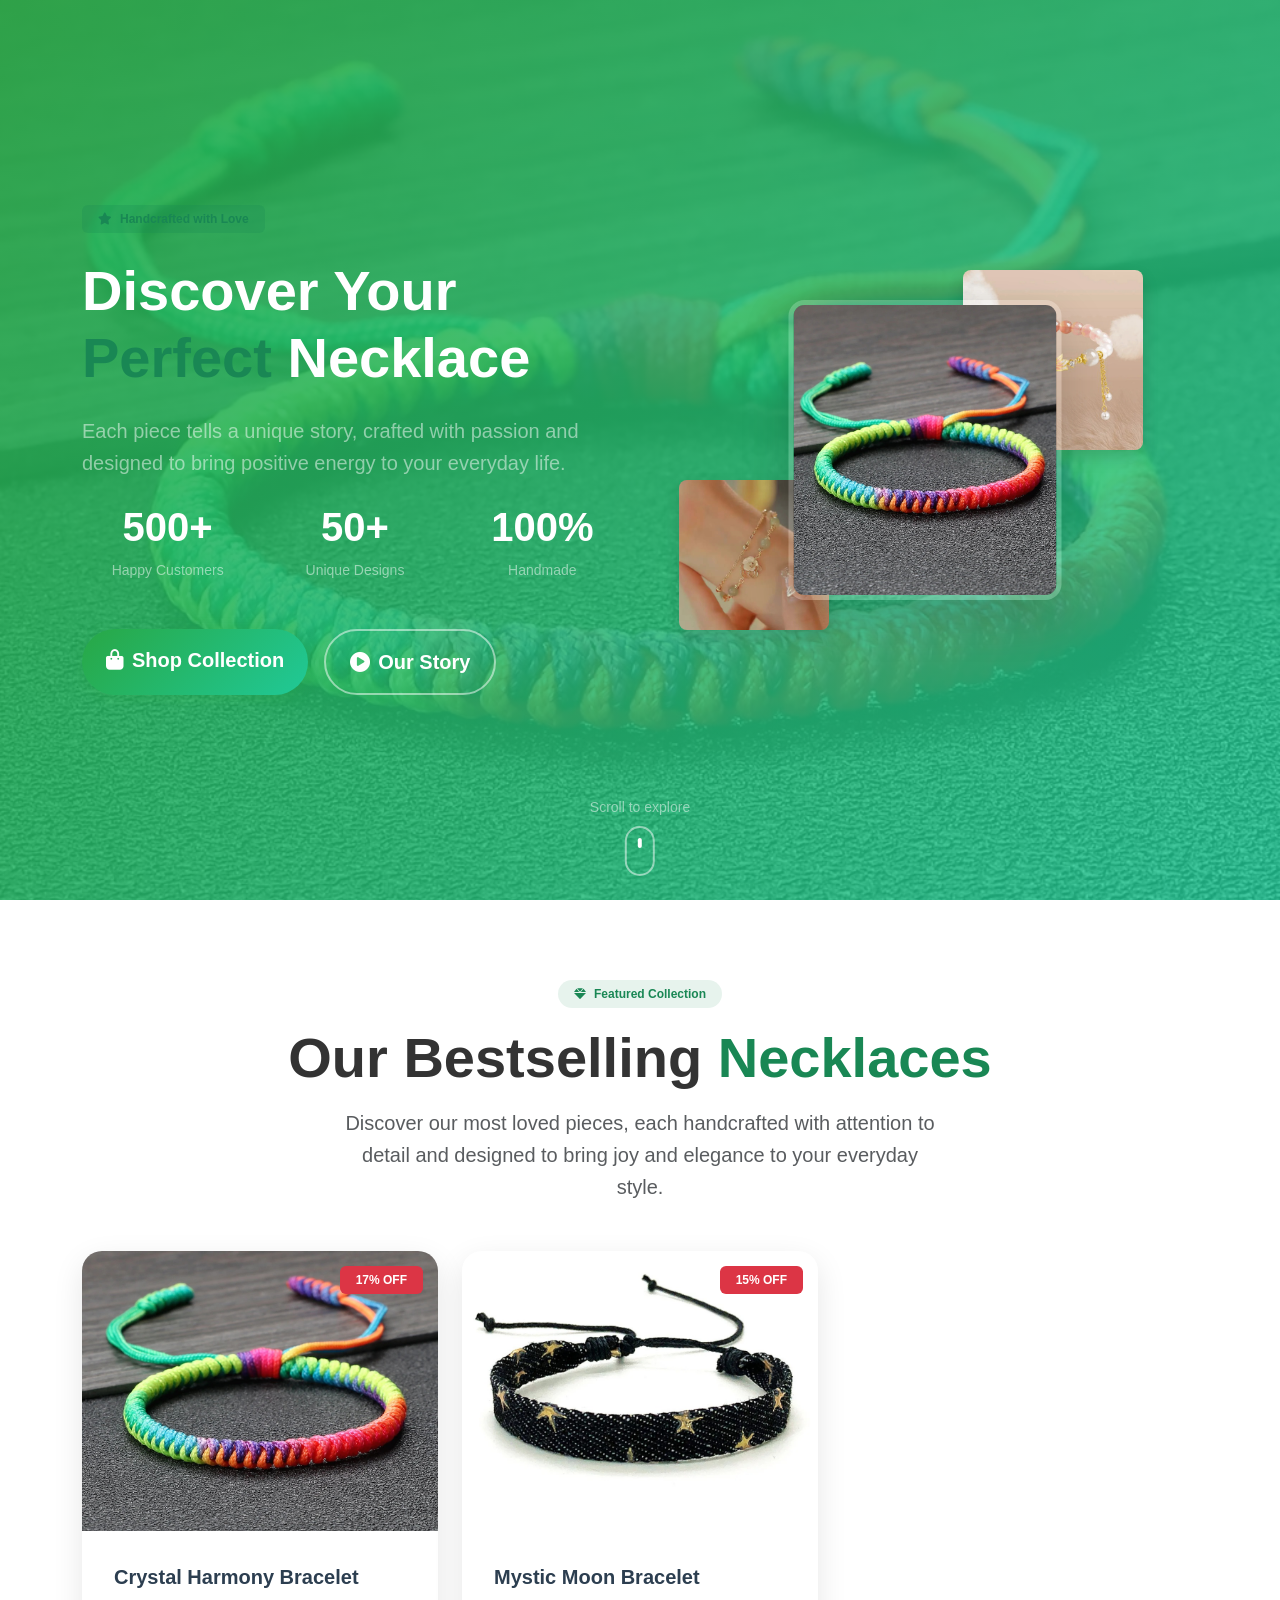
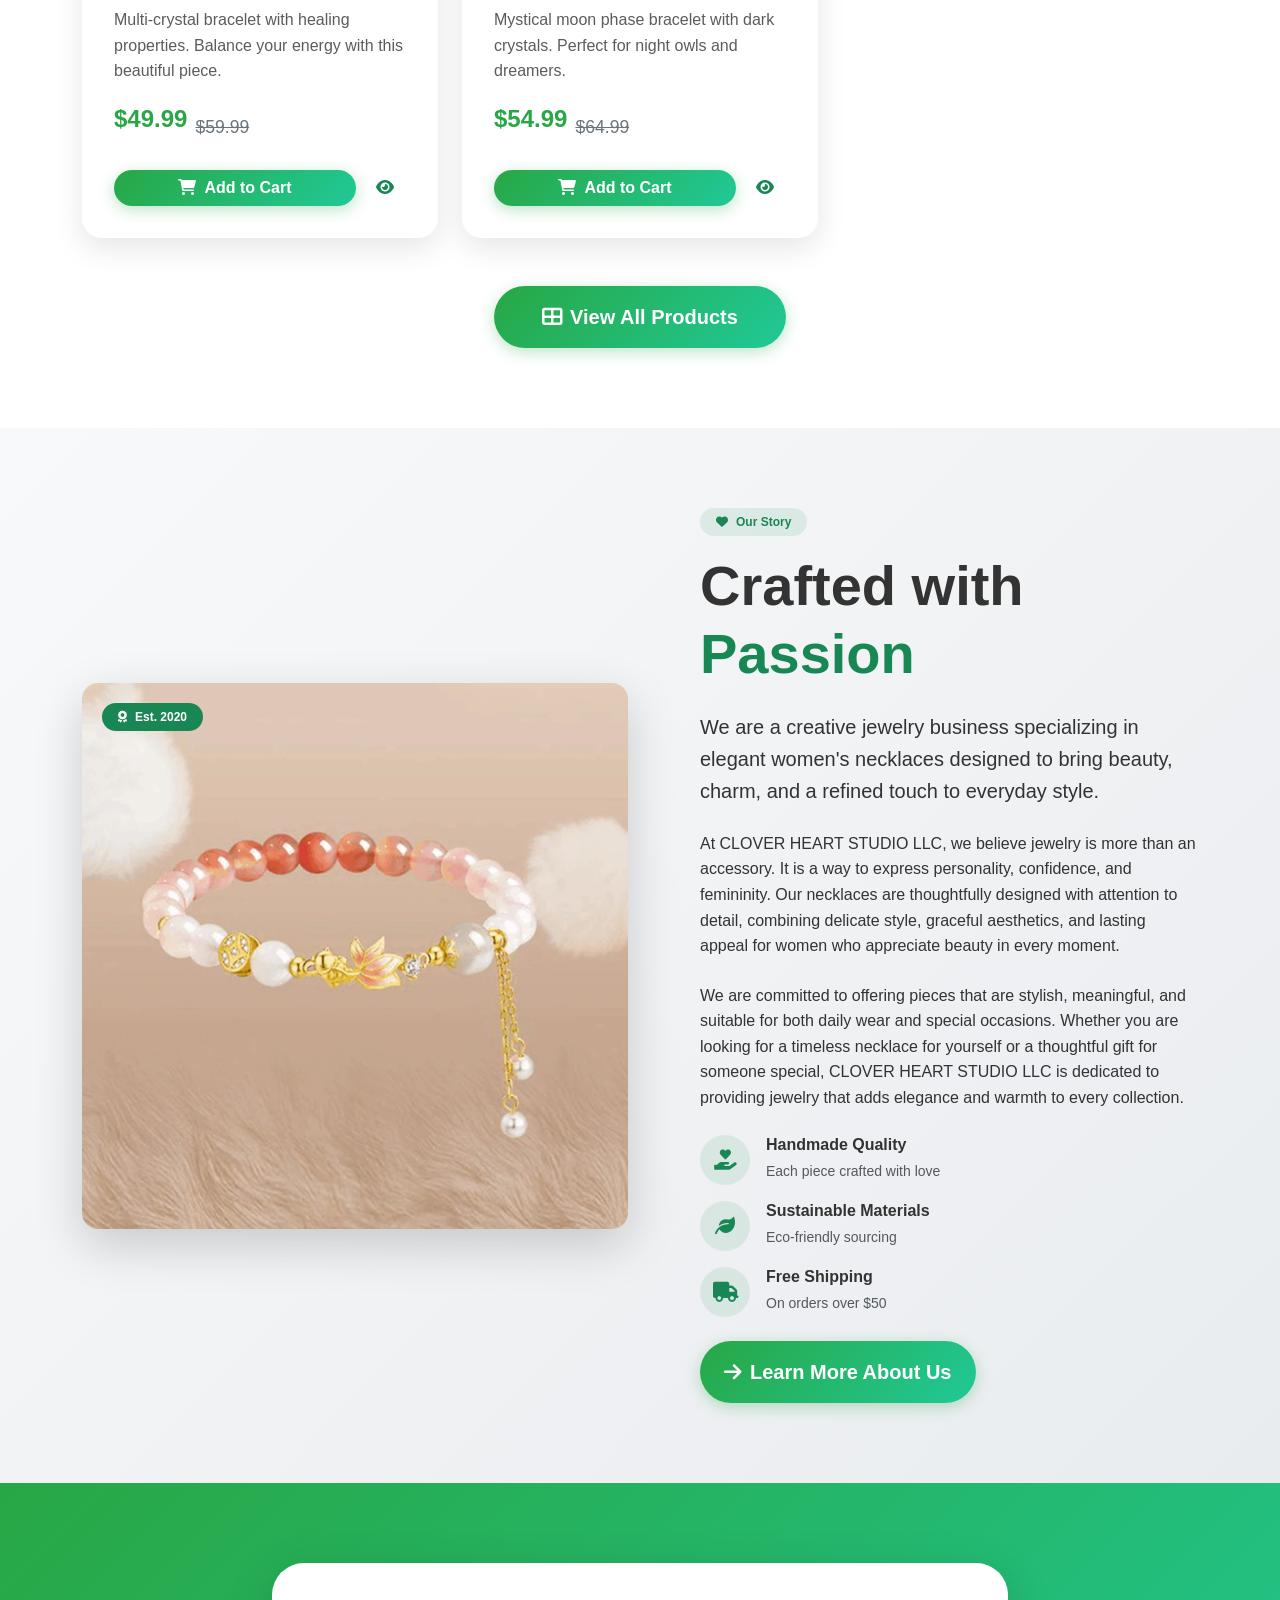
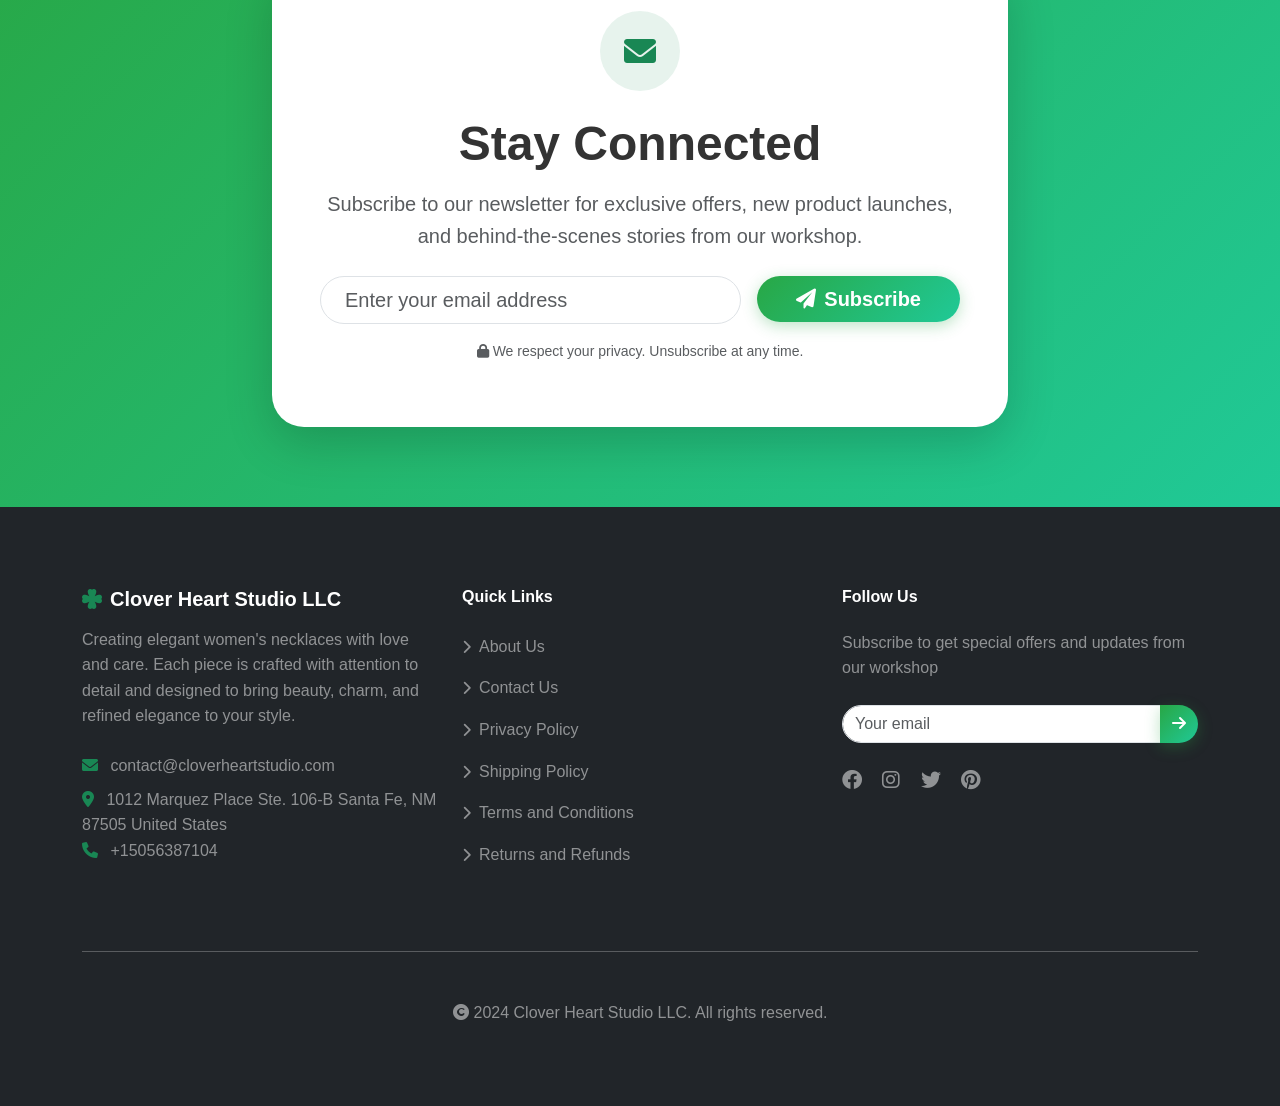
<file: index.html>
<!DOCTYPE html>
<html lang="en">
<head>
    <meta charset="UTF-8">
    <meta name="viewport" content="width=device-width, initial-scale=1.0">
    <title>Clover Heart Studio LLC - Elegant Women's Necklaces</title>
    <link href="https://cdn.jsdelivr.net/npm/bootstrap@5.3.0/dist/css/bootstrap.min.css" rel="stylesheet">
    <link href="https://cdnjs.cloudflare.com/ajax/libs/font-awesome/6.0.0/css/all.min.css" rel="stylesheet">
    <link href="styles.css" rel="stylesheet">
</head>
<body class="bg-light">
    <!-- Modern Navigation -->
    <nav class="navbar navbar-expand-lg navbar-dark bg-transparent position-absolute top-0 start-0 end-0 z-index-1000">
        <div class="container">
            <a class="navbar-brand fw-bold text-white" href="index.html">
                <i class="fas fa-clover me-2"></i>Clover Heart Studio
            </a>
            <button class="navbar-toggler" type="button" data-bs-toggle="collapse" data-bs-target="#navbarNav">
                <span class="navbar-toggler-icon"></span>
            </button>
            <div class="collapse navbar-collapse" id="navbarNav">
                <ul class="navbar-nav ms-auto">
                    <li class="nav-item">
                        <a class="nav-link text-white" href="index.html">Home</a>
                    </li>
                    <li class="nav-item">
                        <a class="nav-link text-white" href="products.html">Products</a>
                    </li>
                    <li class="nav-item">
                        <a class="nav-link text-white" href="about.html">About Us</a>
                    </li>
                    <li class="nav-item">
                        <a class="nav-link text-white" href="contact.html">Contact Us</a>
                    </li>
                </ul>
                <div class="d-flex ms-lg-3">
                    <a href="cart.html" class="btn btn-outline-light position-relative">
                        <i class="fas fa-shopping-cart"></i> Cart
                        <span class="position-absolute top-0 start-100 translate-middle badge rounded-pill bg-danger" id="cart-count">0</span>
                    </a>
                </div>
            </div>
        </div>
    </nav>

    <!-- Modern Hero Section -->
    <section class="hero-modern min-vh-100 d-flex align-items-center position-relative overflow-hidden">
        <div class="hero-background position-absolute top-0 start-0 end-0 bottom-0">
            <div class="hero-overlay"></div>
        </div>
        <div class="container position-relative z-2">
            <div class="row align-items-center min-vh-100">
                <div class="col-lg-6 hero-content">
                    <div class="hero-badge mb-4">
                        <span class="badge bg-success bg-opacity-25 text-success px-3 py-2">
                            <i class="fas fa-star me-2"></i>Handcrafted with Love
                        </span>
                    </div>
                    <h1 class="display-2 fw-bold mb-4 text-white hero-title">
                        Discover Your <span class="text-success">Perfect</span> Necklace
                    </h1>
                    <p class="lead mb-4 text-white-50 hero-subtitle">
                        Each piece tells a unique story, crafted with passion and designed to bring positive energy to your everyday life.
                    </p>
                    <div class="hero-stats mb-5">
                        <div class="row g-3">
                            <div class="col-4">
                                <div class="stat-item text-center">
                                    <h3 class="text-white fw-bold">500+</h3>
                                    <p class="text-white-50 small mb-0">Happy Customers</p>
                                </div>
                            </div>
                            <div class="col-4">
                                <div class="stat-item text-center">
                                    <h3 class="text-white fw-bold">50+</h3>
                                    <p class="text-white-50 small mb-0">Unique Designs</p>
                                </div>
                            </div>
                            <div class="col-4">
                                <div class="stat-item text-center">
                                    <h3 class="text-white fw-bold">100%</h3>
                                    <p class="text-white-50 small mb-0">Handmade</p>
                                </div>
                            </div>
                        </div>
                    </div>
                    <div class="hero-buttons d-flex flex-wrap gap-3">
                        <a href="products.html" class="btn btn-success btn-lg px-4 py-3 rounded-pill">
                            <i class="fas fa-shopping-bag me-2"></i>Shop Collection
                        </a>
                        <a href="about.html" class="btn btn-outline-light btn-lg px-4 py-3 rounded-pill">
                            <i class="fas fa-play-circle me-2"></i>Our Story
                        </a>
                    </div>
                </div>
                <div class="col-lg-6">
                    <div class="hero-showcase">
                        <div class="showcase-grid">
                            <div class="showcase-main">
                                <img src="Products/3/main-image-1.jpeg" alt="Featured Bracelet" class="img-fluid rounded-4 shadow-lg main-image">
                            </div>
                            <div class="showcase-floating">
                                <img src="Products/4/main-image-1.jpeg" alt="Collection" class="img-fluid rounded-3 shadow floating-image-1">
                            </div>
                            <div class="showcase-floating-2">
                                <img src="Products/2/variant-image-1.jpeg" alt="Design" class="img-fluid rounded-3 shadow floating-image-2">
                            </div>
                        </div>
                    </div>
                </div>
            </div>
        </div>
        <div class="scroll-indicator position-absolute bottom-0 start-50 translate-middle-x mb-4">
            <div class="scroll-text text-white-50 small mb-2">Scroll to explore</div>
            <div class="scroll-mouse">
                <div class="scroll-wheel"></div>
            </div>
        </div>
    </section>

    <!-- Modern Featured Products -->
    <section class="py-7 bg-white">
        <div class="container">
            <div class="text-center mb-5">
                <div class="section-badge mb-3">
                    <span class="badge bg-success bg-opacity-10 text-success px-3 py-2 rounded-pill">
                        <i class="fas fa-gem me-2"></i>Featured Collection
                    </span>
                </div>
                <h2 class="display-4 fw-bold mb-3">Our Bestselling <span class="text-success">Necklaces</span></h2>
                <p class="lead text-muted mx-auto" style="max-width: 600px;">
                    Discover our most loved pieces, each handcrafted with attention to detail and designed to bring joy and elegance to your everyday style.
                </p>
            </div>
            <div class="row g-4" id="featured-products">
                <!-- Products will be loaded here -->
            </div>
            <div class="text-center mt-5">
                <a href="products.html" class="btn btn-success btn-lg px-5 py-3 rounded-pill">
                    <i class="fas fa-th-large me-2"></i>View All Products
                </a>
            </div>
        </div>
    </section>

    <!-- Modern About Preview -->
    <section class="py-7 bg-gradient-light">
        <div class="container">
            <div class="row align-items-center">
                <div class="col-lg-6 mb-4 mb-lg-0">
                    <div class="about-image position-relative">
                        <img src="Products/4/main-image-1.jpeg" alt="Our Workshop" class="img-fluid rounded-4 shadow-lg">
                        <div class="about-badge position-absolute top-20 start-20">
                            <div class="badge bg-success text-white px-3 py-2 rounded-pill">
                                <i class="fas fa-award me-2"></i>Est. 2020
                            </div>
                        </div>
                    </div>
                </div>
                <div class="col-lg-6">
                    <div class="about-content ps-lg-5">
                        <div class="section-badge mb-3">
                            <span class="badge bg-success bg-opacity-10 text-success px-3 py-2 rounded-pill">
                                <i class="fas fa-heart me-2"></i>Our Story
                            </span>
                        </div>
                        <h2 class="display-4 fw-bold mb-4">Crafted with <span class="text-success">Passion</span></h2>
                        <p class="lead mb-4">
                            We are a creative jewelry business specializing in elegant women's necklaces designed to bring beauty, charm, and a refined touch to everyday style.
                        </p>
                        <p class="mb-4">
                            At CLOVER HEART STUDIO LLC, we believe jewelry is more than an accessory. It is a way to express personality, confidence, and femininity. Our necklaces are thoughtfully designed with attention to detail, combining delicate style, graceful aesthetics, and lasting appeal for women who appreciate beauty in every moment.
                        </p>
                        <p class="mb-4">
                            We are committed to offering pieces that are stylish, meaningful, and suitable for both daily wear and special occasions. Whether you are looking for a timeless necklace for yourself or a thoughtful gift for someone special, CLOVER HEART STUDIO LLC is dedicated to providing jewelry that adds elegance and warmth to every collection.
                        </p>
                        <div class="features-grid mb-4">
                            <div class="feature-item d-flex align-items-center mb-3">
                                <div class="feature-icon bg-success bg-opacity-10 rounded-circle p-3 me-3">
                                    <i class="fas fa-hand-holding-heart text-success"></i>
                                </div>
                                <div>
                                    <h6 class="mb-1 fw-bold">Handmade Quality</h6>
                                    <small class="text-muted">Each piece crafted with love</small>
                                </div>
                            </div>
                            <div class="feature-item d-flex align-items-center mb-3">
                                <div class="feature-icon bg-success bg-opacity-10 rounded-circle p-3 me-3">
                                    <i class="fas fa-leaf text-success"></i>
                                </div>
                                <div>
                                    <h6 class="mb-1 fw-bold">Sustainable Materials</h6>
                                    <small class="text-muted">Eco-friendly sourcing</small>
                                </div>
                            </div>
                            <div class="feature-item d-flex align-items-center">
                                <div class="feature-icon bg-success bg-opacity-10 rounded-circle p-3 me-3">
                                    <i class="fas fa-truck text-success"></i>
                                </div>
                                <div>
                                    <h6 class="mb-1 fw-bold">Free Shipping</h6>
                                    <small class="text-muted">On orders over $50</small>
                                </div>
                            </div>
                        </div>
                        <a href="about.html" class="btn btn-success btn-lg px-4 py-3 rounded-pill">
                            <i class="fas fa-arrow-right me-2"></i>Learn More About Us
                        </a>
                    </div>
                </div>
            </div>
        </div>
    </section>

    <!-- Modern Newsletter -->
    <section class="py-7 bg-gradient-success">
        <div class="container">
            <div class="row">
                <div class="col-lg-8 mx-auto">
                    <div class="newsletter-card bg-white rounded-5 shadow-lg p-5 text-center">
                        <div class="newsletter-icon mb-4">
                            <div class="icon-circle bg-success bg-opacity-10 rounded-circle p-4 d-inline-block">
                                <i class="fas fa-envelope text-success fa-2x"></i>
                            </div>
                        </div>
                        <h3 class="display-5 fw-bold mb-3">Stay Connected</h3>
                        <p class="lead text-muted mb-4">
                            Subscribe to our newsletter for exclusive offers, new product launches, and behind-the-scenes stories from our workshop.
                        </p>
                        <form class="row g-3 justify-content-center" id="newsletter-form">
                            <div class="col-md-8">
                                <input type="email" class="form-control form-control-lg rounded-pill px-4" placeholder="Enter your email address" required>
                            </div>
                            <div class="col-md-4">
                                <button type="submit" class="btn btn-success btn-lg rounded-pill px-4 w-100">
                                    <i class="fas fa-paper-plane me-2"></i>Subscribe
                                </button>
                            </div>
                        </form>
                        <p class="small text-muted mt-3">
                            <i class="fas fa-lock me-1"></i>We respect your privacy. Unsubscribe at any time.
                        </p>
                    </div>
                </div>
            </div>
        </div>
    </section>

    <!-- Modern Footer -->
    <footer class="bg-dark text-white py-7">
        <div class="container">
            <div class="row">
                <div class="col-lg-4 mb-4">
                    <div class="footer-brand">
                        <h5 class="fw-bold mb-3">
                            <i class="fas fa-clover text-success me-2"></i>Clover Heart Studio LLC
                        </h5>
                        <p class="mb-4 text-white-50">
                            Creating elegant women's necklaces with love and care. Each piece is crafted with attention to detail and designed to bring beauty, charm, and refined elegance to your style.
                        </p>
                        <div class="contact-info">
                            <div class="contact-item mb-2">
                                <i class="fas fa-envelope text-success me-2"></i>
                                <span class="text-white-50">contact@cloverheartstudio.com</span>
                            </div>
                            <div class="contact-item">
                                <i class="fas fa-map-marker-alt text-success me-2"></i>
                                <span class="text-white-50">1012 Marquez Place Ste. 106-B Santa Fe, NM 87505 United States</span>
                            </div>
                            <div class="contact-item">
                                <i class="fas fa-phone text-success me-2"></i>
                                <span class="text-white-50">+15056387104</span>
                            </div>
                        </div>
                    </div>
                </div>
                <div class="col-lg-4 mb-4">
                    <h6 class="fw-bold mb-4">Quick Links</h6>
                    <div class="footer-links">
                        <a href="about.html" class="footer-link d-block mb-2 text-white-50 text-decoration-none">
                            <i class="fas fa-chevron-right me-2 small"></i>About Us
                        </a>
                        <a href="contact.html" class="footer-link d-block mb-2 text-white-50 text-decoration-none">
                            <i class="fas fa-chevron-right me-2 small"></i>Contact Us
                        </a>
                        <a href="privacy-policy.html" class="footer-link d-block mb-2 text-white-50 text-decoration-none">
                            <i class="fas fa-chevron-right me-2 small"></i>Privacy Policy
                        </a>
                        <a href="shipping-policy.html" class="footer-link d-block mb-2 text-white-50 text-decoration-none">
                            <i class="fas fa-chevron-right me-2 small"></i>Shipping Policy
                        </a>
                        <a href="terms-conditions.html" class="footer-link d-block mb-2 text-white-50 text-decoration-none">
                            <i class="fas fa-chevron-right me-2 small"></i>Terms and Conditions
                        </a>
                        <a href="returns-refunds.html" class="footer-link d-block mb-2 text-white-50 text-decoration-none">
                            <i class="fas fa-chevron-right me-2 small"></i>Returns and Refunds
                        </a>
                    </div>
                </div>
                <div class="col-lg-4 mb-4">
                    <h6 class="fw-bold mb-4">Follow Us</h6>
                    <p class="text-white-50 mb-4">
                        Subscribe to get special offers and updates from our workshop
                    </p>
                    <form class="newsletter-form mb-4" id="footer-newsletter-form">
                        <div class="input-group">
                            <input type="email" class="form-control rounded-start-pill" placeholder="Your email" required>
                            <button class="btn btn-success rounded-end-pill" type="submit">
                                <i class="fas fa-arrow-right"></i>
                            </button>
                        </div>
                    </form>
                    <div class="social-links">
                        <a href="#" class="social-link text-white-50 me-3">
                            <i class="fab fa-facebook fa-lg"></i>
                        </a>
                        <a href="#" class="social-link text-white-50 me-3">
                            <i class="fab fa-instagram fa-lg"></i>
                        </a>
                        <a href="#" class="social-link text-white-50 me-3">
                            <i class="fab fa-twitter fa-lg"></i>
                        </a>
                        <a href="#" class="social-link text-white-50">
                            <i class="fab fa-pinterest fa-lg"></i>
                        </a>
                    </div>
                </div>
            </div>
            <hr class="bg-white-10 my-5">
            <div class="text-center">
                <p class="mb-0 text-white-50">
                    <i class="fas fa-copyright me-1"></i>2024 Clover Heart Studio LLC. All rights reserved.
                </p>
            </div>
        </div>
    </footer>

    <script src="https://cdn.jsdelivr.net/npm/bootstrap@5.3.0/dist/js/bootstrap.bundle.min.js"></script>
    <script src="script.js"></script>
</body>
</html>
</file>
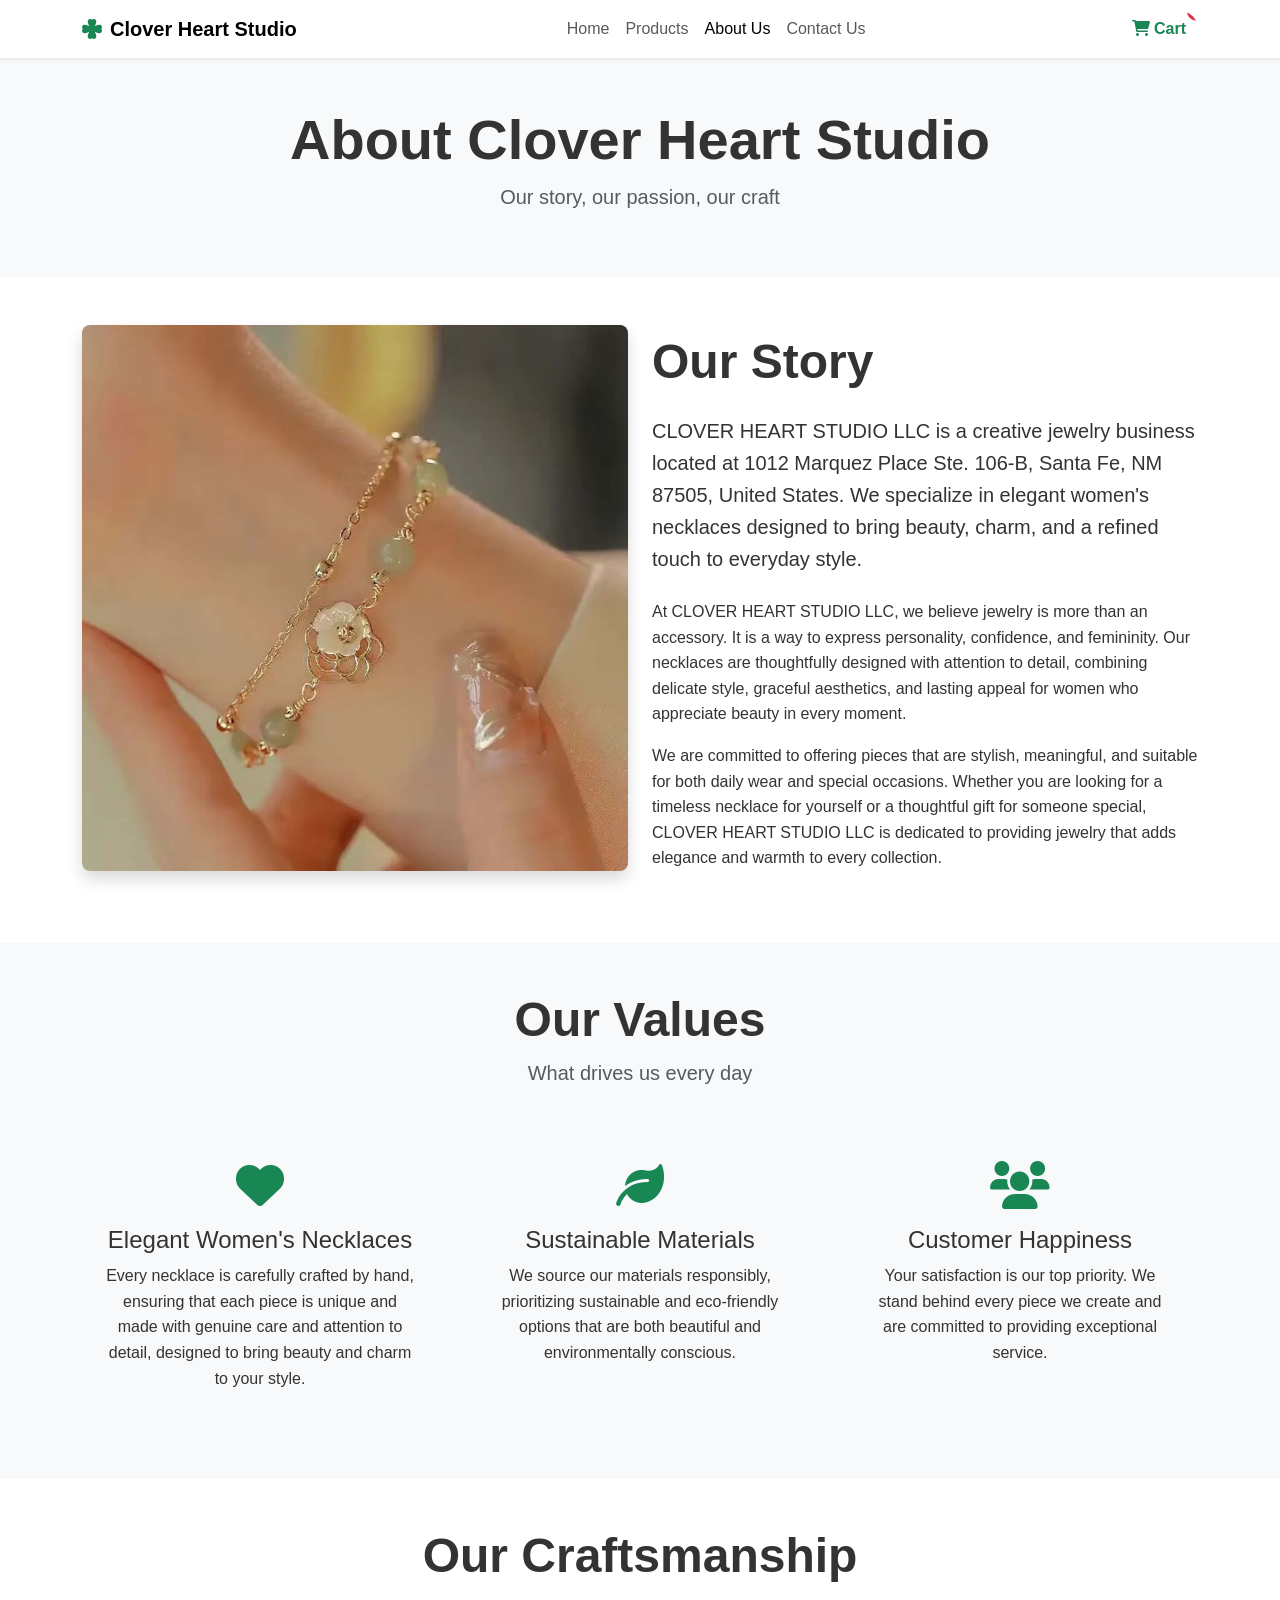
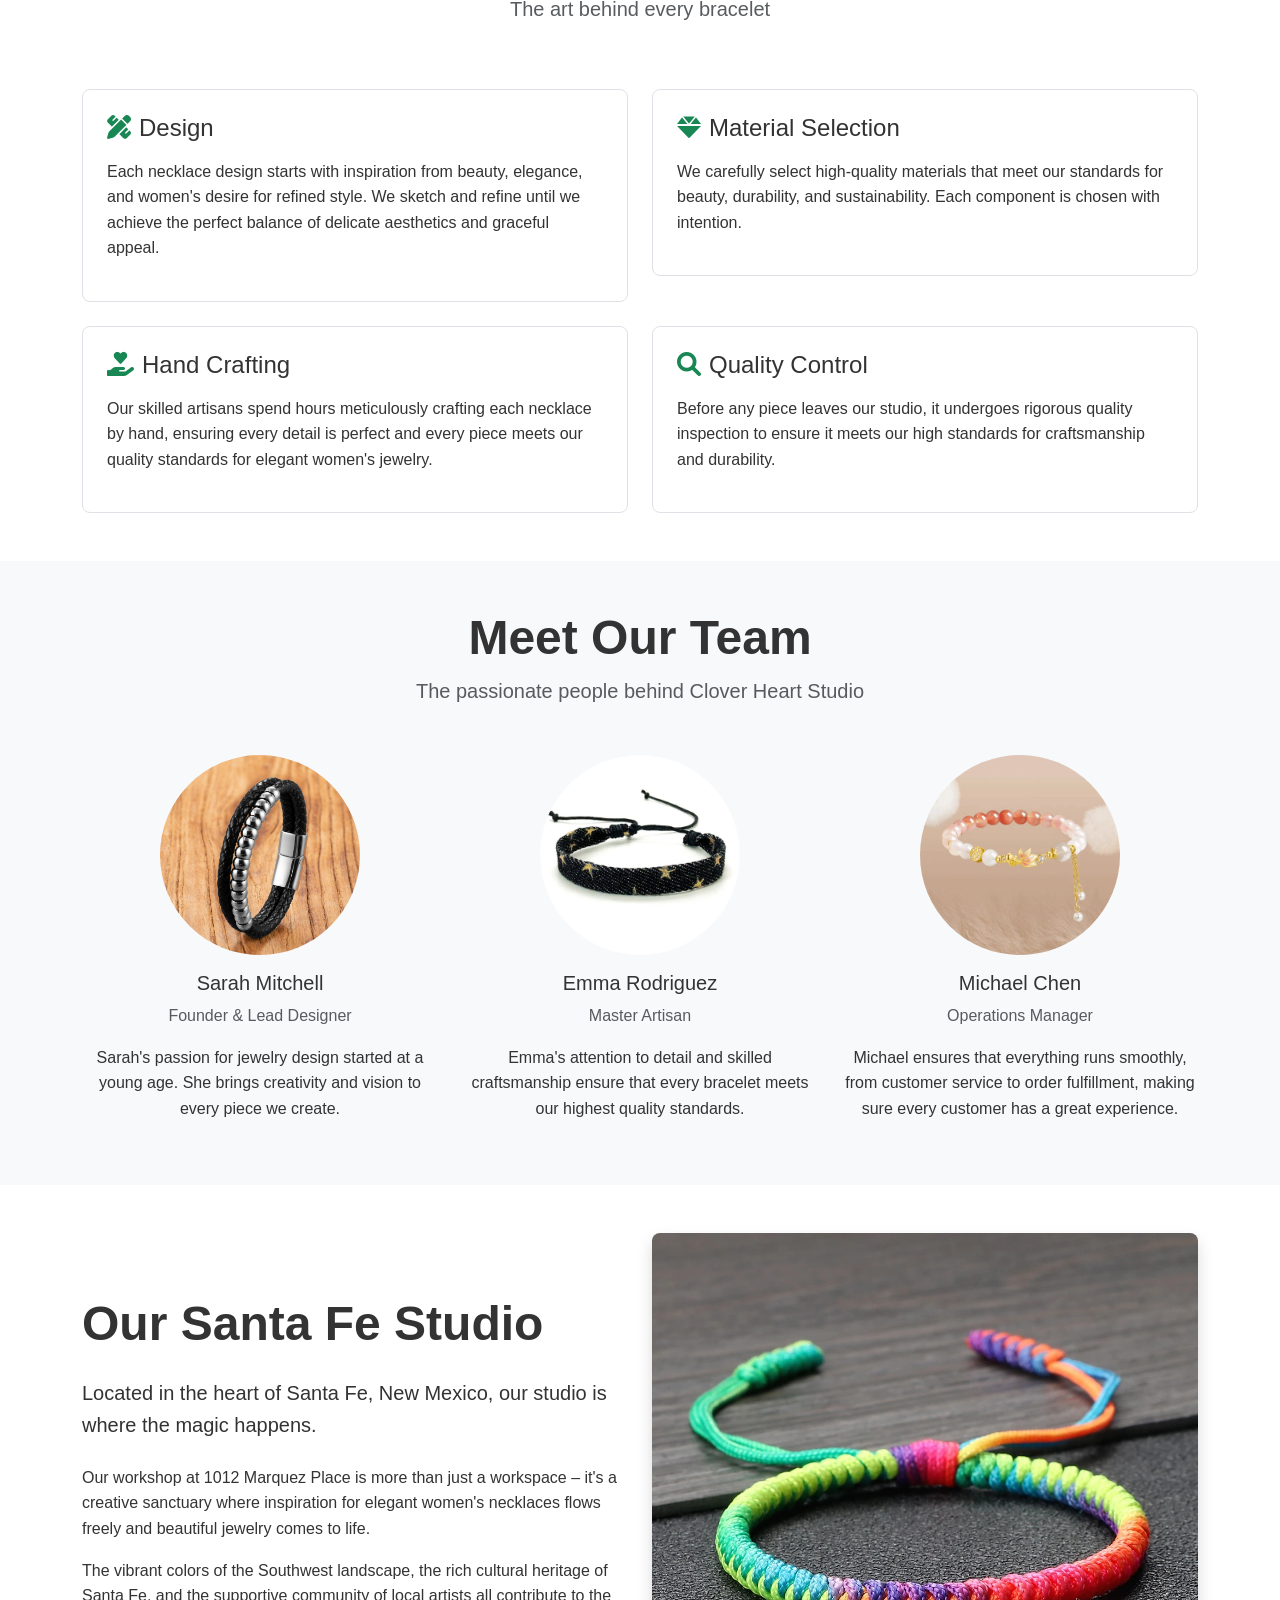
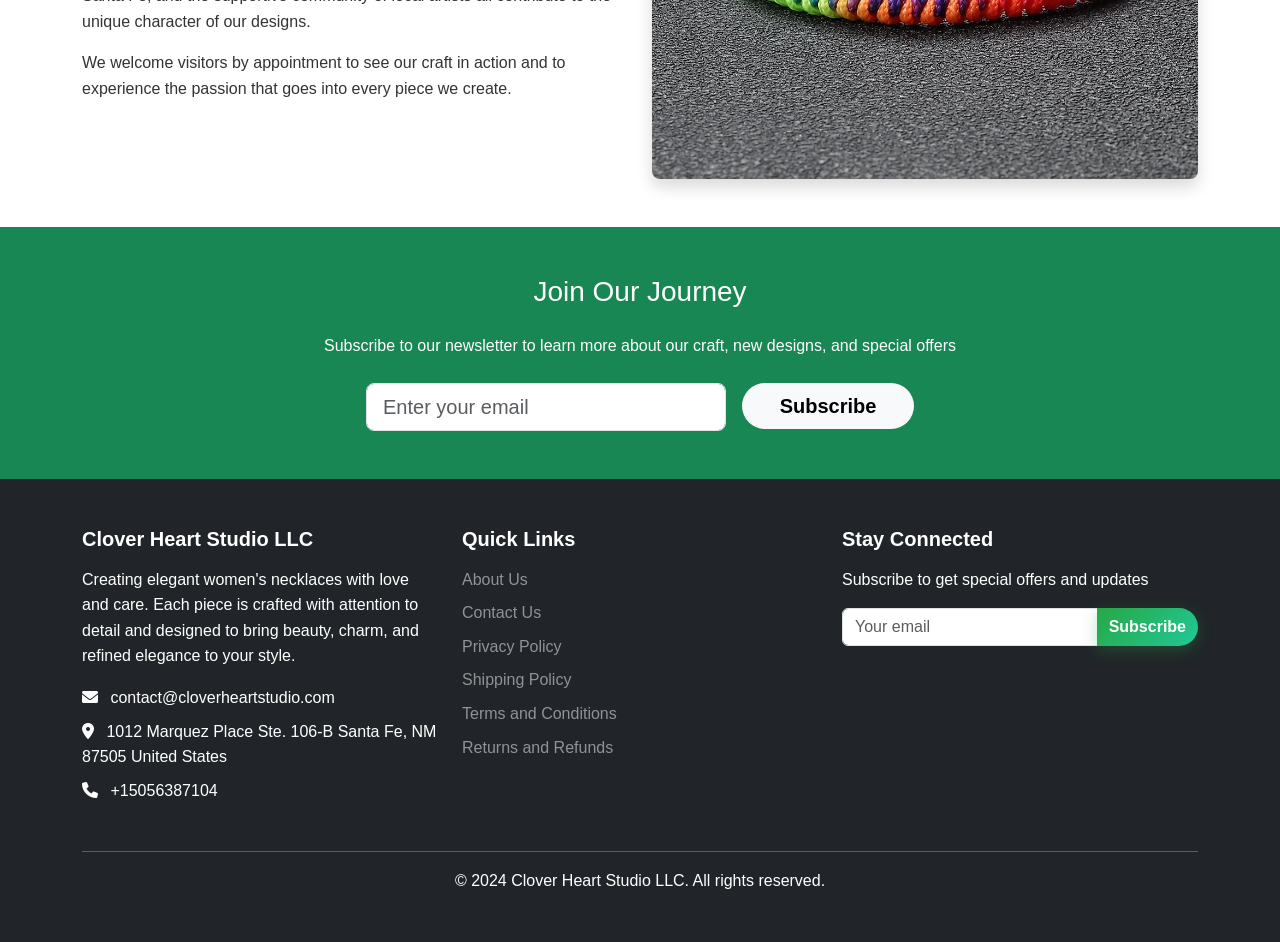
<file: about.html>
<!DOCTYPE html>
<html lang="en">
<head>
    <meta charset="UTF-8">
    <meta name="viewport" content="width=device-width, initial-scale=1.0">
    <title>About Us - Clover Heart Studio LLC</title>
    <link href="https://cdn.jsdelivr.net/npm/bootstrap@5.3.0/dist/css/bootstrap.min.css" rel="stylesheet">
    <link href="https://cdnjs.cloudflare.com/ajax/libs/font-awesome/6.0.0/css/all.min.css" rel="stylesheet">
    <link href="styles.css" rel="stylesheet">
</head>
<body>
    <!-- Navigation -->
    <nav class="navbar navbar-expand-lg navbar-light bg-white shadow-sm sticky-top">
        <div class="container">
            <a class="navbar-brand fw-bold" href="index.html">
                <i class="fas fa-clover text-success me-2"></i>Clover Heart Studio
            </a>
            <button class="navbar-toggler" type="button" data-bs-toggle="collapse" data-bs-target="#navbarNav">
                <span class="navbar-toggler-icon"></span>
            </button>
            <div class="collapse navbar-collapse" id="navbarNav">
                <ul class="navbar-nav mx-auto">
                    <li class="nav-item">
                        <a class="nav-link" href="index.html">Home</a>
                    </li>
                    <li class="nav-item">
                        <a class="nav-link" href="products.html">Products</a>
                    </li>
                    <li class="nav-item">
                        <a class="nav-link active" href="about.html">About Us</a>
                    </li>
                    <li class="nav-item">
                        <a class="nav-link" href="contact.html">Contact Us</a>
                    </li>
                </ul>
                <div class="d-flex">
                    <a href="cart.html" class="btn btn-outline-success position-relative">
                        <i class="fas fa-shopping-cart"></i> Cart
                        <span class="position-absolute top-0 start-100 translate-middle badge rounded-pill bg-danger" id="cart-count">0</span>
                    </a>
                </div>
            </div>
        </div>
    </nav>

    <!-- Page Header -->
    <section class="py-5 bg-light">
        <div class="container">
            <div class="text-center">
                <h1 class="display-4 fw-bold">About Clover Heart Studio</h1>
                <p class="lead text-muted">Our story, our passion, our craft</p>
            </div>
        </div>
    </section>

    <!-- Our Story -->
    <section class="py-5">
        <div class="container">
            <div class="row align-items-center">
                <div class="col-lg-6 mb-4">
                    <img src="Products/2/variant-image-1.jpeg" alt="Our Workshop" class="img-fluid rounded-3 shadow">
                </div>
                <div class="col-lg-6">
                    <h2 class="display-5 fw-bold mb-4">Our Story</h2>
                    <p class="lead mb-4">CLOVER HEART STUDIO LLC is a creative jewelry business located at 1012 Marquez Place Ste. 106-B, Santa Fe, NM 87505, United States. We specialize in elegant women's necklaces designed to bring beauty, charm, and a refined touch to everyday style.</p>
                    <p class="mb-3">At CLOVER HEART STUDIO LLC, we believe jewelry is more than an accessory. It is a way to express personality, confidence, and femininity. Our necklaces are thoughtfully designed with attention to detail, combining delicate style, graceful aesthetics, and lasting appeal for women who appreciate beauty in every moment.</p>
                    <p class="mb-3">We are committed to offering pieces that are stylish, meaningful, and suitable for both daily wear and special occasions. Whether you are looking for a timeless necklace for yourself or a thoughtful gift for someone special, CLOVER HEART STUDIO LLC is dedicated to providing jewelry that adds elegance and warmth to every collection.</p>
                </div>
            </div>
        </div>
    </section>

    <!-- Our Values -->
    <section class="py-5 bg-light">
        <div class="container">
            <div class="text-center mb-5">
                <h2 class="display-5 fw-bold">Our Values</h2>
                <p class="lead text-muted">What drives us every day</p>
            </div>
            <div class="row g-4">
                <div class="col-md-4 text-center">
                    <div class="value-card p-4">
                        <div class="mb-3">
                            <i class="fas fa-heart fa-3x text-success"></i>
                        </div>
                        <h4>Elegant Women's Necklaces</h4>
                        <p>Every necklace is carefully crafted by hand, ensuring that each piece is unique and made with genuine care and attention to detail, designed to bring beauty and charm to your style.</p>
                    </div>
                </div>
                <div class="col-md-4 text-center">
                    <div class="value-card p-4">
                        <div class="mb-3">
                            <i class="fas fa-leaf fa-3x text-success"></i>
                        </div>
                        <h4>Sustainable Materials</h4>
                        <p>We source our materials responsibly, prioritizing sustainable and eco-friendly options that are both beautiful and environmentally conscious.</p>
                    </div>
                </div>
                <div class="col-md-4 text-center">
                    <div class="value-card p-4">
                        <div class="mb-3">
                            <i class="fas fa-users fa-3x text-success"></i>
                        </div>
                        <h4>Customer Happiness</h4>
                        <p>Your satisfaction is our top priority. We stand behind every piece we create and are committed to providing exceptional service.</p>
                    </div>
                </div>
            </div>
        </div>
    </section>

    <!-- Our Craftsmanship -->
    <section class="py-5">
        <div class="container">
            <div class="row">
                <div class="col-lg-8 mx-auto text-center mb-5">
                    <h2 class="display-5 fw-bold">Our Craftsmanship</h2>
                    <p class="lead text-muted">The art behind every bracelet</p>
                </div>
            </div>
            <div class="row g-4">
                <div class="col-md-6">
                    <div class="craft-process p-4 border rounded-3">
                        <h4 class="mb-3"><i class="fas fa-pencil-ruler text-success me-2"></i>Design</h4>
                        <p>Each necklace design starts with inspiration from beauty, elegance, and women's desire for refined style. We sketch and refine until we achieve the perfect balance of delicate aesthetics and graceful appeal.</p>
                    </div>
                </div>
                <div class="col-md-6">
                    <div class="craft-process p-4 border rounded-3">
                        <h4 class="mb-3"><i class="fas fa-gem text-success me-2"></i>Material Selection</h4>
                        <p>We carefully select high-quality materials that meet our standards for beauty, durability, and sustainability. Each component is chosen with intention.</p>
                    </div>
                </div>
                <div class="col-md-6">
                    <div class="craft-process p-4 border rounded-3">
                        <h4 class="mb-3"><i class="fas fa-hand-holding-heart text-success me-2"></i>Hand Crafting</h4>
                        <p>Our skilled artisans spend hours meticulously crafting each necklace by hand, ensuring every detail is perfect and every piece meets our quality standards for elegant women's jewelry.</p>
                    </div>
                </div>
                <div class="col-md-6">
                    <div class="craft-process p-4 border rounded-3">
                        <h4 class="mb-3"><i class="fas fa-search text-success me-2"></i>Quality Control</h4>
                        <p>Before any piece leaves our studio, it undergoes rigorous quality inspection to ensure it meets our high standards for craftsmanship and durability.</p>
                    </div>
                </div>
            </div>
        </div>
    </section>

    <!-- Meet the Team -->
    <section class="py-5 bg-light">
        <div class="container">
            <div class="text-center mb-5">
                <h2 class="display-5 fw-bold">Meet Our Team</h2>
                <p class="lead text-muted">The passionate people behind Clover Heart Studio</p>
            </div>
            <div class="row g-4">
                <div class="col-md-4 text-center">
                    <div class="team-member">
                        <img src="Products/5/variant-image-1.jpeg" alt="Team Member" class="img-fluid rounded-circle mb-3" style="max-width: 200px;">
                        <h5>Sarah Mitchell</h5>
                        <p class="text-muted">Founder & Lead Designer</p>
                        <p>Sarah's passion for jewelry design started at a young age. She brings creativity and vision to every piece we create.</p>
                    </div>
                </div>
                <div class="col-md-4 text-center">
                    <div class="team-member">
                        <img src="Products/6/variant-image-1.jpeg" alt="Team Member" class="img-fluid rounded-circle mb-3" style="max-width: 200px;">
                        <h5>Emma Rodriguez</h5>
                        <p class="text-muted">Master Artisan</p>
                        <p>Emma's attention to detail and skilled craftsmanship ensure that every bracelet meets our highest quality standards.</p>
                    </div>
                </div>
                <div class="col-md-4 text-center">
                    <div class="team-member">
                        <img src="Products/4/main-image-1.jpeg" alt="Team Member" class="img-fluid rounded-circle mb-3" style="max-width: 200px;">
                        <h5>Michael Chen</h5>
                        <p class="text-muted">Operations Manager</p>
                        <p>Michael ensures that everything runs smoothly, from customer service to order fulfillment, making sure every customer has a great experience.</p>
                    </div>
                </div>
            </div>
        </div>
    </section>

    <!-- Our Studio -->
    <section class="py-5">
        <div class="container">
            <div class="row align-items-center">
                <div class="col-lg-6">
                    <h2 class="display-5 fw-bold mb-4">Our Santa Fe Studio</h2>
                    <p class="lead mb-4">Located in the heart of Santa Fe, New Mexico, our studio is where the magic happens.</p>
                    <p class="mb-3">Our workshop at 1012 Marquez Place is more than just a workspace – it's a creative sanctuary where inspiration for elegant women's necklaces flows freely and beautiful jewelry comes to life.</p>
                    <p class="mb-3">The vibrant colors of the Southwest landscape, the rich cultural heritage of Santa Fe, and the supportive community of local artists all contribute to the unique character of our designs.</p>
                    <p>We welcome visitors by appointment to see our craft in action and to experience the passion that goes into every piece we create.</p>
                </div>
                <div class="col-lg-6">
                    <img src="Products/3/main-image-2.jpeg" alt="Our Studio" class="img-fluid rounded-3 shadow">
                </div>
            </div>
        </div>
    </section>

    <!-- Newsletter -->
    <section class="py-5 bg-success text-white">
        <div class="container">
            <div class="row">
                <div class="col-lg-8 mx-auto text-center">
                    <h3 class="mb-4">Join Our Journey</h3>
                    <p class="mb-4">Subscribe to our newsletter to learn more about our craft, new designs, and special offers</p>
                    <form class="row g-3 justify-content-center" id="newsletter-form">
                        <div class="col-md-6">
                            <input type="email" class="form-control form-control-lg" placeholder="Enter your email" required>
                        </div>
                        <div class="col-md-3">
                            <button type="submit" class="btn btn-light btn-lg w-100">Subscribe</button>
                        </div>
                    </form>
                </div>
            </div>
        </div>
    </section>

    <!-- Footer -->
    <footer class="bg-dark text-white py-5">
        <div class="container">
            <div class="row">
                <div class="col-lg-4 mb-4">
                    <h5 class="fw-bold mb-3">Clover Heart Studio LLC</h5>
                    <p class="mb-3">Creating elegant women's necklaces with love and care. Each piece is crafted with attention to detail and designed to bring beauty, charm, and refined elegance to your style.</p>
                    <div class="contact-info">
                        <p class="mb-2"><i class="fas fa-envelope me-2"></i> contact@cloverheartstudio.com</p>
                        <p class="mb-2"><i class="fas fa-map-marker-alt me-2"></i> 1012 Marquez Place Ste. 106-B Santa Fe, NM 87505 United States</p>
                        <p class="mb-2"><i class="fas fa-phone me-2"></i> +15056387104</p>
                    </div>
                </div>
                <div class="col-lg-4 mb-4">
                    <h5 class="fw-bold mb-3">Quick Links</h5>
                    <ul class="list-unstyled">
                        <li class="mb-2"><a href="about.html" class="text-white-50 text-decoration-none">About Us</a></li>
                        <li class="mb-2"><a href="contact.html" class="text-white-50 text-decoration-none">Contact Us</a></li>
                        <li class="mb-2"><a href="privacy-policy.html" class="text-white-50 text-decoration-none">Privacy Policy</a></li>
                        <li class="mb-2"><a href="shipping-policy.html" class="text-white-50 text-decoration-none">Shipping Policy</a></li>
                        <li class="mb-2"><a href="terms-conditions.html" class="text-white-50 text-decoration-none">Terms and Conditions</a></li>
                        <li class="mb-2"><a href="returns-refunds.html" class="text-white-50 text-decoration-none">Returns and Refunds</a></li>
                    </ul>
                </div>
                <div class="col-lg-4 mb-4">
                    <h5 class="fw-bold mb-3">Stay Connected</h5>
                    <p class="mb-3">Subscribe to get special offers and updates</p>
                    <form class="newsletter-form" id="footer-newsletter-form">
                        <div class="input-group mb-3">
                            <input type="email" class="form-control" placeholder="Your email" required>
                            <button class="btn btn-success" type="submit">Subscribe</button>
                        </div>
                    </form>
                </div>
            </div>
            <hr class="bg-white-50">
            <div class="text-center">
                <p class="mb-0">&copy; 2024 Clover Heart Studio LLC. All rights reserved.</p>
            </div>
        </div>
    </footer>

    <script src="https://cdn.jsdelivr.net/npm/bootstrap@5.3.0/dist/js/bootstrap.bundle.min.js"></script>
    <script src="script.js"></script>
</body>
</html>
</file>
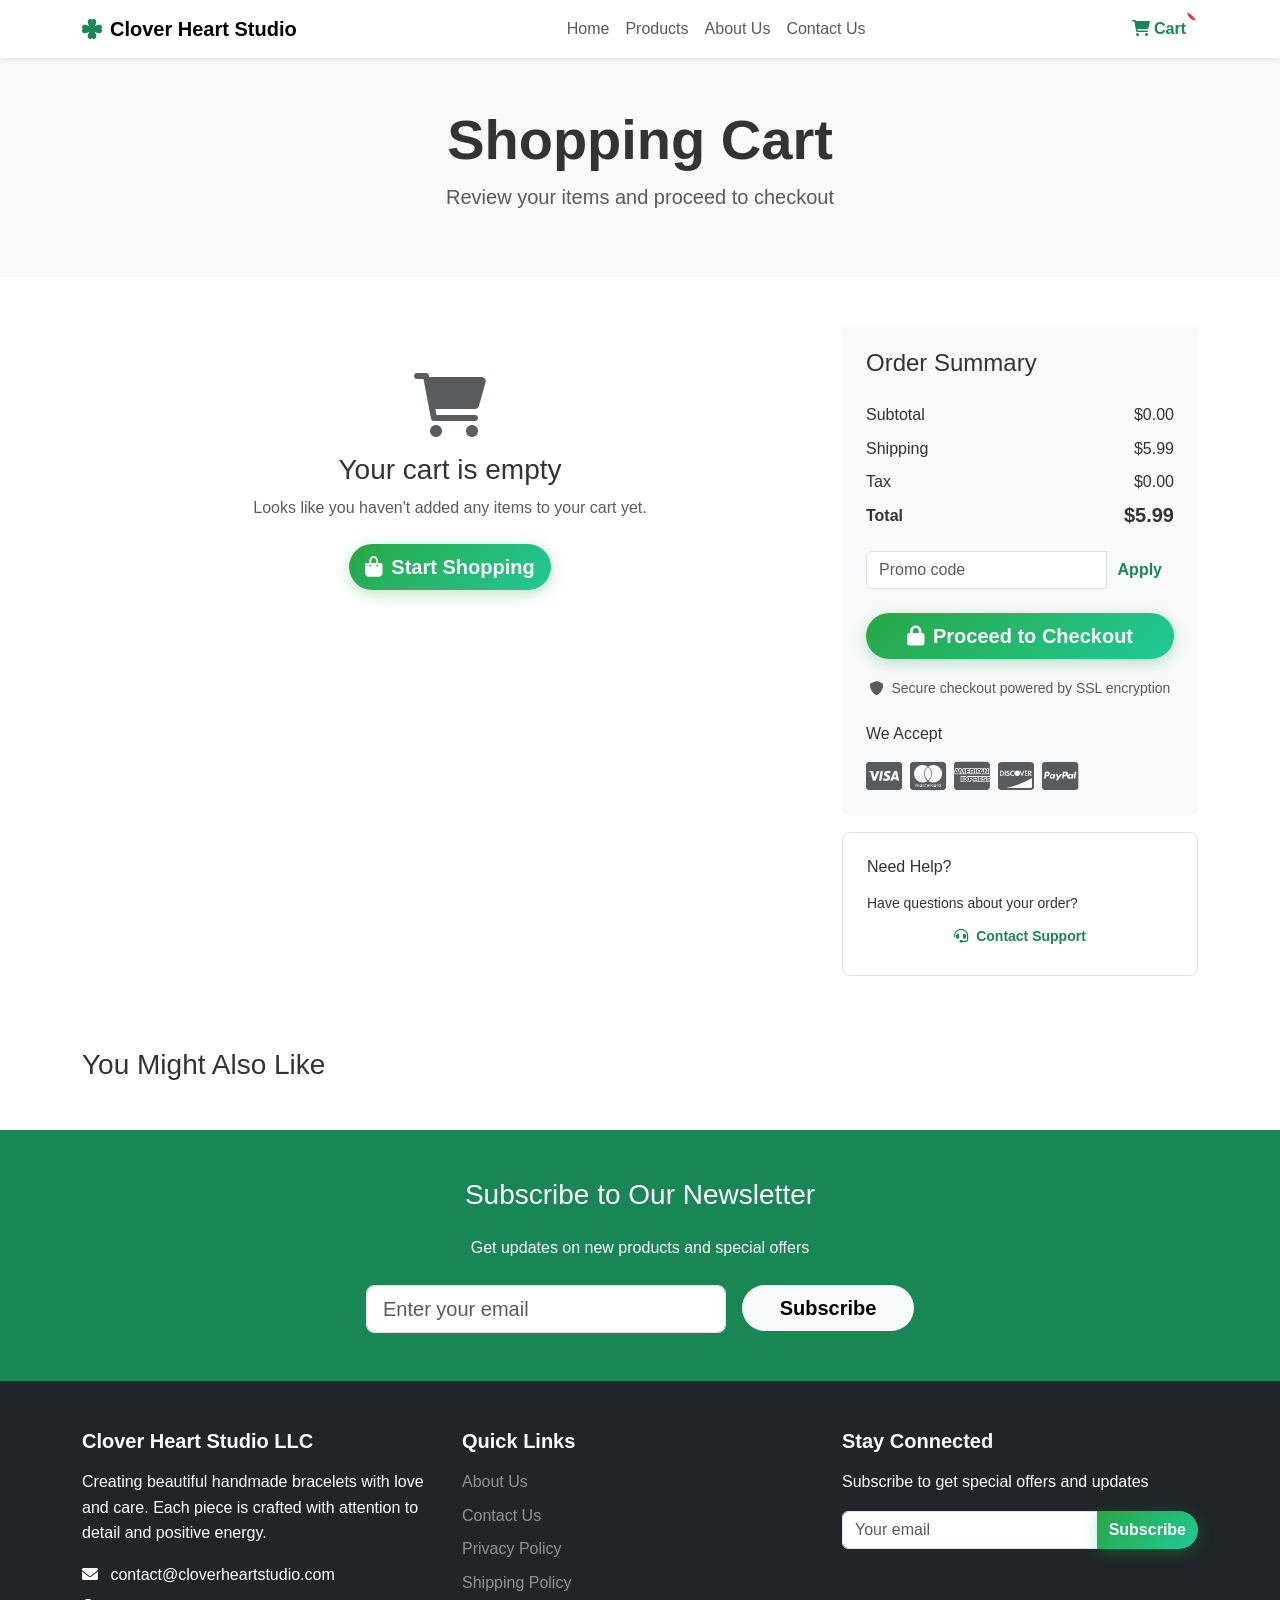
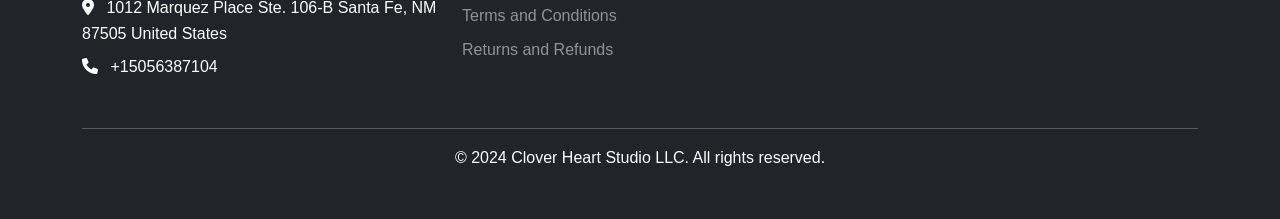
<file: cart.html>
<!DOCTYPE html>
<html lang="en">
<head>
    <meta charset="UTF-8">
    <meta name="viewport" content="width=device-width, initial-scale=1.0">
    <title>Shopping Cart - Clover Heart Studio LLC</title>
    <link href="https://cdn.jsdelivr.net/npm/bootstrap@5.3.0/dist/css/bootstrap.min.css" rel="stylesheet">
    <link href="https://cdnjs.cloudflare.com/ajax/libs/font-awesome/6.0.0/css/all.min.css" rel="stylesheet">
    <link href="styles.css" rel="stylesheet">
</head>
<body>
    <!-- Navigation -->
    <nav class="navbar navbar-expand-lg navbar-light bg-white shadow-sm sticky-top">
        <div class="container">
            <a class="navbar-brand fw-bold" href="index.html">
                <i class="fas fa-clover text-success me-2"></i>Clover Heart Studio
            </a>
            <button class="navbar-toggler" type="button" data-bs-toggle="collapse" data-bs-target="#navbarNav">
                <span class="navbar-toggler-icon"></span>
            </button>
            <div class="collapse navbar-collapse" id="navbarNav">
                <ul class="navbar-nav mx-auto">
                    <li class="nav-item">
                        <a class="nav-link" href="index.html">Home</a>
                    </li>
                    <li class="nav-item">
                        <a class="nav-link" href="products.html">Products</a>
                    </li>
                    <li class="nav-item">
                        <a class="nav-link" href="about.html">About Us</a>
                    </li>
                    <li class="nav-item">
                        <a class="nav-link" href="contact.html">Contact Us</a>
                    </li>
                </ul>
                <div class="d-flex">
                    <a href="cart.html" class="btn btn-outline-success position-relative">
                        <i class="fas fa-shopping-cart"></i> Cart
                        <span class="position-absolute top-0 start-100 translate-middle badge rounded-pill bg-danger" id="cart-count">0</span>
                    </a>
                </div>
            </div>
        </div>
    </nav>

    <!-- Page Header -->
    <section class="py-5 bg-light">
        <div class="container">
            <div class="text-center">
                <h1 class="display-4 fw-bold">Shopping Cart</h1>
                <p class="lead text-muted">Review your items and proceed to checkout</p>
            </div>
        </div>
    </section>

    <!-- Cart Content -->
    <section class="py-5">
        <div class="container">
            <div class="row">
                <!-- Cart Items -->
                <div class="col-lg-8 mb-4">
                    <div class="cart-items">
                        <div id="cart-items-container">
                            <!-- Cart items will be loaded here -->
                        </div>
                        
                        <!-- Empty Cart Message -->
                        <div id="empty-cart" class="text-center py-5 d-none">
                            <i class="fas fa-shopping-cart fa-4x text-muted mb-3"></i>
                            <h3>Your cart is empty</h3>
                            <p class="text-muted mb-4">Looks like you haven't added any items to your cart yet.</p>
                            <a href="products.html" class="btn btn-success btn-lg">
                                <i class="fas fa-shopping-bag me-2"></i>Start Shopping
                            </a>
                        </div>
                    </div>
                </div>

                <!-- Order Summary -->
                <div class="col-lg-4 mb-4">
                    <div class="order-summary p-4 bg-light rounded-3">
                        <h4 class="mb-4">Order Summary</h4>
                        
                        <div class="summary-item d-flex justify-content-between mb-2">
                            <span>Subtotal</span>
                            <span id="subtotal">$0.00</span>
                        </div>
                        
                        <div class="summary-item d-flex justify-content-between mb-2">
                            <span>Shipping</span>
                            <span id="shipping">$0.00</span>
                        </div>
                        
                        <div class="summary-item d-flex justify-content-between mb-2">
                            <span>Tax</span>
                            <span id="tax">$0.00</span>
                        </div>
                        
                        <div class="summary-item d-flex justify-content-between mb-3">
                            <span class="fw-bold">Total</span>
                            <span class="fw-bold h5" id="total">$0.00</span>
                        </div>

                        <!-- Promo Code -->
                        <div class="mb-4">
                            <div class="input-group">
                                <input type="text" class="form-control" id="promo-code" placeholder="Promo code">
                                <button class="btn btn-outline-success" type="button" id="apply-promo">Apply</button>
                            </div>
                        </div>

                        <!-- Checkout Button -->
                        <button class="btn btn-success btn-lg w-100 mb-3" id="checkout-btn">
                            <i class="fas fa-lock me-2"></i>Proceed to Checkout
                        </button>

                        <!-- Security Badge -->
                        <div class="text-center">
                            <small class="text-muted">
                                <i class="fas fa-shield-alt me-1"></i>
                                Secure checkout powered by SSL encryption
                            </small>
                        </div>

                        <!-- Accepted Payments -->
                        <div class="mt-4">
                            <h6 class="mb-3">We Accept</h6>
                            <div class="d-flex gap-2">
                                <i class="fab fa-cc-visa fa-2x text-muted"></i>
                                <i class="fab fa-cc-mastercard fa-2x text-muted"></i>
                                <i class="fab fa-cc-amex fa-2x text-muted"></i>
                                <i class="fab fa-cc-discover fa-2x text-muted"></i>
                                <i class="fab fa-cc-paypal fa-2x text-muted"></i>
                            </div>
                        </div>
                    </div>

                    <!-- Customer Support -->
                    <div class="customer-support p-4 bg-white border rounded-3 mt-3">
                        <h6 class="mb-3">Need Help?</h6>
                        <p class="small mb-2">Have questions about your order?</p>
                        <a href="contact.html" class="btn btn-outline-success btn-sm w-100">
                            <i class="fas fa-headset me-2"></i>Contact Support
                        </a>
                    </div>
                </div>
            </div>

            <!-- Recommended Products -->
            <div class="row mt-5">
                <div class="col-12">
                    <h3 class="mb-4">You Might Also Like</h3>
                    <div class="row g-4" id="recommended-products">
                        <!-- Recommended products will be loaded here -->
                    </div>
                </div>
            </div>
        </div>
    </section>

    <!-- Newsletter -->
    <section class="py-5 bg-success text-white">
        <div class="container">
            <div class="row">
                <div class="col-lg-8 mx-auto text-center">
                    <h3 class="mb-4">Subscribe to Our Newsletter</h3>
                    <p class="mb-4">Get updates on new products and special offers</p>
                    <form class="row g-3 justify-content-center" id="newsletter-form">
                        <div class="col-md-6">
                            <input type="email" class="form-control form-control-lg" placeholder="Enter your email" required>
                        </div>
                        <div class="col-md-3">
                            <button type="submit" class="btn btn-light btn-lg w-100">Subscribe</button>
                        </div>
                    </form>
                </div>
            </div>
        </div>
    </section>

    <!-- Footer -->
    <footer class="bg-dark text-white py-5">
        <div class="container">
            <div class="row">
                <div class="col-lg-4 mb-4">
                    <h5 class="fw-bold mb-3">Clover Heart Studio LLC</h5>
                    <p class="mb-3">Creating beautiful handmade bracelets with love and care. Each piece is crafted with attention to detail and positive energy.</p>
                    <div class="contact-info">
                        <p class="mb-2"><i class="fas fa-envelope me-2"></i> contact@cloverheartstudio.com</p>
                        <p class="mb-2"><i class="fas fa-map-marker-alt me-2"></i> 1012 Marquez Place Ste. 106-B Santa Fe, NM 87505 United States</p>
                        <p class="mb-2"><i class="fas fa-phone me-2"></i> +15056387104</p>
                    </div>
                </div>
                <div class="col-lg-4 mb-4">
                    <h5 class="fw-bold mb-3">Quick Links</h5>
                    <ul class="list-unstyled">
                        <li class="mb-2"><a href="about.html" class="text-white-50 text-decoration-none">About Us</a></li>
                        <li class="mb-2"><a href="contact.html" class="text-white-50 text-decoration-none">Contact Us</a></li>
                        <li class="mb-2"><a href="privacy-policy.html" class="text-white-50 text-decoration-none">Privacy Policy</a></li>
                        <li class="mb-2"><a href="shipping-policy.html" class="text-white-50 text-decoration-none">Shipping Policy</a></li>
                        <li class="mb-2"><a href="terms-conditions.html" class="text-white-50 text-decoration-none">Terms and Conditions</a></li>
                        <li class="mb-2"><a href="returns-refunds.html" class="text-white-50 text-decoration-none">Returns and Refunds</a></li>
                    </ul>
                </div>
                <div class="col-lg-4 mb-4">
                    <h5 class="fw-bold mb-3">Stay Connected</h5>
                    <p class="mb-3">Subscribe to get special offers and updates</p>
                    <form class="newsletter-form" id="footer-newsletter-form">
                        <div class="input-group mb-3">
                            <input type="email" class="form-control" placeholder="Your email" required>
                            <button class="btn btn-success" type="submit">Subscribe</button>
                        </div>
                    </form>
                </div>
            </div>
            <hr class="bg-white-50">
            <div class="text-center">
                <p class="mb-0">&copy; 2024 Clover Heart Studio LLC. All rights reserved.</p>
            </div>
        </div>
    </footer>

    <!-- Success Modal -->
    <div class="modal fade" id="successModal" tabindex="-1">
        <div class="modal-dialog">
            <div class="modal-content">
                <div class="modal-header">
                    <h5 class="modal-title text-success">Success!</h5>
                    <button type="button" class="btn-close" data-bs-dismiss="modal"></button>
                </div>
                <div class="modal-body">
                    <p id="success-message">Item added to cart successfully!</p>
                </div>
                <div class="modal-footer">
                    <button type="button" class="btn btn-success" data-bs-dismiss="modal">OK</button>
                </div>
            </div>
        </div>
    </div>

    <script src="https://cdn.jsdelivr.net/npm/bootstrap@5.3.0/dist/js/bootstrap.bundle.min.js"></script>
    <script src="script.js"></script>
</body>
</html>
</file>
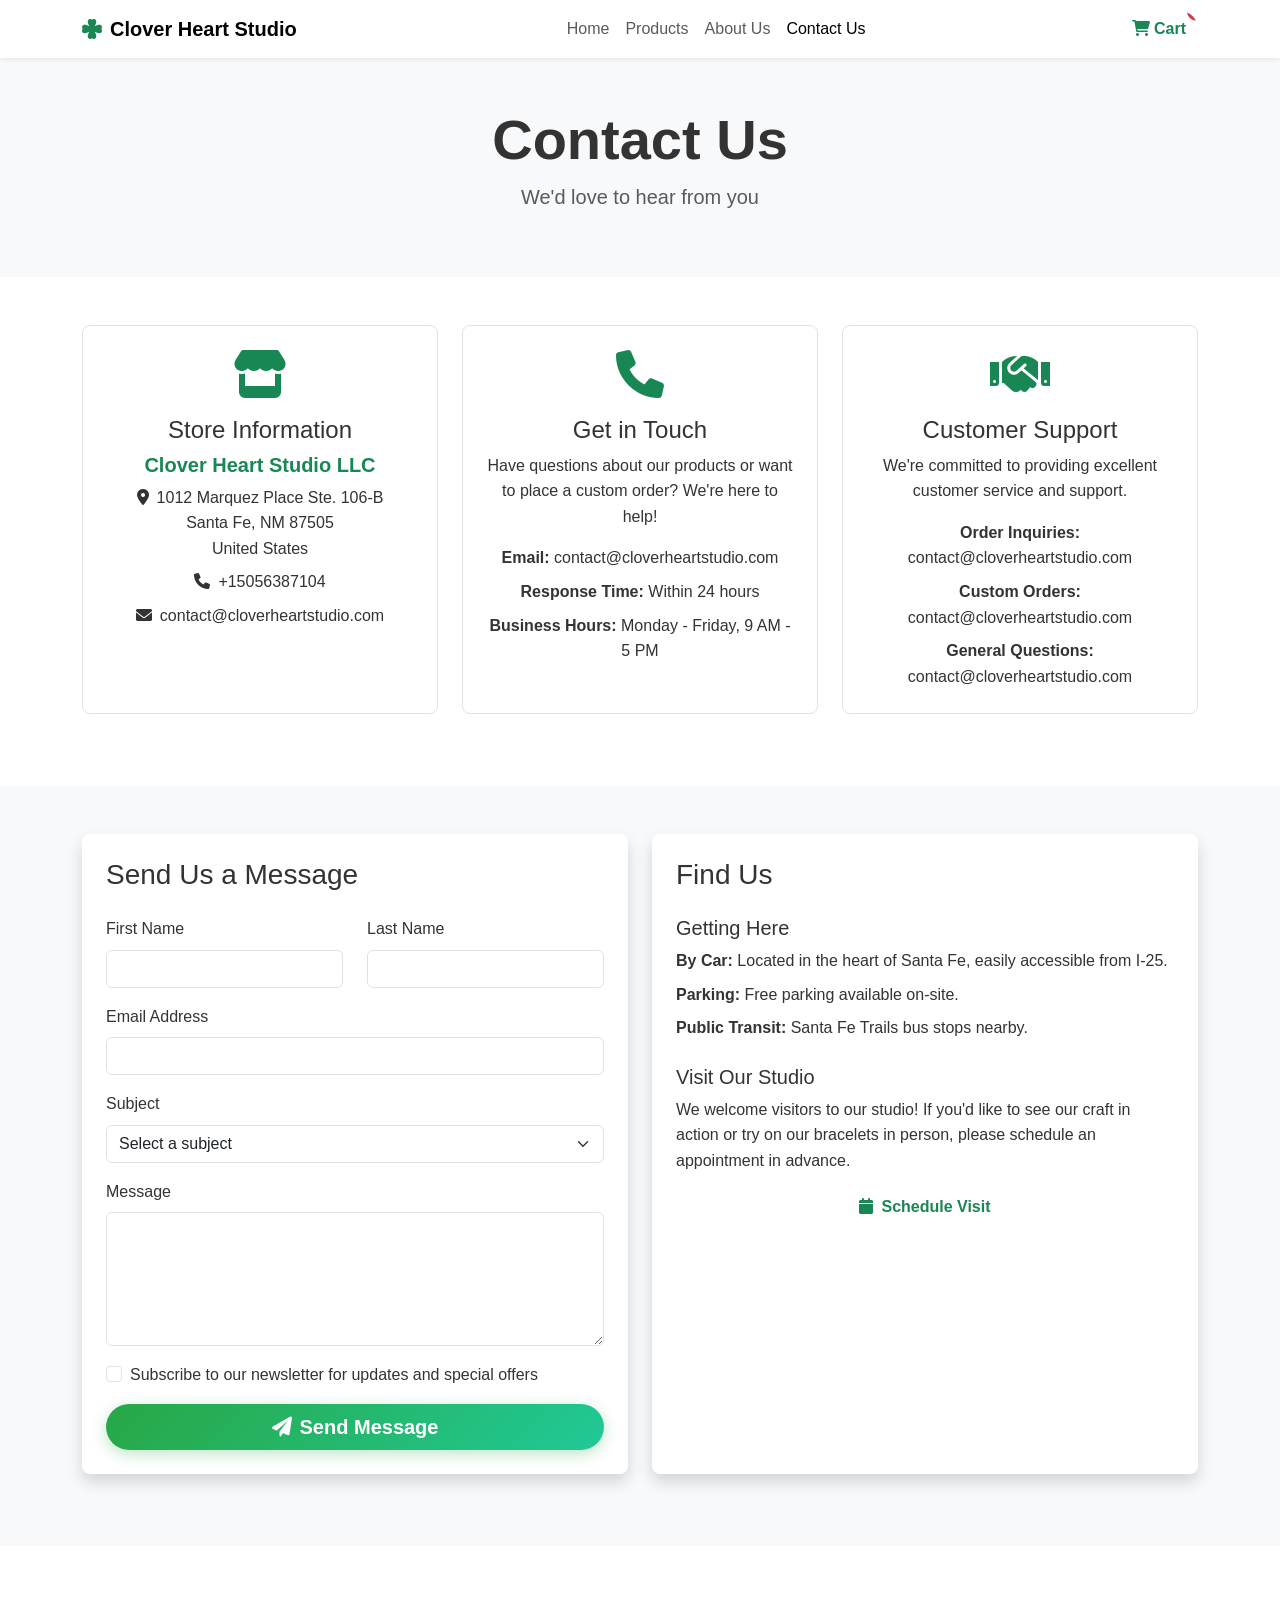
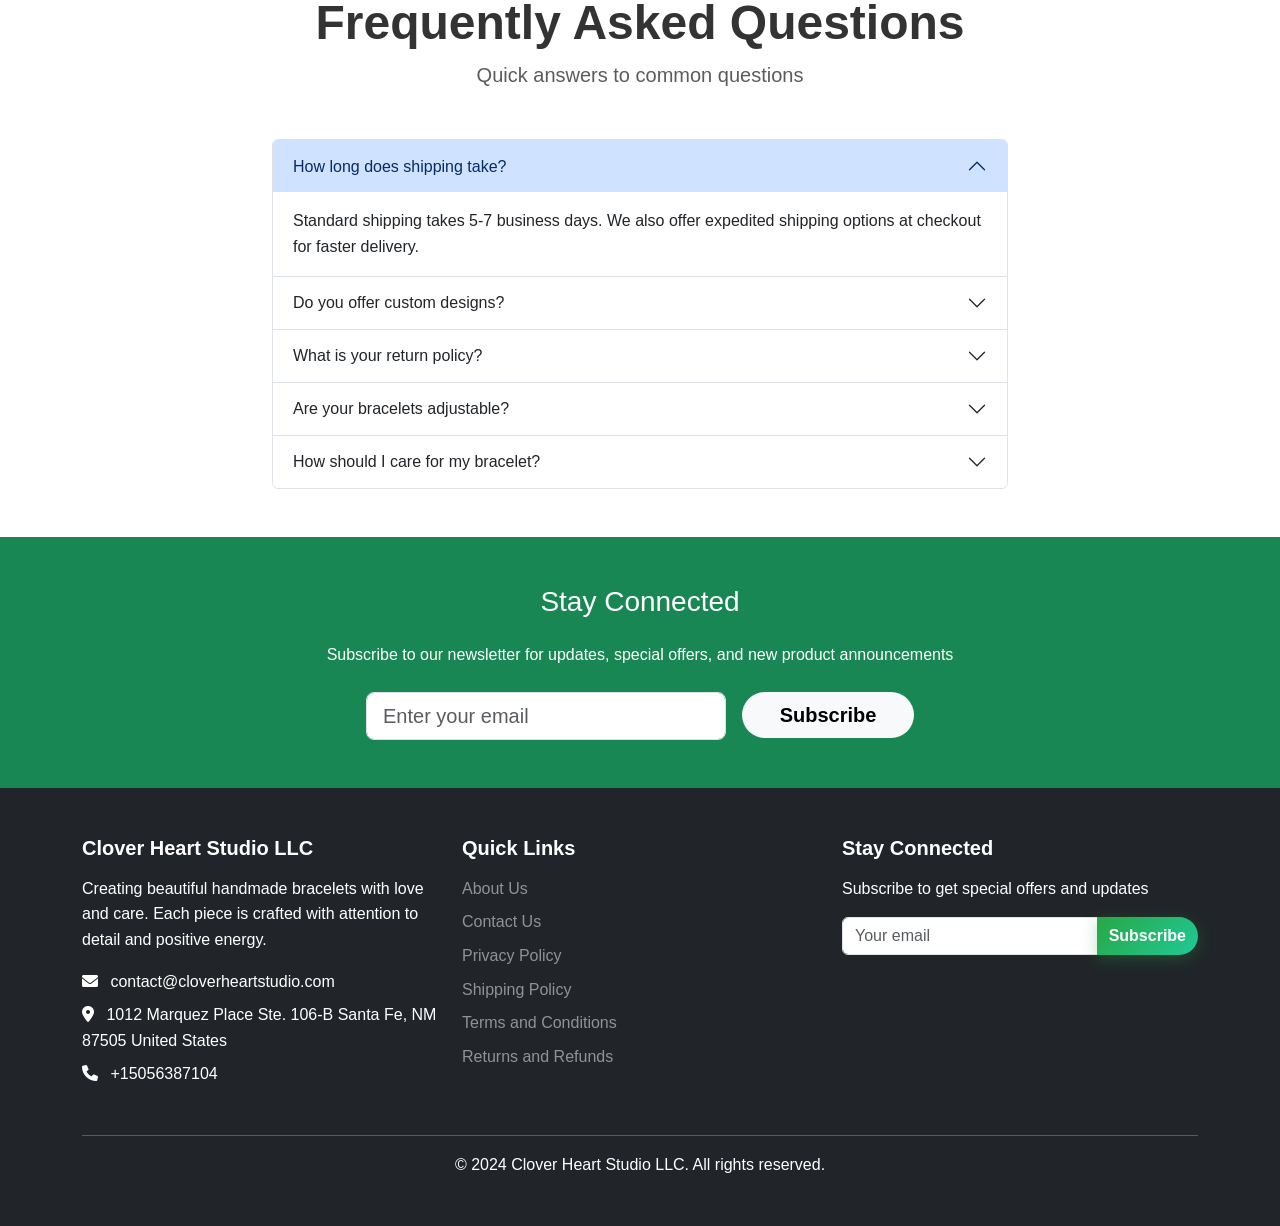
<file: contact.html>
<!DOCTYPE html>
<html lang="en">
<head>
    <meta charset="UTF-8">
    <meta name="viewport" content="width=device-width, initial-scale=1.0">
    <title>Contact Us - Clover Heart Studio LLC</title>
    <link href="https://cdn.jsdelivr.net/npm/bootstrap@5.3.0/dist/css/bootstrap.min.css" rel="stylesheet">
    <link href="https://cdnjs.cloudflare.com/ajax/libs/font-awesome/6.0.0/css/all.min.css" rel="stylesheet">
    <link href="styles.css" rel="stylesheet">
</head>
<body>
    <!-- Navigation -->
    <nav class="navbar navbar-expand-lg navbar-light bg-white shadow-sm sticky-top">
        <div class="container">
            <a class="navbar-brand fw-bold" href="index.html">
                <i class="fas fa-clover text-success me-2"></i>Clover Heart Studio
            </a>
            <button class="navbar-toggler" type="button" data-bs-toggle="collapse" data-bs-target="#navbarNav">
                <span class="navbar-toggler-icon"></span>
            </button>
            <div class="collapse navbar-collapse" id="navbarNav">
                <ul class="navbar-nav mx-auto">
                    <li class="nav-item">
                        <a class="nav-link" href="index.html">Home</a>
                    </li>
                    <li class="nav-item">
                        <a class="nav-link" href="products.html">Products</a>
                    </li>
                    <li class="nav-item">
                        <a class="nav-link" href="about.html">About Us</a>
                    </li>
                    <li class="nav-item">
                        <a class="nav-link active" href="contact.html">Contact Us</a>
                    </li>
                </ul>
                <div class="d-flex">
                    <a href="cart.html" class="btn btn-outline-success position-relative">
                        <i class="fas fa-shopping-cart"></i> Cart
                        <span class="position-absolute top-0 start-100 translate-middle badge rounded-pill bg-danger" id="cart-count">0</span>
                    </a>
                </div>
            </div>
        </div>
    </nav>

    <!-- Page Header -->
    <section class="py-5 bg-light">
        <div class="container">
            <div class="text-center">
                <h1 class="display-4 fw-bold">Contact Us</h1>
                <p class="lead text-muted">We'd love to hear from you</p>
            </div>
        </div>
    </section>

    <!-- Contact Information -->
    <section class="py-5">
        <div class="container">
            <div class="row">
                <div class="col-lg-4 mb-4">
                    <div class="contact-info-card text-center p-4 border rounded-3 h-100">
                        <div class="mb-3">
                            <i class="fas fa-store fa-3x text-success"></i>
                        </div>
                        <h4>Store Information</h4>
                        <h5 class="fw-bold text-success">Clover Heart Studio LLC</h5>
                        <p class="mb-2"><i class="fas fa-map-marker-alt me-2"></i>1012 Marquez Place Ste. 106-B<br>Santa Fe, NM 87505<br>United States</p>
                        <p class="mb-2"><i class="fas fa-phone me-2"></i>+15056387104</p>
                        <p class="mb-0"><i class="fas fa-envelope me-2"></i>contact@cloverheartstudio.com</p>
                    </div>
                </div>
                <div class="col-lg-4 mb-4">
                    <div class="contact-info-card text-center p-4 border rounded-3 h-100">
                        <div class="mb-3">
                            <i class="fas fa-phone fa-3x text-success"></i>
                        </div>
                        <h4>Get in Touch</h4>
                        <p class="mb-3">Have questions about our products or want to place a custom order? We're here to help!</p>
                        <p class="mb-2"><strong>Email:</strong> contact@cloverheartstudio.com</p>
                        <p class="mb-2"><strong>Response Time:</strong> Within 24 hours</p>
                        <p class="mb-0"><strong>Business Hours:</strong> Monday - Friday, 9 AM - 5 PM</p>
                    </div>
                </div>
                <div class="col-lg-4 mb-4">
                    <div class="contact-info-card text-center p-4 border rounded-3 h-100">
                        <div class="mb-3">
                            <i class="fas fa-handshake fa-3x text-success"></i>
                        </div>
                        <h4>Customer Support</h4>
                        <p class="mb-3">We're committed to providing excellent customer service and support.</p>
                        <p class="mb-2"><strong>Order Inquiries:</strong> contact@cloverheartstudio.com</p>
                        <p class="mb-2"><strong>Custom Orders:</strong> contact@cloverheartstudio.com</p>
                        <p class="mb-0"><strong>General Questions:</strong> contact@cloverheartstudio.com</p>
                    </div>
                </div>
            </div>
        </div>
    </section>

    <!-- Contact Form and Map -->
    <section class="py-5 bg-light">
        <div class="container">
            <div class="row">
                <div class="col-lg-6 mb-4">
                    <div class="contact-form p-4 bg-white rounded-3 shadow">
                        <h3 class="mb-4">Send Us a Message</h3>
                        <form id="contact-form">
                            <div class="row">
                                <div class="col-md-6 mb-3">
                                    <label for="firstName" class="form-label">First Name</label>
                                    <input type="text" class="form-control" id="firstName" required>
                                </div>
                                <div class="col-md-6 mb-3">
                                    <label for="lastName" class="form-label">Last Name</label>
                                    <input type="text" class="form-control" id="lastName" required>
                                </div>
                            </div>
                            <div class="mb-3">
                                <label for="email" class="form-label">Email Address</label>
                                <input type="email" class="form-control" id="email" required>
                            </div>
                            <div class="mb-3">
                                <label for="subject" class="form-label">Subject</label>
                                <select class="form-select" id="subject" required>
                                    <option value="">Select a subject</option>
                                    <option value="general">General Inquiry</option>
                                    <option value="product">Product Question</option>
                                    <option value="order">Order Status</option>
                                    <option value="custom">Custom Order</option>
                                    <option value="return">Return/Exchange</option>
                                    <option value="other">Other</option>
                                </select>
                            </div>
                            <div class="mb-3">
                                <label for="message" class="form-label">Message</label>
                                <textarea class="form-control" id="message" rows="5" required></textarea>
                            </div>
                            <div class="mb-3 form-check">
                                <input type="checkbox" class="form-check-input" id="newsletter">
                                <label class="form-check-label" for="newsletter">
                                    Subscribe to our newsletter for updates and special offers
                                </label>
                            </div>
                            <button type="submit" class="btn btn-success btn-lg w-100">
                                <i class="fas fa-paper-plane me-2"></i>Send Message
                            </button>
                        </form>
                    </div>
                </div>
                <div class="col-lg-6 mb-4">
                    <div class="map-container p-4 bg-white rounded-3 shadow h-100">
                        <h3 class="mb-4">Find Us</h3>
                        <!-- <div class="mb-3">
                            <img src="https://maps.googleapis.com/maps/api/staticmap?center=1012+Marquez+Place+Santa+Fe+NM&zoom=15&size=600x400&markers=color:green%7C1012+Marquez+Place+Santa+Fe+NM&key=YOUR_API_KEY" alt="Map" class="img-fluid rounded" style="width: 100%; height: 300px; object-fit: cover; background: linear-gradient(135deg, #28a745 0%, #20c997 100%); display: flex; align-items: center; justify-content: center; color: white;">
                            <div style="position: absolute; top: 50%; left: 50%; transform: translate(-50%, -50%); text-align: center;">
                                <i class="fas fa-map-marker-alt fa-3x mb-2"></i>
                                <p>1012 Marquez Place, Santa Fe, NM</p>
                            </div>
                        </div> -->
                        <div class="directions-info">
                            <h5>Getting Here</h5>
                            <p class="mb-2"><strong>By Car:</strong> Located in the heart of Santa Fe, easily accessible from I-25.</p>
                            <p class="mb-2"><strong>Parking:</strong> Free parking available on-site.</p>
                            <p class="mb-0"><strong>Public Transit:</strong> Santa Fe Trails bus stops nearby.</p>
                        </div>
                        <div class="mt-4">
                            <h5>Visit Our Studio</h5>
                            <p>We welcome visitors to our studio! If you'd like to see our craft in action or try on our bracelets in person, please schedule an appointment in advance.</p>
                            <button class="btn btn-outline-success w-100" onclick="window.open('mailto:contact@cloverheartstudio.com?subject=Studio Visit Appointment')">
                                <i class="fas fa-calendar me-2"></i>Schedule Visit
                            </button>
                        </div>
                    </div>
                </div>
            </div>
        </div>
    </section>

    <!-- FAQ Section -->
    <section class="py-5">
        <div class="container">
            <div class="text-center mb-5">
                <h2 class="display-5 fw-bold">Frequently Asked Questions</h2>
                <p class="lead text-muted">Quick answers to common questions</p>
            </div>
            <div class="row">
                <div class="col-lg-8 mx-auto">
                    <div class="accordion" id="faqAccordion">
                        <div class="accordion-item">
                            <h2 class="accordion-header">
                                <button class="accordion-button" type="button" data-bs-toggle="collapse" data-bs-target="#faq1">
                                    How long does shipping take?
                                </button>
                            </h2>
                            <div id="faq1" class="accordion-collapse collapse show" data-bs-parent="#faqAccordion">
                                <div class="accordion-body">
                                    Standard shipping takes 5-7 business days. We also offer expedited shipping options at checkout for faster delivery.
                                </div>
                            </div>
                        </div>
                        <div class="accordion-item">
                            <h2 class="accordion-header">
                                <button class="accordion-button collapsed" type="button" data-bs-toggle="collapse" data-bs-target="#faq2">
                                    Do you offer custom designs?
                                </button>
                            </h2>
                            <div id="faq2" class="accordion-collapse collapse" data-bs-parent="#faqAccordion">
                                <div class="accordion-body">
                                    Yes! We love creating custom pieces. Please contact us with your ideas, and we'll work with you to bring your vision to life.
                                </div>
                            </div>
                        </div>
                        <div class="accordion-item">
                            <h2 class="accordion-header">
                                <button class="accordion-button collapsed" type="button" data-bs-toggle="collapse" data-bs-target="#faq3">
                                    What is your return policy?
                                </button>
                            </h2>
                            <div id="faq3" class="accordion-collapse collapse" data-bs-parent="#faqAccordion">
                                <div class="accordion-body">
                                    We offer a 30-day return policy. Items must be in original packaging and unworn. Please see our Returns and Refunds page for more details.
                                </div>
                            </div>
                        </div>
                        <div class="accordion-item">
                            <h2 class="accordion-header">
                                <button class="accordion-button collapsed" type="button" data-bs-toggle="collapse" data-bs-target="#faq4">
                                    Are your bracelets adjustable?
                                </button>
                            </h2>
                            <div id="faq4" class="accordion-collapse collapse" data-bs-parent="#faqAccordion">
                                <div class="accordion-body">
                                    Most of our bracelets are adjustable or come in multiple sizes. Each product description includes sizing information. If you need a custom size, please contact us.
                                </div>
                            </div>
                        </div>
                        <div class="accordion-item">
                            <h2 class="accordion-header">
                                <button class="accordion-button collapsed" type="button" data-bs-toggle="collapse" data-bs-target="#faq5">
                                    How should I care for my bracelet?
                                </button>
                            </h2>
                            <div id="faq5" class="accordion-collapse collapse" data-bs-parent="#faqAccordion">
                                <div class="accordion-body">
                                    To maintain your bracelet's beauty, avoid contact with water and chemicals, store in a dry place, clean gently with a soft cloth, and avoid direct sunlight for extended periods.
                                </div>
                            </div>
                        </div>
                    </div>
                </div>
            </div>
        </div>
    </section>

    <!-- Newsletter -->
    <section class="py-5 bg-success text-white">
        <div class="container">
            <div class="row">
                <div class="col-lg-8 mx-auto text-center">
                    <h3 class="mb-4">Stay Connected</h3>
                    <p class="mb-4">Subscribe to our newsletter for updates, special offers, and new product announcements</p>
                    <form class="row g-3 justify-content-center" id="newsletter-form">
                        <div class="col-md-6">
                            <input type="email" class="form-control form-control-lg" placeholder="Enter your email" required>
                        </div>
                        <div class="col-md-3">
                            <button type="submit" class="btn btn-light btn-lg w-100">Subscribe</button>
                        </div>
                    </form>
                </div>
            </div>
        </div>
    </section>

    <!-- Footer -->
    <footer class="bg-dark text-white py-5">
        <div class="container">
            <div class="row">
                <div class="col-lg-4 mb-4">
                    <h5 class="fw-bold mb-3">Clover Heart Studio LLC</h5>
                    <p class="mb-3">Creating beautiful handmade bracelets with love and care. Each piece is crafted with attention to detail and positive energy.</p>
                    <div class="contact-info">
                        <p class="mb-2"><i class="fas fa-envelope me-2"></i> contact@cloverheartstudio.com</p>
                        <p class="mb-2"><i class="fas fa-map-marker-alt me-2"></i> 1012 Marquez Place Ste. 106-B Santa Fe, NM 87505 United States</p>
                        <p class="mb-2"><i class="fas fa-phone me-2"></i> +15056387104</p>
                    </div>
                </div>
                <div class="col-lg-4 mb-4">
                    <h5 class="fw-bold mb-3">Quick Links</h5>
                    <ul class="list-unstyled">
                        <li class="mb-2"><a href="about.html" class="text-white-50 text-decoration-none">About Us</a></li>
                        <li class="mb-2"><a href="contact.html" class="text-white-50 text-decoration-none">Contact Us</a></li>
                        <li class="mb-2"><a href="privacy-policy.html" class="text-white-50 text-decoration-none">Privacy Policy</a></li>
                        <li class="mb-2"><a href="shipping-policy.html" class="text-white-50 text-decoration-none">Shipping Policy</a></li>
                        <li class="mb-2"><a href="terms-conditions.html" class="text-white-50 text-decoration-none">Terms and Conditions</a></li>
                        <li class="mb-2"><a href="returns-refunds.html" class="text-white-50 text-decoration-none">Returns and Refunds</a></li>
                    </ul>
                </div>
                <div class="col-lg-4 mb-4">
                    <h5 class="fw-bold mb-3">Stay Connected</h5>
                    <p class="mb-3">Subscribe to get special offers and updates</p>
                    <form class="newsletter-form" id="footer-newsletter-form">
                        <div class="input-group mb-3">
                            <input type="email" class="form-control" placeholder="Your email" required>
                            <button class="btn btn-success" type="submit">Subscribe</button>
                        </div>
                    </form>
                </div>
            </div>
            <hr class="bg-white-50">
            <div class="text-center">
                <p class="mb-0">&copy; 2024 Clover Heart Studio LLC. All rights reserved.</p>
            </div>
        </div>
    </footer>

    <script src="https://cdn.jsdelivr.net/npm/bootstrap@5.3.0/dist/js/bootstrap.bundle.min.js"></script>
    <script src="script.js"></script>
</body>
</html>
</file>
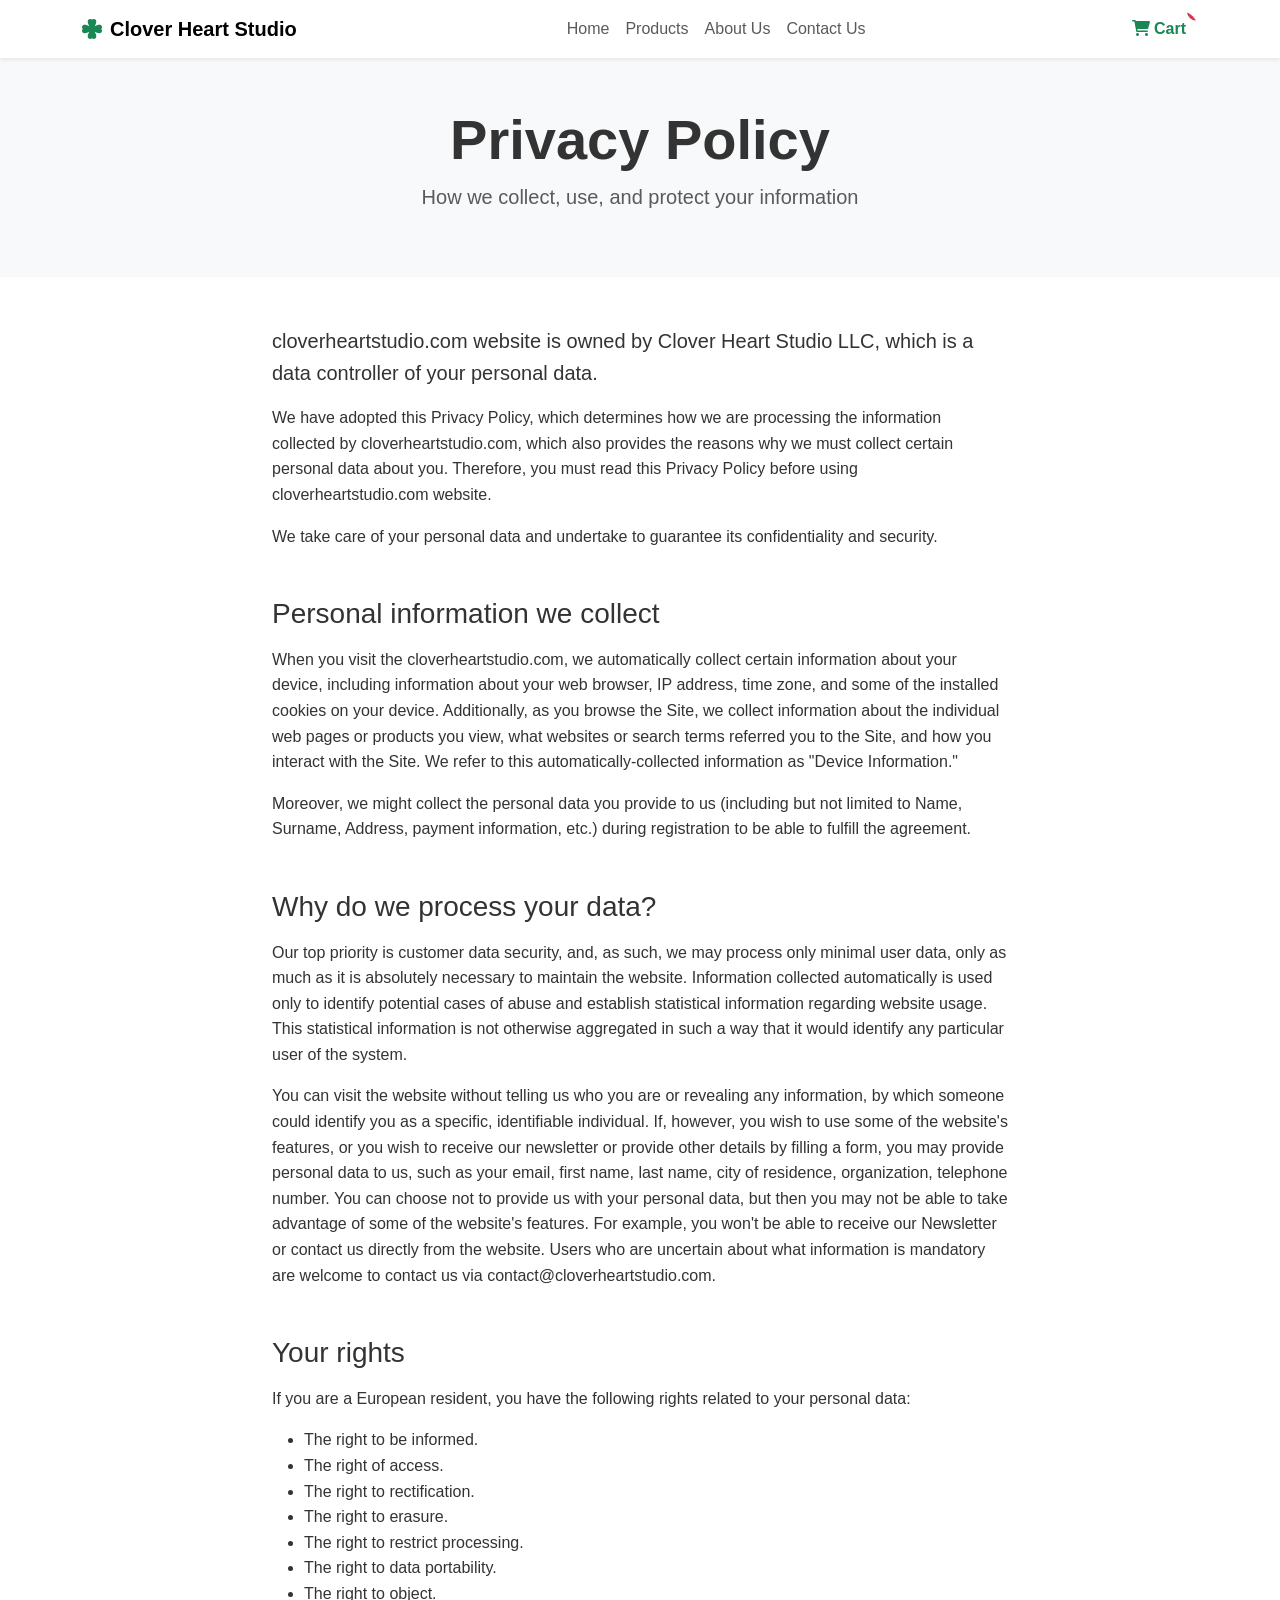
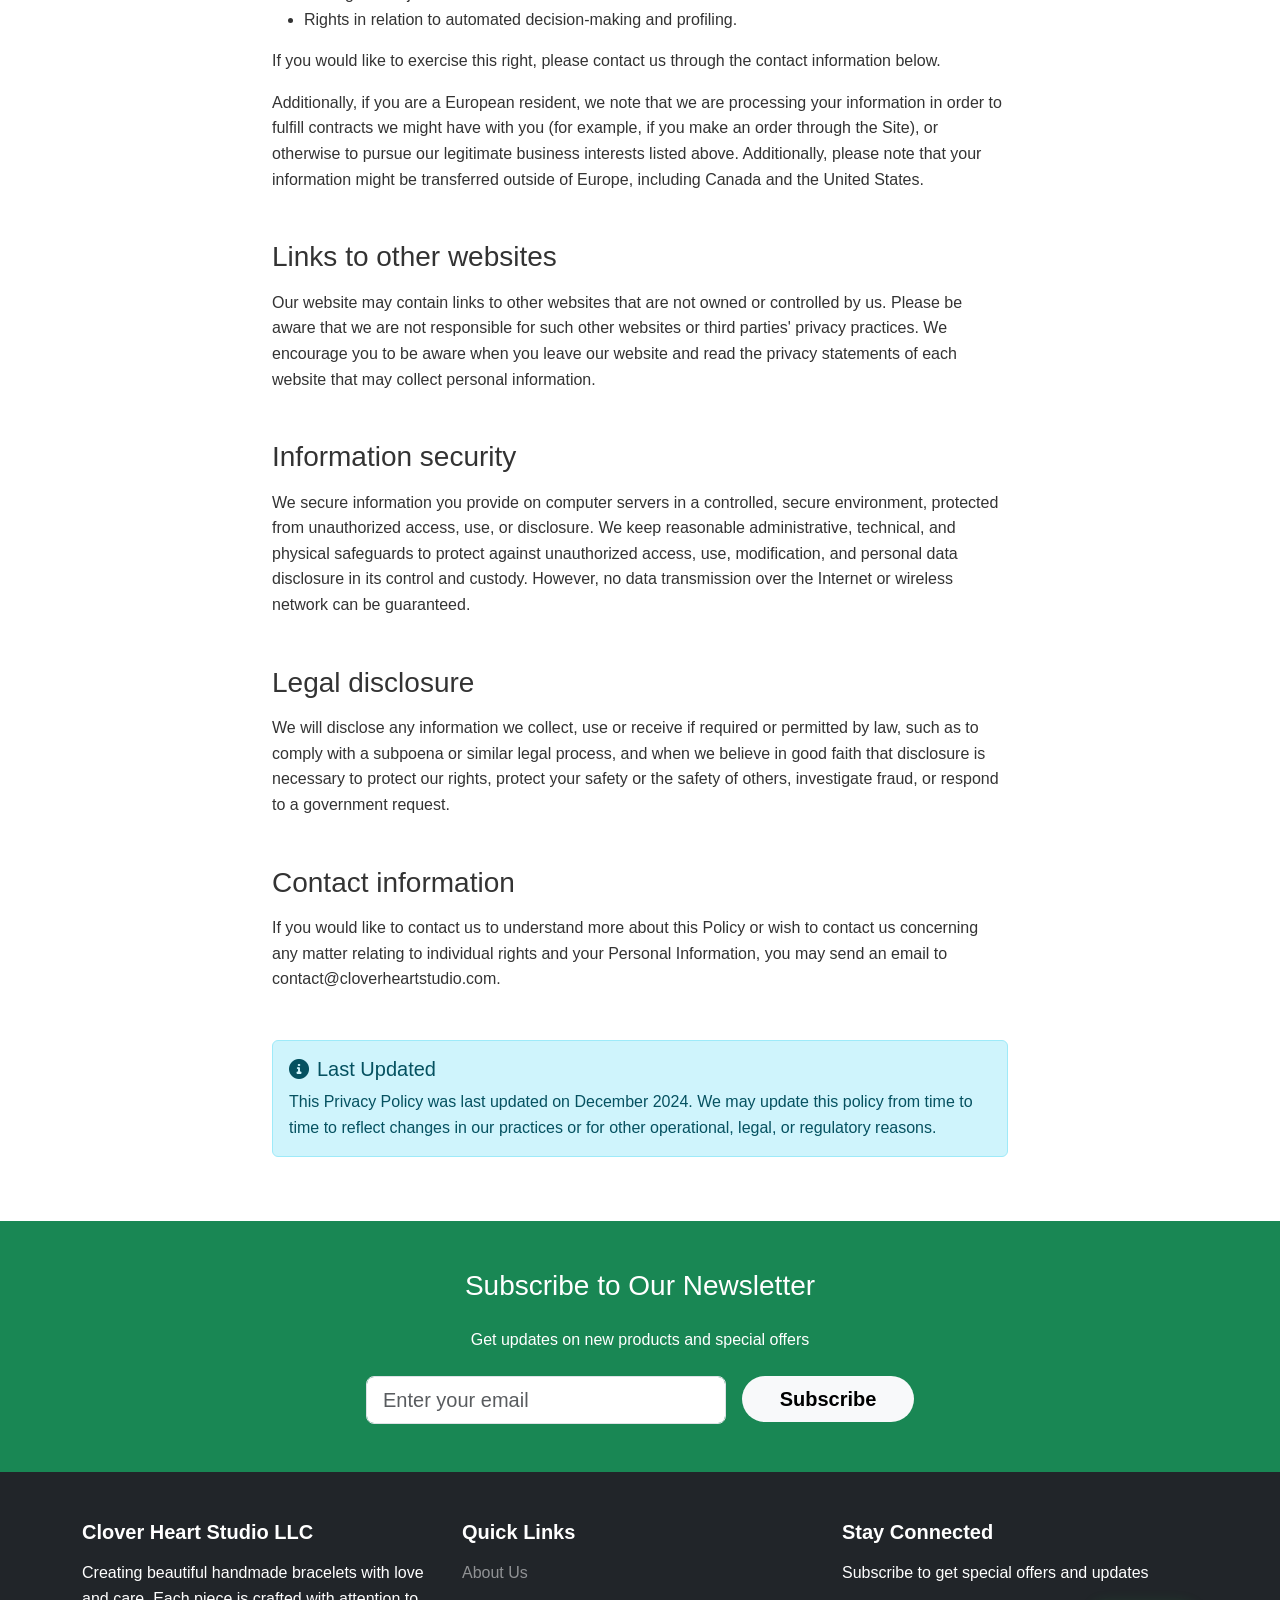
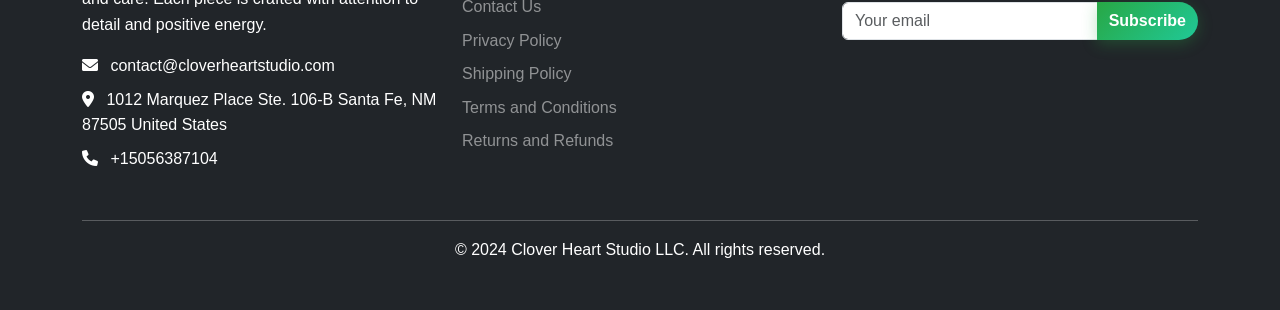
<file: privacy-policy.html>
<!DOCTYPE html>
<html lang="en">
<head>
    <meta charset="UTF-8">
    <meta name="viewport" content="width=device-width, initial-scale=1.0">
    <title>Privacy Policy - Clover Heart Studio LLC</title>
    <link href="https://cdn.jsdelivr.net/npm/bootstrap@5.3.0/dist/css/bootstrap.min.css" rel="stylesheet">
    <link href="https://cdnjs.cloudflare.com/ajax/libs/font-awesome/6.0.0/css/all.min.css" rel="stylesheet">
    <link href="styles.css" rel="stylesheet">
</head>
<body>
    <!-- Navigation -->
    <nav class="navbar navbar-expand-lg navbar-light bg-white shadow-sm sticky-top">
        <div class="container">
            <a class="navbar-brand fw-bold" href="index.html">
                <i class="fas fa-clover text-success me-2"></i>Clover Heart Studio
            </a>
            <button class="navbar-toggler" type="button" data-bs-toggle="collapse" data-bs-target="#navbarNav">
                <span class="navbar-toggler-icon"></span>
            </button>
            <div class="collapse navbar-collapse" id="navbarNav">
                <ul class="navbar-nav mx-auto">
                    <li class="nav-item">
                        <a class="nav-link" href="index.html">Home</a>
                    </li>
                    <li class="nav-item">
                        <a class="nav-link" href="products.html">Products</a>
                    </li>
                    <li class="nav-item">
                        <a class="nav-link" href="about.html">About Us</a>
                    </li>
                    <li class="nav-item">
                        <a class="nav-link" href="contact.html">Contact Us</a>
                    </li>
                </ul>
                <div class="d-flex">
                    <a href="cart.html" class="btn btn-outline-success position-relative">
                        <i class="fas fa-shopping-cart"></i> Cart
                        <span class="position-absolute top-0 start-100 translate-middle badge rounded-pill bg-danger" id="cart-count">0</span>
                    </a>
                </div>
            </div>
        </div>
    </nav>

    <!-- Page Header -->
    <section class="py-5 bg-light">
        <div class="container">
            <div class="text-center">
                <h1 class="display-4 fw-bold">Privacy Policy</h1>
                <p class="lead text-muted">How we collect, use, and protect your information</p>
            </div>
        </div>
    </section>

    <!-- Privacy Policy Content -->
    <section class="py-5">
        <div class="container">
            <div class="row">
                <div class="col-lg-8 mx-auto">
                    <div class="policy-content">
                        <p class="lead">cloverheartstudio.com website is owned by Clover Heart Studio LLC, which is a data controller of your personal data.</p>
                        
                        <p>We have adopted this Privacy Policy, which determines how we are processing the information collected by cloverheartstudio.com, which also provides the reasons why we must collect certain personal data about you. Therefore, you must read this Privacy Policy before using cloverheartstudio.com website.</p>
                        
                        <p>We take care of your personal data and undertake to guarantee its confidentiality and security.</p>

                        <h3 class="mt-5 mb-3">Personal information we collect</h3>
                        <p>When you visit the cloverheartstudio.com, we automatically collect certain information about your device, including information about your web browser, IP address, time zone, and some of the installed cookies on your device. Additionally, as you browse the Site, we collect information about the individual web pages or products you view, what websites or search terms referred you to the Site, and how you interact with the Site. We refer to this automatically-collected information as "Device Information."</p>
                        
                        <p>Moreover, we might collect the personal data you provide to us (including but not limited to Name, Surname, Address, payment information, etc.) during registration to be able to fulfill the agreement.</p>

                        <h3 class="mt-5 mb-3">Why do we process your data?</h3>
                        <p>Our top priority is customer data security, and, as such, we may process only minimal user data, only as much as it is absolutely necessary to maintain the website. Information collected automatically is used only to identify potential cases of abuse and establish statistical information regarding website usage. This statistical information is not otherwise aggregated in such a way that it would identify any particular user of the system.</p>
                        
                        <p>You can visit the website without telling us who you are or revealing any information, by which someone could identify you as a specific, identifiable individual. If, however, you wish to use some of the website's features, or you wish to receive our newsletter or provide other details by filling a form, you may provide personal data to us, such as your email, first name, last name, city of residence, organization, telephone number. You can choose not to provide us with your personal data, but then you may not be able to take advantage of some of the website's features. For example, you won't be able to receive our Newsletter or contact us directly from the website. Users who are uncertain about what information is mandatory are welcome to contact us via contact@cloverheartstudio.com.</p>

                        <h3 class="mt-5 mb-3">Your rights</h3>
                        <p>If you are a European resident, you have the following rights related to your personal data:</p>
                        <ul>
                            <li>The right to be informed.</li>
                            <li>The right of access.</li>
                            <li>The right to rectification.</li>
                            <li>The right to erasure.</li>
                            <li>The right to restrict processing.</li>
                            <li>The right to data portability.</li>
                            <li>The right to object.</li>
                            <li>Rights in relation to automated decision-making and profiling.</li>
                        </ul>
                        
                        <p>If you would like to exercise this right, please contact us through the contact information below.</p>
                        
                        <p>Additionally, if you are a European resident, we note that we are processing your information in order to fulfill contracts we might have with you (for example, if you make an order through the Site), or otherwise to pursue our legitimate business interests listed above. Additionally, please note that your information might be transferred outside of Europe, including Canada and the United States.</p>

                        <h3 class="mt-5 mb-3">Links to other websites</h3>
                        <p>Our website may contain links to other websites that are not owned or controlled by us. Please be aware that we are not responsible for such other websites or third parties' privacy practices. We encourage you to be aware when you leave our website and read the privacy statements of each website that may collect personal information.</p>

                        <h3 class="mt-5 mb-3">Information security</h3>
                        <p>We secure information you provide on computer servers in a controlled, secure environment, protected from unauthorized access, use, or disclosure. We keep reasonable administrative, technical, and physical safeguards to protect against unauthorized access, use, modification, and personal data disclosure in its control and custody. However, no data transmission over the Internet or wireless network can be guaranteed.</p>

                        <h3 class="mt-5 mb-3">Legal disclosure</h3>
                        <p>We will disclose any information we collect, use or receive if required or permitted by law, such as to comply with a subpoena or similar legal process, and when we believe in good faith that disclosure is necessary to protect our rights, protect your safety or the safety of others, investigate fraud, or respond to a government request.</p>

                        <h3 class="mt-5 mb-3">Contact information</h3>
                        <p>If you would like to contact us to understand more about this Policy or wish to contact us concerning any matter relating to individual rights and your Personal Information, you may send an email to contact@cloverheartstudio.com.</p>

                        <div class="alert alert-info mt-5">
                            <h5><i class="fas fa-info-circle me-2"></i>Last Updated</h5>
                            <p class="mb-0">This Privacy Policy was last updated on December 2024. We may update this policy from time to time to reflect changes in our practices or for other operational, legal, or regulatory reasons.</p>
                        </div>
                    </div>
                </div>
            </div>
        </div>
    </section>

    <!-- Newsletter -->
    <section class="py-5 bg-success text-white">
        <div class="container">
            <div class="row">
                <div class="col-lg-8 mx-auto text-center">
                    <h3 class="mb-4">Subscribe to Our Newsletter</h3>
                    <p class="mb-4">Get updates on new products and special offers</p>
                    <form class="row g-3 justify-content-center" id="newsletter-form">
                        <div class="col-md-6">
                            <input type="email" class="form-control form-control-lg" placeholder="Enter your email" required>
                        </div>
                        <div class="col-md-3">
                            <button type="submit" class="btn btn-light btn-lg w-100">Subscribe</button>
                        </div>
                    </form>
                </div>
            </div>
        </div>
    </section>

    <!-- Footer -->
    <footer class="bg-dark text-white py-5">
        <div class="container">
            <div class="row">
                <div class="col-lg-4 mb-4">
                    <h5 class="fw-bold mb-3">Clover Heart Studio LLC</h5>
                    <p class="mb-3">Creating beautiful handmade bracelets with love and care. Each piece is crafted with attention to detail and positive energy.</p>
                    <div class="contact-info">
                        <p class="mb-2"><i class="fas fa-envelope me-2"></i> contact@cloverheartstudio.com</p>
                        <p class="mb-2"><i class="fas fa-map-marker-alt me-2"></i> 1012 Marquez Place Ste. 106-B Santa Fe, NM 87505 United States</p>
                        <p class="mb-2"><i class="fas fa-phone me-2"></i> +15056387104</p>
                    </div>
                </div>
                <div class="col-lg-4 mb-4">
                    <h5 class="fw-bold mb-3">Quick Links</h5>
                    <ul class="list-unstyled">
                        <li class="mb-2"><a href="about.html" class="text-white-50 text-decoration-none">About Us</a></li>
                        <li class="mb-2"><a href="contact.html" class="text-white-50 text-decoration-none">Contact Us</a></li>
                        <li class="mb-2"><a href="privacy-policy.html" class="text-white-50 text-decoration-none">Privacy Policy</a></li>
                        <li class="mb-2"><a href="shipping-policy.html" class="text-white-50 text-decoration-none">Shipping Policy</a></li>
                        <li class="mb-2"><a href="terms-conditions.html" class="text-white-50 text-decoration-none">Terms and Conditions</a></li>
                        <li class="mb-2"><a href="returns-refunds.html" class="text-white-50 text-decoration-none">Returns and Refunds</a></li>
                    </ul>
                </div>
                <div class="col-lg-4 mb-4">
                    <h5 class="fw-bold mb-3">Stay Connected</h5>
                    <p class="mb-3">Subscribe to get special offers and updates</p>
                    <form class="newsletter-form" id="footer-newsletter-form">
                        <div class="input-group mb-3">
                            <input type="email" class="form-control" placeholder="Your email" required>
                            <button class="btn btn-success" type="submit">Subscribe</button>
                        </div>
                    </form>
                </div>
            </div>
            <hr class="bg-white-50">
            <div class="text-center">
                <p class="mb-0">&copy; 2024 Clover Heart Studio LLC. All rights reserved.</p>
            </div>
        </div>
    </footer>

    <script src="https://cdn.jsdelivr.net/npm/bootstrap@5.3.0/dist/js/bootstrap.bundle.min.js"></script>
    <script src="script.js"></script>
</body>
</html>
</file>
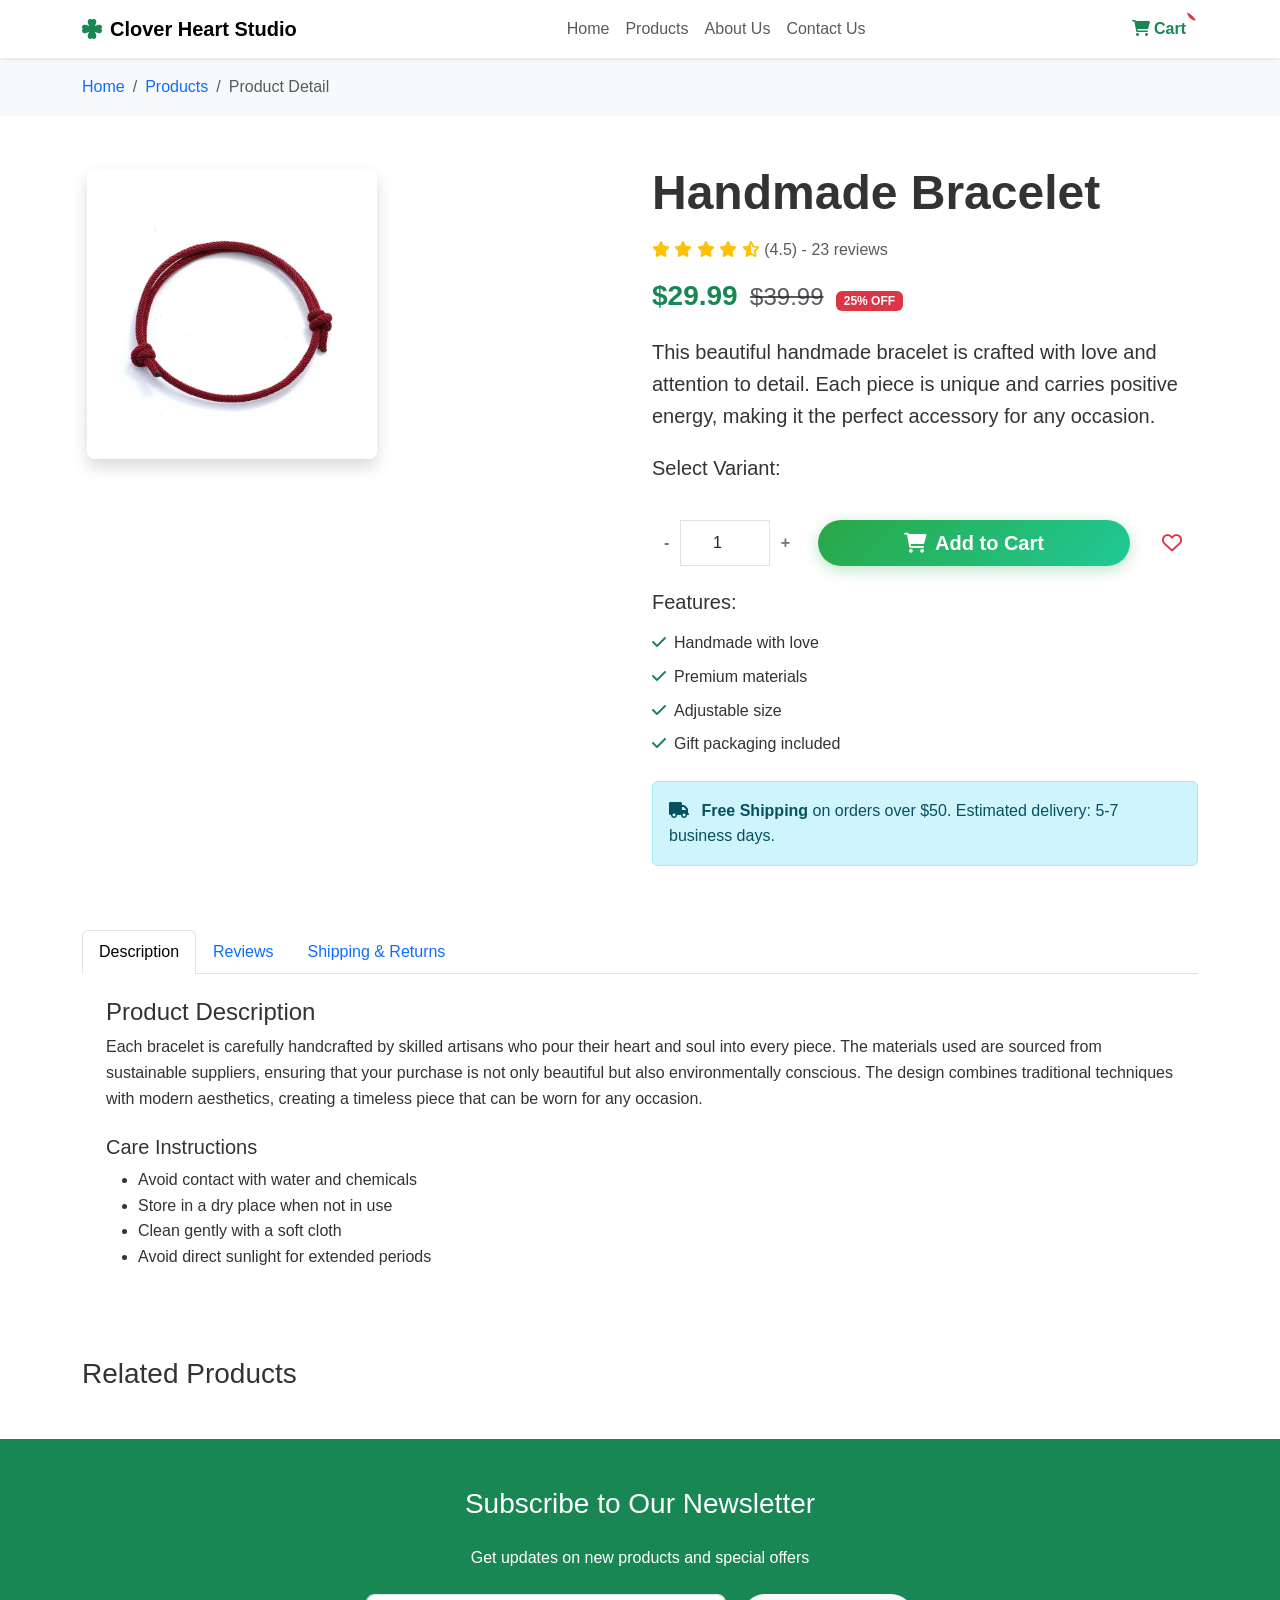
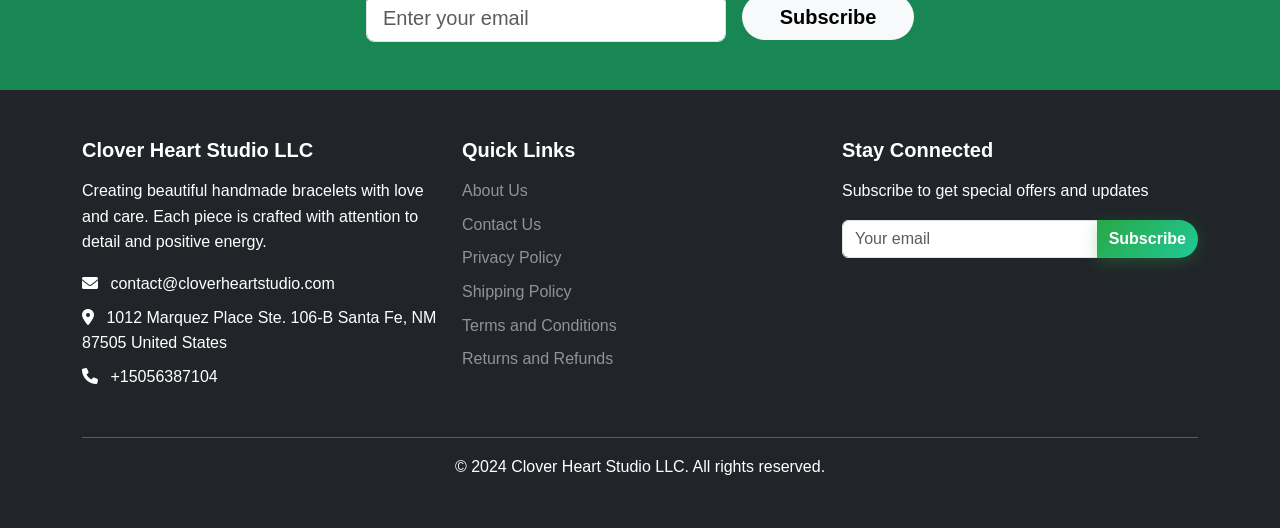
<file: product-detail.html>
<!DOCTYPE html>
<html lang="en">
<head>
    <meta charset="UTF-8">
    <meta name="viewport" content="width=device-width, initial-scale=1.0">
    <title>Product Detail - Clover Heart Studio LLC</title>
    <link href="https://cdn.jsdelivr.net/npm/bootstrap@5.3.0/dist/css/bootstrap.min.css" rel="stylesheet">
    <link href="https://cdnjs.cloudflare.com/ajax/libs/font-awesome/6.0.0/css/all.min.css" rel="stylesheet">
    <link href="styles.css" rel="stylesheet">
</head>
<body>
    <!-- Navigation -->
    <nav class="navbar navbar-expand-lg navbar-light bg-white shadow-sm sticky-top">
        <div class="container">
            <a class="navbar-brand fw-bold" href="index.html">
                <i class="fas fa-clover text-success me-2"></i>Clover Heart Studio
            </a>
            <button class="navbar-toggler" type="button" data-bs-toggle="collapse" data-bs-target="#navbarNav">
                <span class="navbar-toggler-icon"></span>
            </button>
            <div class="collapse navbar-collapse" id="navbarNav">
                <ul class="navbar-nav mx-auto">
                    <li class="nav-item">
                        <a class="nav-link" href="index.html">Home</a>
                    </li>
                    <li class="nav-item">
                        <a class="nav-link" href="products.html">Products</a>
                    </li>
                    <li class="nav-item">
                        <a class="nav-link" href="about.html">About Us</a>
                    </li>
                    <li class="nav-item">
                        <a class="nav-link" href="contact.html">Contact Us</a>
                    </li>
                </ul>
                <div class="d-flex">
                    <a href="cart.html" class="btn btn-outline-success position-relative">
                        <i class="fas fa-shopping-cart"></i> Cart
                        <span class="position-absolute top-0 start-100 translate-middle badge rounded-pill bg-danger" id="cart-count">0</span>
                    </a>
                </div>
            </div>
        </div>
    </nav>

    <!-- Breadcrumb -->
    <section class="py-3 bg-light">
        <div class="container">
            <nav aria-label="breadcrumb">
                <ol class="breadcrumb mb-0">
                    <li class="breadcrumb-item"><a href="index.html" class="text-decoration-none">Home</a></li>
                    <li class="breadcrumb-item"><a href="products.html" class="text-decoration-none">Products</a></li>
                    <li class="breadcrumb-item active" id="product-name-breadcrumb">Product Detail</li>
                </ol>
            </nav>
        </div>
    </section>

    <!-- Product Detail Section -->
    <section class="py-5">
        <div class="container">
            <div class="row">
                <!-- Product Images -->
                <div class="col-lg-6 mb-4">
                    <div class="product-images">
                        <!-- Main Image -->
                        <div class="main-image mb-3">
                            <img id="main-product-image" src="Products/1/variant-image-1.jpeg" alt="Product" class="img-fluid rounded-3 shadow">
                        </div>
                        <!-- Thumbnail Images -->
                        <div class="thumbnail-images d-flex gap-2 overflow-auto" id="thumbnail-container">
                            <!-- Thumbnails will be loaded here -->
                        </div>
                    </div>
                </div>

                <!-- Product Information -->
                <div class="col-lg-6">
                    <div class="product-info">
                        <h1 class="display-5 fw-bold mb-3" id="product-title">Handmade Bracelet</h1>
                        <div class="rating mb-3">
                            <i class="fas fa-star text-warning"></i>
                            <i class="fas fa-star text-warning"></i>
                            <i class="fas fa-star text-warning"></i>
                            <i class="fas fa-star text-warning"></i>
                            <i class="fas fa-star-half-alt text-warning"></i>
                            <span class="text-muted">(4.5) - 23 reviews</span>
                        </div>
                        
                        <div class="price-section mb-4">
                            <span class="h3 text-success fw-bold" id="product-price">$29.99</span>
                            <span class="h4 text-muted text-decoration-line-through ms-2" id="product-sale-price">$39.99</span>
                            <span class="badge bg-danger ms-2">25% OFF</span>
                        </div>

                        <p class="lead mb-4" id="product-description">
                            This beautiful handmade bracelet is crafted with love and attention to detail. Each piece is unique and carries positive energy, making it the perfect accessory for any occasion.
                        </p>

                        <!-- Product Variants -->
                        <div class="mb-4">
                            <h5 class="mb-3">Select Variant:</h5>
                            <div class="d-flex gap-2" id="product-variants">
                                <!-- Variants will be loaded here -->
                            </div>
                        </div>

                        <!-- Quantity and Add to Cart -->
                        <div class="d-flex gap-3 mb-4">
                            <div class="input-group" style="max-width: 150px;">
                                <button class="btn btn-outline-secondary" type="button" id="quantity-decrease">-</button>
                                <input type="number" class="form-control text-center" id="quantity" value="1" min="1" max="10">
                                <button class="btn btn-outline-secondary" type="button" id="quantity-increase">+</button>
                            </div>
                            <button class="btn btn-success btn-lg flex-grow-1" id="add-to-cart-btn">
                                <i class="fas fa-shopping-cart me-2"></i>Add to Cart
                            </button>
                            <button class="btn btn-outline-danger btn-lg" id="wishlist-btn">
                                <i class="far fa-heart"></i>
                            </button>
                        </div>

                        <!-- Product Features -->
                        <div class="product-features mb-4">
                            <h5 class="mb-3">Features:</h5>
                            <ul class="list-unstyled">
                                <li class="mb-2"><i class="fas fa-check text-success me-2"></i>Handmade with love</li>
                                <li class="mb-2"><i class="fas fa-check text-success me-2"></i>Premium materials</li>
                                <li class="mb-2"><i class="fas fa-check text-success me-2"></i>Adjustable size</li>
                                <li class="mb-2"><i class="fas fa-check text-success me-2"></i>Gift packaging included</li>
                            </ul>
                        </div>

                        <!-- Shipping Information -->
                        <div class="alert alert-info">
                            <i class="fas fa-truck me-2"></i>
                            <strong>Free Shipping</strong> on orders over $50. Estimated delivery: 5-7 business days.
                        </div>
                    </div>
                </div>
            </div>

            <!-- Product Tabs -->
            <div class="row mt-5">
                <div class="col-12">
                    <ul class="nav nav-tabs" id="productTabs" role="tablist">
                        <li class="nav-item" role="presentation">
                            <button class="nav-link active" id="description-tab" data-bs-toggle="tab" data-bs-target="#description" type="button" role="tab">Description</button>
                        </li>
                        <li class="nav-item" role="presentation">
                            <button class="nav-link" id="reviews-tab" data-bs-toggle="tab" data-bs-target="#reviews" type="button" role="tab">Reviews</button>
                        </li>
                        <li class="nav-item" role="presentation">
                            <button class="nav-link" id="shipping-tab" data-bs-toggle="tab" data-bs-target="#shipping" type="button" role="tab">Shipping & Returns</button>
                        </li>
                    </ul>
                    <div class="tab-content" id="productTabsContent">
                        <div class="tab-pane fade show active" id="description" role="tabpanel">
                            <div class="p-4">
                                <h4>Product Description</h4>
                                <p id="detailed-description">
                                    Each bracelet is carefully handcrafted by skilled artisans who pour their heart and soul into every piece. 
                                    The materials used are sourced from sustainable suppliers, ensuring that your purchase is not only beautiful 
                                    but also environmentally conscious. The design combines traditional techniques with modern aesthetics, 
                                    creating a timeless piece that can be worn for any occasion.
                                </p>
                                <h5 class="mt-4">Care Instructions</h5>
                                <ul>
                                    <li>Avoid contact with water and chemicals</li>
                                    <li>Store in a dry place when not in use</li>
                                    <li>Clean gently with a soft cloth</li>
                                    <li>Avoid direct sunlight for extended periods</li>
                                </ul>
                            </div>
                        </div>
                        <div class="tab-pane fade" id="reviews" role="tabpanel">
                            <div class="p-4">
                                <h4>Customer Reviews</h4>
                                <div class="review-item mb-4">
                                    <div class="d-flex justify-content-between mb-2">
                                        <strong>Sarah Johnson</strong>
                                        <div class="text-warning">
                                            <i class="fas fa-star"></i>
                                            <i class="fas fa-star"></i>
                                            <i class="fas fa-star"></i>
                                            <i class="fas fa-star"></i>
                                            <i class="fas fa-star"></i>
                                        </div>
                                    </div>
                                    <p>"Absolutely beautiful! The craftsmanship is amazing and it looks even better in person. Highly recommend!"</p>
                                </div>
                                <div class="review-item mb-4">
                                    <div class="d-flex justify-content-between mb-2">
                                        <strong>Emily Davis</strong>
                                        <div class="text-warning">
                                            <i class="fas fa-star"></i>
                                            <i class="fas fa-star"></i>
                                            <i class="fas fa-star"></i>
                                            <i class="fas fa-star"></i>
                                            <i class="far fa-star"></i>
                                        </div>
                                    </div>
                                    <p>"Love this bracelet! It's exactly what I was looking for. The quality is excellent and the shipping was fast."</p>
                                </div>
                                <button class="btn btn-outline-success">Write a Review</button>
                            </div>
                        </div>
                        <div class="tab-pane fade" id="shipping" role="tabpanel">
                            <div class="p-4">
                                <h4>Shipping & Returns</h4>
                                <h5>Shipping Information</h5>
                                <ul>
                                    <li>Orders processed within 1-3 business days</li>
                                    <li>Standard shipping: 5-7 business days</li>
                                    <li>Expedited shipping available at checkout</li>
                                    <li>Free shipping on orders over $50</li>
                                </ul>
                                <h5>Return Policy</h5>
                                <ul>
                                    <li>30-day return policy</li>
                                    <li>Items must be in original packaging</li>
                                    <li>Customer responsible for return shipping</li>
                                    <li>Refunds processed within 30 days of receipt</li>
                                </ul>
                            </div>
                        </div>
                    </div>
                </div>
            </div>

            <!-- Related Products -->
            <div class="row mt-5">
                <div class="col-12">
                    <h3 class="mb-4">Related Products</h3>
                    <div class="row g-4" id="related-products">
                        <!-- Related products will be loaded here -->
                    </div>
                </div>
            </div>
        </div>
    </section>

    <!-- Newsletter -->
    <section class="py-5 bg-success text-white">
        <div class="container">
            <div class="row">
                <div class="col-lg-8 mx-auto text-center">
                    <h3 class="mb-4">Subscribe to Our Newsletter</h3>
                    <p class="mb-4">Get updates on new products and special offers</p>
                    <form class="row g-3 justify-content-center" id="newsletter-form">
                        <div class="col-md-6">
                            <input type="email" class="form-control form-control-lg" placeholder="Enter your email" required>
                        </div>
                        <div class="col-md-3">
                            <button type="submit" class="btn btn-light btn-lg w-100">Subscribe</button>
                        </div>
                    </form>
                </div>
            </div>
        </div>
    </section>

    <!-- Footer -->
    <footer class="bg-dark text-white py-5">
        <div class="container">
            <div class="row">
                <div class="col-lg-4 mb-4">
                    <h5 class="fw-bold mb-3">Clover Heart Studio LLC</h5>
                    <p class="mb-3">Creating beautiful handmade bracelets with love and care. Each piece is crafted with attention to detail and positive energy.</p>
                    <div class="contact-info">
                        <p class="mb-2"><i class="fas fa-envelope me-2"></i> contact@cloverheartstudio.com</p>
                        <p class="mb-2"><i class="fas fa-map-marker-alt me-2"></i> 1012 Marquez Place Ste. 106-B Santa Fe, NM 87505 United States</p>
                        <p class="mb-2"><i class="fas fa-phone me-2"></i> +15056387104</p>
                    </div>
                </div>
                <div class="col-lg-4 mb-4">
                    <h5 class="fw-bold mb-3">Quick Links</h5>
                    <ul class="list-unstyled">
                        <li class="mb-2"><a href="about.html" class="text-white-50 text-decoration-none">About Us</a></li>
                        <li class="mb-2"><a href="contact.html" class="text-white-50 text-decoration-none">Contact Us</a></li>
                        <li class="mb-2"><a href="privacy-policy.html" class="text-white-50 text-decoration-none">Privacy Policy</a></li>
                        <li class="mb-2"><a href="shipping-policy.html" class="text-white-50 text-decoration-none">Shipping Policy</a></li>
                        <li class="mb-2"><a href="terms-conditions.html" class="text-white-50 text-decoration-none">Terms and Conditions</a></li>
                        <li class="mb-2"><a href="returns-refunds.html" class="text-white-50 text-decoration-none">Returns and Refunds</a></li>
                    </ul>
                </div>
                <div class="col-lg-4 mb-4">
                    <h5 class="fw-bold mb-3">Stay Connected</h5>
                    <p class="mb-3">Subscribe to get special offers and updates</p>
                    <form class="newsletter-form" id="footer-newsletter-form">
                        <div class="input-group mb-3">
                            <input type="email" class="form-control" placeholder="Your email" required>
                            <button class="btn btn-success" type="submit">Subscribe</button>
                        </div>
                    </form>
                </div>
            </div>
            <hr class="bg-white-50">
            <div class="text-center">
                <p class="mb-0">&copy; 2024 Clover Heart Studio LLC. All rights reserved.</p>
            </div>
        </div>
    </footer>

    <script src="https://cdn.jsdelivr.net/npm/bootstrap@5.3.0/dist/js/bootstrap.bundle.min.js"></script>
    <script src="script.js"></script>
</body>
</html>
</file>
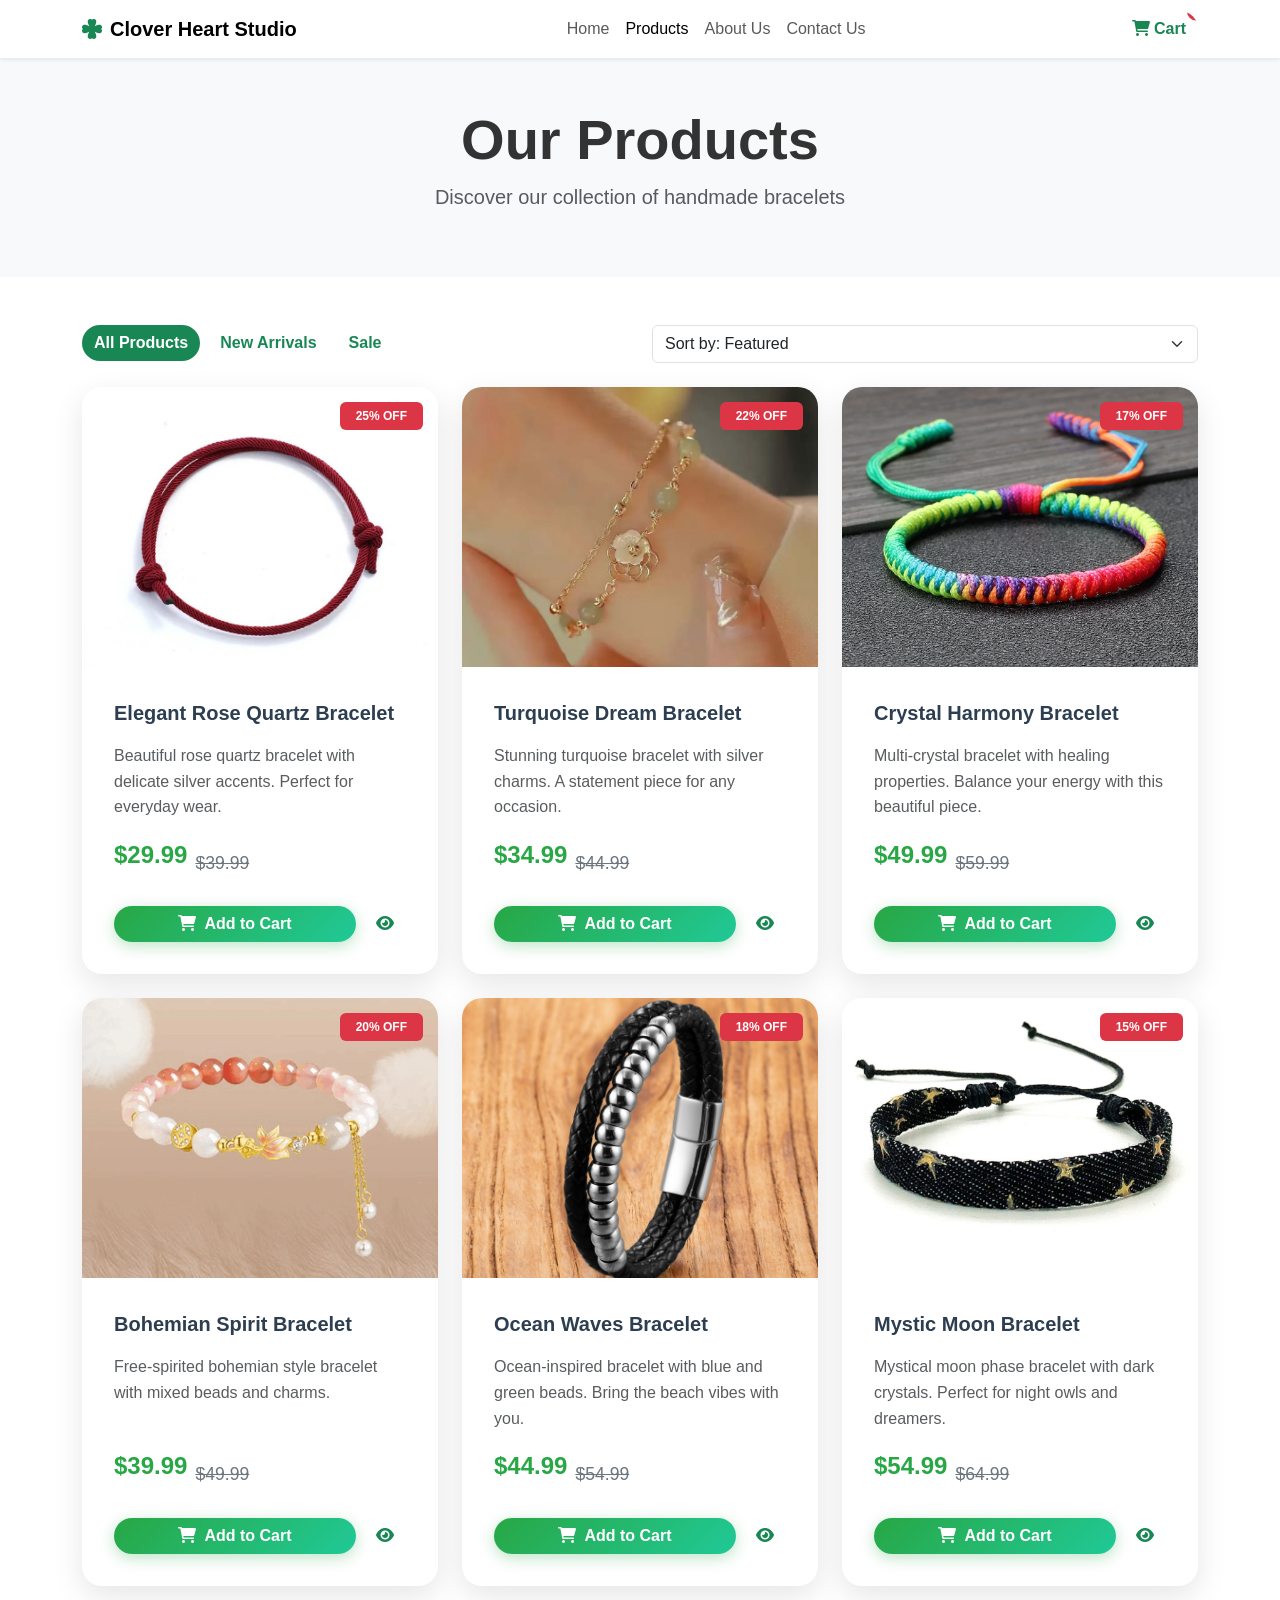
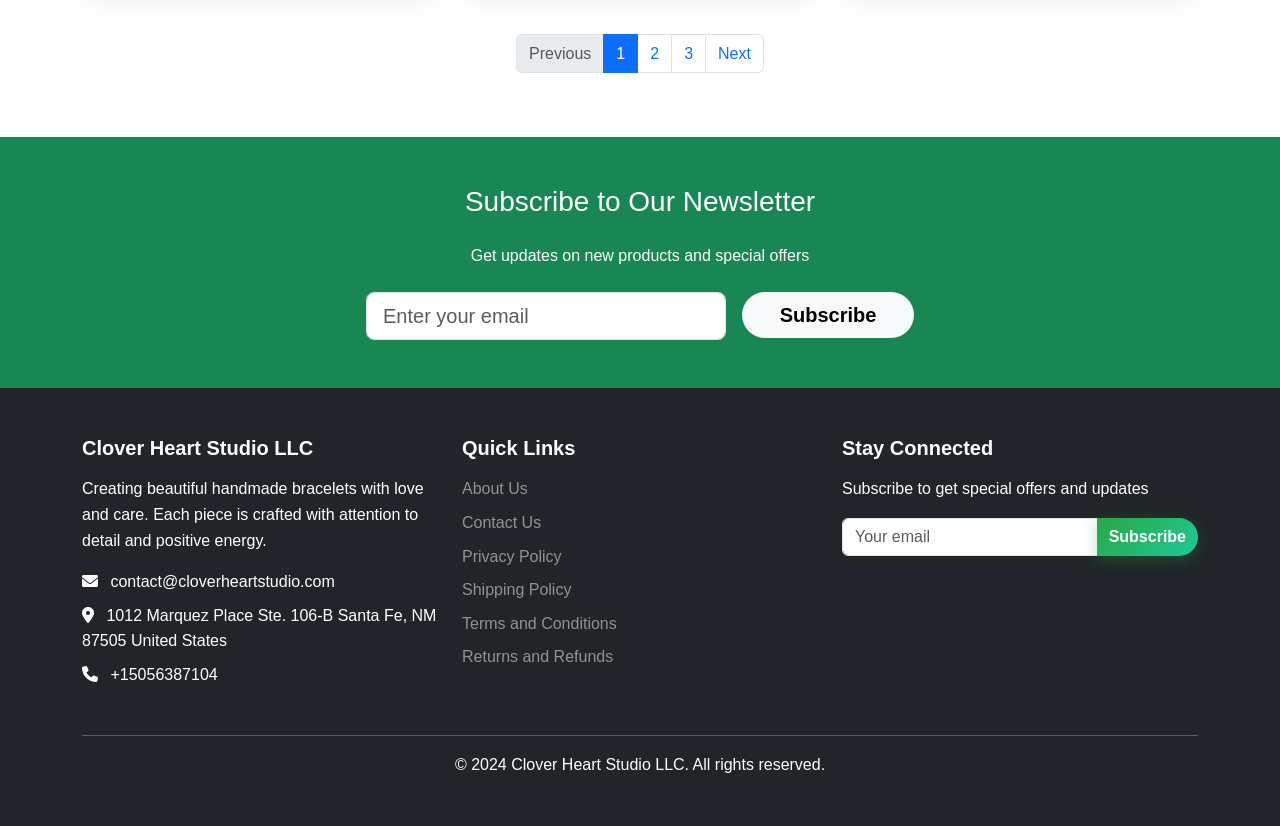
<file: products.html>
<!DOCTYPE html>
<html lang="en">
<head>
    <meta charset="UTF-8">
    <meta name="viewport" content="width=device-width, initial-scale=1.0">
    <title>Products - Clover Heart Studio LLC</title>
    <link href="https://cdn.jsdelivr.net/npm/bootstrap@5.3.0/dist/css/bootstrap.min.css" rel="stylesheet">
    <link href="https://cdnjs.cloudflare.com/ajax/libs/font-awesome/6.0.0/css/all.min.css" rel="stylesheet">
    <link href="styles.css" rel="stylesheet">
</head>
<body>
    <!-- Navigation -->
    <nav class="navbar navbar-expand-lg navbar-light bg-white shadow-sm sticky-top">
        <div class="container">
            <a class="navbar-brand fw-bold" href="index.html">
                <i class="fas fa-clover text-success me-2"></i>Clover Heart Studio
            </a>
            <button class="navbar-toggler" type="button" data-bs-toggle="collapse" data-bs-target="#navbarNav">
                <span class="navbar-toggler-icon"></span>
            </button>
            <div class="collapse navbar-collapse" id="navbarNav">
                <ul class="navbar-nav mx-auto">
                    <li class="nav-item">
                        <a class="nav-link" href="index.html">Home</a>
                    </li>
                    <li class="nav-item">
                        <a class="nav-link active" href="products.html">Products</a>
                    </li>
                    <li class="nav-item">
                        <a class="nav-link" href="about.html">About Us</a>
                    </li>
                    <li class="nav-item">
                        <a class="nav-link" href="contact.html">Contact Us</a>
                    </li>
                </ul>
                <div class="d-flex">
                    <a href="cart.html" class="btn btn-outline-success position-relative">
                        <i class="fas fa-shopping-cart"></i> Cart
                        <span class="position-absolute top-0 start-100 translate-middle badge rounded-pill bg-danger" id="cart-count">0</span>
                    </a>
                </div>
            </div>
        </div>
    </nav>

    <!-- Page Header -->
    <section class="py-5 bg-light">
        <div class="container">
            <div class="text-center">
                <h1 class="display-4 fw-bold">Our Products</h1>
                <p class="lead text-muted">Discover our collection of handmade bracelets</p>
            </div>
        </div>
    </section>

    <!-- Products Section -->
    <section class="py-5">
        <div class="container">
            <!-- Filter and Sort -->
            <div class="row mb-4">
                <div class="col-md-6">
                    <div class="d-flex gap-2">
                        <button class="btn btn-outline-success active" data-filter="all">All Products</button>
                        <button class="btn btn-outline-success" data-filter="new">New Arrivals</button>
                        <button class="btn btn-outline-success" data-filter="sale">Sale</button>
                    </div>
                </div>
                <div class="col-md-6">
                    <select class="form-select" id="sort-products">
                        <option value="default">Sort by: Featured</option>
                        <option value="price-low">Price: Low to High</option>
                        <option value="price-high">Price: High to Low</option>
                        <option value="name">Name: A to Z</option>
                    </select>
                </div>
            </div>

            <!-- Products Grid -->
            <div class="row g-4" id="products-grid">
                <!-- Products will be loaded here -->
            </div>

            <!-- Pagination -->
            <nav aria-label="Product pagination" class="mt-5">
                <ul class="pagination justify-content-center">
                    <li class="page-item disabled">
                        <a class="page-link" href="#" tabindex="-1">Previous</a>
                    </li>
                    <li class="page-item active"><a class="page-link" href="#">1</a></li>
                    <li class="page-item"><a class="page-link" href="#">2</a></li>
                    <li class="page-item"><a class="page-link" href="#">3</a></li>
                    <li class="page-item">
                        <a class="page-link" href="#">Next</a>
                    </li>
                </ul>
            </nav>
        </div>
    </section>

    <!-- Newsletter -->
    <section class="py-5 bg-success text-white">
        <div class="container">
            <div class="row">
                <div class="col-lg-8 mx-auto text-center">
                    <h3 class="mb-4">Subscribe to Our Newsletter</h3>
                    <p class="mb-4">Get updates on new products and special offers</p>
                    <form class="row g-3 justify-content-center" id="newsletter-form">
                        <div class="col-md-6">
                            <input type="email" class="form-control form-control-lg" placeholder="Enter your email" required>
                        </div>
                        <div class="col-md-3">
                            <button type="submit" class="btn btn-light btn-lg w-100">Subscribe</button>
                        </div>
                    </form>
                </div>
            </div>
        </div>
    </section>

    <!-- Footer -->
    <footer class="bg-dark text-white py-5">
        <div class="container">
            <div class="row">
                <div class="col-lg-4 mb-4">
                    <h5 class="fw-bold mb-3">Clover Heart Studio LLC</h5>
                    <p class="mb-3">Creating beautiful handmade bracelets with love and care. Each piece is crafted with attention to detail and positive energy.</p>
                    <div class="contact-info">
                        <p class="mb-2"><i class="fas fa-envelope me-2"></i> contact@cloverheartstudio.com</p>
                        <p class="mb-2"><i class="fas fa-map-marker-alt me-2"></i> 1012 Marquez Place Ste. 106-B Santa Fe, NM 87505 United States</p>
                        <p class="mb-2"><i class="fas fa-phone me-2"></i> +15056387104</p>
                    </div>
                </div>
                <div class="col-lg-4 mb-4">
                    <h5 class="fw-bold mb-3">Quick Links</h5>
                    <ul class="list-unstyled">
                        <li class="mb-2"><a href="about.html" class="text-white-50 text-decoration-none">About Us</a></li>
                        <li class="mb-2"><a href="contact.html" class="text-white-50 text-decoration-none">Contact Us</a></li>
                        <li class="mb-2"><a href="privacy-policy.html" class="text-white-50 text-decoration-none">Privacy Policy</a></li>
                        <li class="mb-2"><a href="shipping-policy.html" class="text-white-50 text-decoration-none">Shipping Policy</a></li>
                        <li class="mb-2"><a href="terms-conditions.html" class="text-white-50 text-decoration-none">Terms and Conditions</a></li>
                        <li class="mb-2"><a href="returns-refunds.html" class="text-white-50 text-decoration-none">Returns and Refunds</a></li>
                    </ul>
                </div>
                <div class="col-lg-4 mb-4">
                    <h5 class="fw-bold mb-3">Stay Connected</h5>
                    <p class="mb-3">Subscribe to get special offers and updates</p>
                    <form class="newsletter-form" id="footer-newsletter-form">
                        <div class="input-group mb-3">
                            <input type="email" class="form-control" placeholder="Your email" required>
                            <button class="btn btn-success" type="submit">Subscribe</button>
                        </div>
                    </form>
                </div>
            </div>
            <hr class="bg-white-50">
            <div class="text-center">
                <p class="mb-0">&copy; 2024 Clover Heart Studio LLC. All rights reserved.</p>
            </div>
        </div>
    </footer>

    <script src="https://cdn.jsdelivr.net/npm/bootstrap@5.3.0/dist/js/bootstrap.bundle.min.js"></script>
    <script src="script.js"></script>
</body>
</html>
</file>
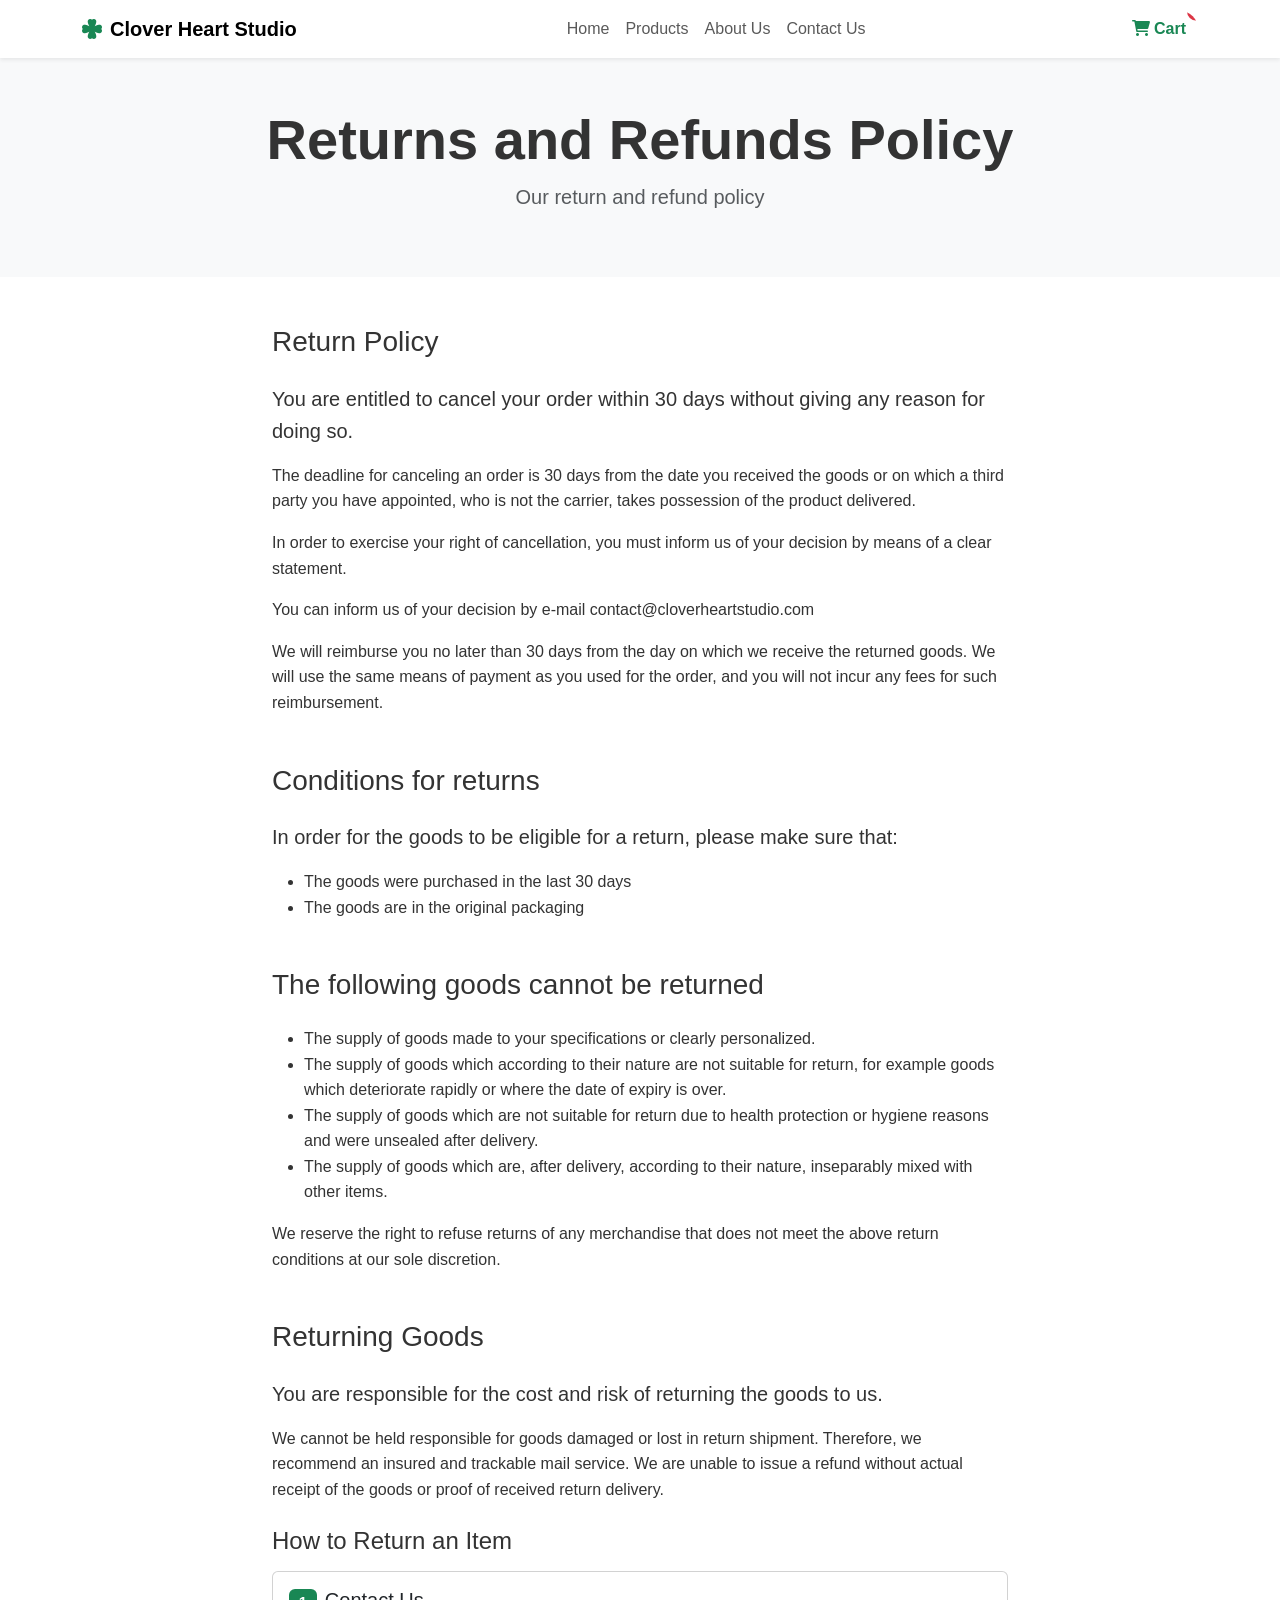
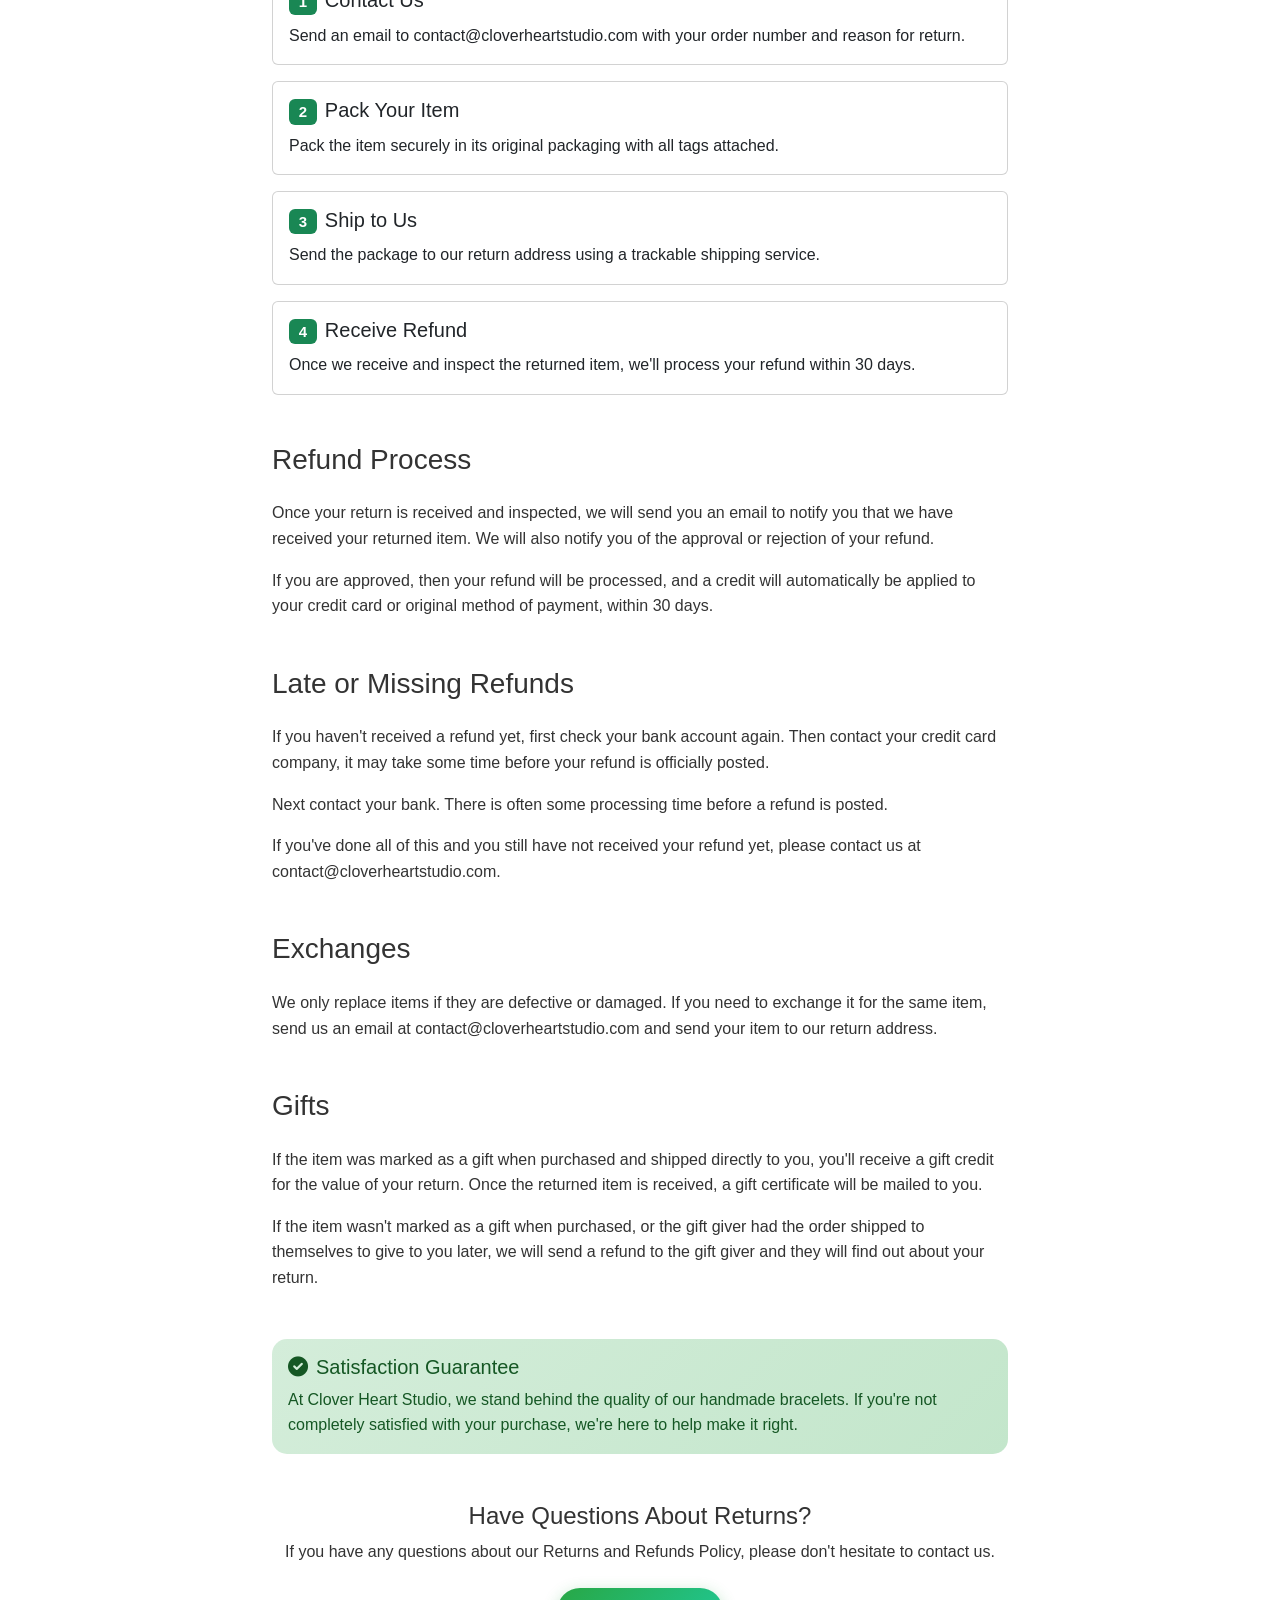
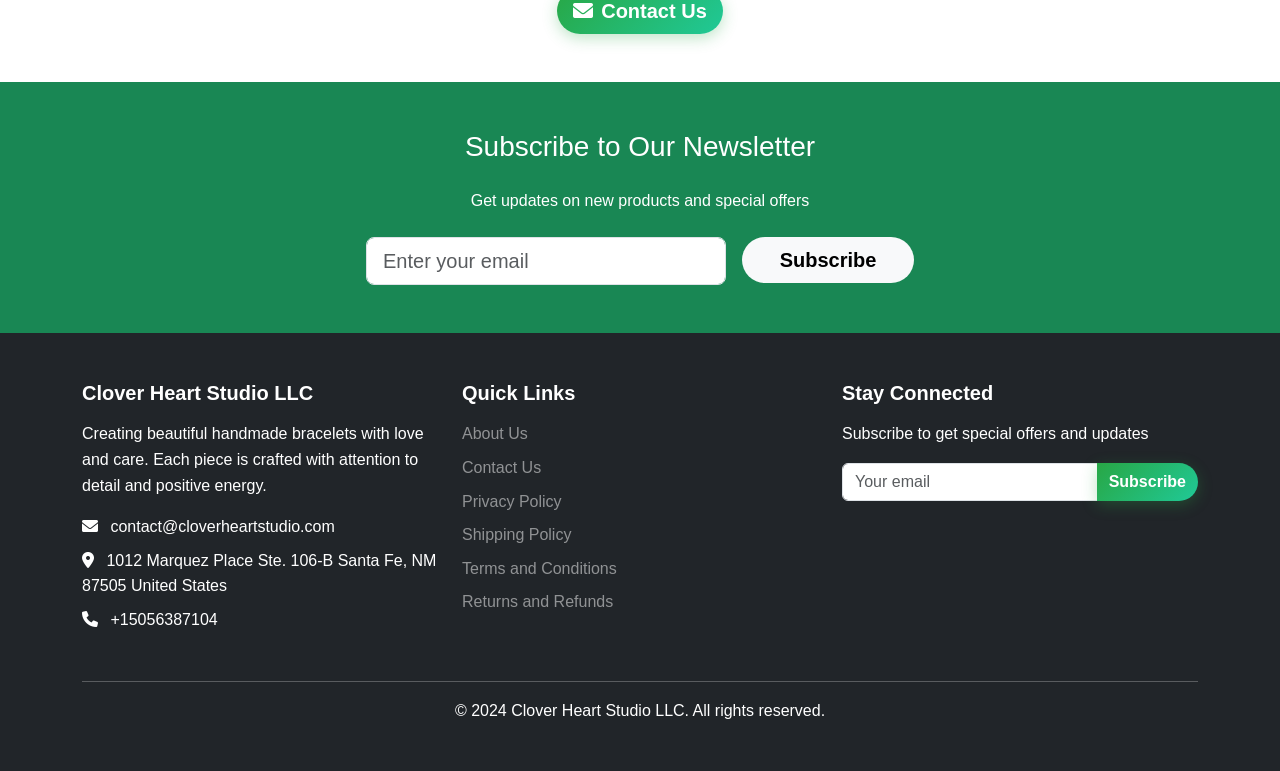
<file: returns-refunds.html>
<!DOCTYPE html>
<html lang="en">
<head>
    <meta charset="UTF-8">
    <meta name="viewport" content="width=device-width, initial-scale=1.0">
    <title>Returns and Refunds Policy - Clover Heart Studio LLC</title>
    <link href="https://cdn.jsdelivr.net/npm/bootstrap@5.3.0/dist/css/bootstrap.min.css" rel="stylesheet">
    <link href="https://cdnjs.cloudflare.com/ajax/libs/font-awesome/6.0.0/css/all.min.css" rel="stylesheet">
    <link href="styles.css" rel="stylesheet">
</head>
<body>
    <!-- Navigation -->
    <nav class="navbar navbar-expand-lg navbar-light bg-white shadow-sm sticky-top">
        <div class="container">
            <a class="navbar-brand fw-bold" href="index.html">
                <i class="fas fa-clover text-success me-2"></i>Clover Heart Studio
            </a>
            <button class="navbar-toggler" type="button" data-bs-toggle="collapse" data-bs-target="#navbarNav">
                <span class="navbar-toggler-icon"></span>
            </button>
            <div class="collapse navbar-collapse" id="navbarNav">
                <ul class="navbar-nav mx-auto">
                    <li class="nav-item">
                        <a class="nav-link" href="index.html">Home</a>
                    </li>
                    <li class="nav-item">
                        <a class="nav-link" href="products.html">Products</a>
                    </li>
                    <li class="nav-item">
                        <a class="nav-link" href="about.html">About Us</a>
                    </li>
                    <li class="nav-item">
                        <a class="nav-link" href="contact.html">Contact Us</a>
                    </li>
                </ul>
                <div class="d-flex">
                    <a href="cart.html" class="btn btn-outline-success position-relative">
                        <i class="fas fa-shopping-cart"></i> Cart
                        <span class="position-absolute top-0 start-100 translate-middle badge rounded-pill bg-danger" id="cart-count">0</span>
                    </a>
                </div>
            </div>
        </div>
    </nav>

    <!-- Page Header -->
    <section class="py-5 bg-light">
        <div class="container">
            <div class="text-center">
                <h1 class="display-4 fw-bold">Returns and Refunds Policy</h1>
                <p class="lead text-muted">Our return and refund policy</p>
            </div>
        </div>
    </section>

    <!-- Returns and Refunds Content -->
    <section class="py-5">
        <div class="container">
            <div class="row">
                <div class="col-lg-8 mx-auto">
                    <div class="returns-content">
                        <h3 class="mb-4">Return Policy</h3>
                        <p class="lead">You are entitled to cancel your order within 30 days without giving any reason for doing so.</p>
                        
                        <p>The deadline for canceling an order is 30 days from the date you received the goods or on which a third party you have appointed, who is not the carrier, takes possession of the product delivered.</p>
                        
                        <p>In order to exercise your right of cancellation, you must inform us of your decision by means of a clear statement.</p>
                        
                        <p>You can inform us of your decision by e-mail contact@cloverheartstudio.com</p>
                        
                        <p>We will reimburse you no later than 30 days from the day on which we receive the returned goods. We will use the same means of payment as you used for the order, and you will not incur any fees for such reimbursement.</p>

                        <h3 class="mt-5 mb-4">Conditions for returns</h3>
                        <p class="lead">In order for the goods to be eligible for a return, please make sure that:</p>
                        <ul>
                            <li>The goods were purchased in the last 30 days</li>
                            <li>The goods are in the original packaging</li>
                        </ul>

                        <h3 class="mt-5 mb-4">The following goods cannot be returned</h3>
                        <ul>
                            <li>The supply of goods made to your specifications or clearly personalized.</li>
                            <li>The supply of goods which according to their nature are not suitable for return, for example goods which deteriorate rapidly or where the date of expiry is over.</li>
                            <li>The supply of goods which are not suitable for return due to health protection or hygiene reasons and were unsealed after delivery.</li>
                            <li>The supply of goods which are, after delivery, according to their nature, inseparably mixed with other items.</li>
                        </ul>

                        <p>We reserve the right to refuse returns of any merchandise that does not meet the above return conditions at our sole discretion.</p>

                        <h3 class="mt-5 mb-4">Returning Goods</h3>
                        <p class="lead">You are responsible for the cost and risk of returning the goods to us.</p>
                        
                        <p>We cannot be held responsible for goods damaged or lost in return shipment. Therefore, we recommend an insured and trackable mail service. We are unable to issue a refund without actual receipt of the goods or proof of received return delivery.</p>

                        <div class="return-process mt-4">
                            <h4 class="mb-3">How to Return an Item</h4>
                            <div class="process-steps">
                                <div class="card mb-3">
                                    <div class="card-body">
                                        <h5 class="card-title"><span class="badge bg-success me-2">1</span>Contact Us</h5>
                                        <p class="card-text">Send an email to contact@cloverheartstudio.com with your order number and reason for return.</p>
                                    </div>
                                </div>
                                
                                <div class="card mb-3">
                                    <div class="card-body">
                                        <h5 class="card-title"><span class="badge bg-success me-2">2</span>Pack Your Item</h5>
                                        <p class="card-text">Pack the item securely in its original packaging with all tags attached.</p>
                                    </div>
                                </div>
                                
                                <div class="card mb-3">
                                    <div class="card-body">
                                        <h5 class="card-title"><span class="badge bg-success me-2">3</span>Ship to Us</h5>
                                        <p class="card-text">Send the package to our return address using a trackable shipping service.</p>
                                    </div>
                                </div>
                                
                                <div class="card mb-3">
                                    <div class="card-body">
                                        <h5 class="card-title"><span class="badge bg-success me-2">4</span>Receive Refund</h5>
                                        <p class="card-text">Once we receive and inspect the returned item, we'll process your refund within 30 days.</p>
                                    </div>
                                </div>
                            </div>
                        </div>

                        <h3 class="mt-5 mb-4">Refund Process</h3>
                        <p>Once your return is received and inspected, we will send you an email to notify you that we have received your returned item. We will also notify you of the approval or rejection of your refund.</p>
                        
                        <p>If you are approved, then your refund will be processed, and a credit will automatically be applied to your credit card or original method of payment, within 30 days.</p>

                        <h3 class="mt-5 mb-4">Late or Missing Refunds</h3>
                        <p>If you haven't received a refund yet, first check your bank account again. Then contact your credit card company, it may take some time before your refund is officially posted.</p>
                        
                        <p>Next contact your bank. There is often some processing time before a refund is posted.</p>
                        
                        <p>If you've done all of this and you still have not received your refund yet, please contact us at contact@cloverheartstudio.com.</p>

                        <h3 class="mt-5 mb-4">Exchanges</h3>
                        <p>We only replace items if they are defective or damaged. If you need to exchange it for the same item, send us an email at contact@cloverheartstudio.com and send your item to our return address.</p>

                        <h3 class="mt-5 mb-4">Gifts</h3>
                        <p>If the item was marked as a gift when purchased and shipped directly to you, you'll receive a gift credit for the value of your return. Once the returned item is received, a gift certificate will be mailed to you.</p>
                        
                        <p>If the item wasn't marked as a gift when purchased, or the gift giver had the order shipped to themselves to give to you later, we will send a refund to the gift giver and they will find out about your return.</p>

                        <div class="alert alert-success mt-5">
                            <h5><i class="fas fa-check-circle me-2"></i>Satisfaction Guarantee</h5>
                            <p class="mb-0">At Clover Heart Studio, we stand behind the quality of our handmade bracelets. If you're not completely satisfied with your purchase, we're here to help make it right.</p>
                        </div>

                        <div class="text-center mt-5">
                            <h4>Have Questions About Returns?</h4>
                            <p class="mb-4">If you have any questions about our Returns and Refunds Policy, please don't hesitate to contact us.</p>
                            <a href="contact.html" class="btn btn-success btn-lg">
                                <i class="fas fa-envelope me-2"></i>Contact Us
                            </a>
                        </div>
                    </div>
                </div>
            </div>
        </div>
    </section>

    <!-- Newsletter -->
    <section class="py-5 bg-success text-white">
        <div class="container">
            <div class="row">
                <div class="col-lg-8 mx-auto text-center">
                    <h3 class="mb-4">Subscribe to Our Newsletter</h3>
                    <p class="mb-4">Get updates on new products and special offers</p>
                    <form class="row g-3 justify-content-center" id="newsletter-form">
                        <div class="col-md-6">
                            <input type="email" class="form-control form-control-lg" placeholder="Enter your email" required>
                        </div>
                        <div class="col-md-3">
                            <button type="submit" class="btn btn-light btn-lg w-100">Subscribe</button>
                        </div>
                    </form>
                </div>
            </div>
        </div>
    </section>

    <!-- Footer -->
    <footer class="bg-dark text-white py-5">
        <div class="container">
            <div class="row">
                <div class="col-lg-4 mb-4">
                    <h5 class="fw-bold mb-3">Clover Heart Studio LLC</h5>
                    <p class="mb-3">Creating beautiful handmade bracelets with love and care. Each piece is crafted with attention to detail and positive energy.</p>
                    <div class="contact-info">
                        <p class="mb-2"><i class="fas fa-envelope me-2"></i> contact@cloverheartstudio.com</p>
                        <p class="mb-2"><i class="fas fa-map-marker-alt me-2"></i> 1012 Marquez Place Ste. 106-B Santa Fe, NM 87505 United States</p>
                        <p class="mb-2"><i class="fas fa-phone me-2"></i> +15056387104</p>
                    </div>
                </div>
                <div class="col-lg-4 mb-4">
                    <h5 class="fw-bold mb-3">Quick Links</h5>
                    <ul class="list-unstyled">
                        <li class="mb-2"><a href="about.html" class="text-white-50 text-decoration-none">About Us</a></li>
                        <li class="mb-2"><a href="contact.html" class="text-white-50 text-decoration-none">Contact Us</a></li>
                        <li class="mb-2"><a href="privacy-policy.html" class="text-white-50 text-decoration-none">Privacy Policy</a></li>
                        <li class="mb-2"><a href="shipping-policy.html" class="text-white-50 text-decoration-none">Shipping Policy</a></li>
                        <li class="mb-2"><a href="terms-conditions.html" class="text-white-50 text-decoration-none">Terms and Conditions</a></li>
                        <li class="mb-2"><a href="returns-refunds.html" class="text-white-50 text-decoration-none">Returns and Refunds</a></li>
                    </ul>
                </div>
                <div class="col-lg-4 mb-4">
                    <h5 class="fw-bold mb-3">Stay Connected</h5>
                    <p class="mb-3">Subscribe to get special offers and updates</p>
                    <form class="newsletter-form" id="footer-newsletter-form">
                        <div class="input-group mb-3">
                            <input type="email" class="form-control" placeholder="Your email" required>
                            <button class="btn btn-success" type="submit">Subscribe</button>
                        </div>
                    </form>
                </div>
            </div>
            <hr class="bg-white-50">
            <div class="text-center">
                <p class="mb-0">&copy; 2024 Clover Heart Studio LLC. All rights reserved.</p>
            </div>
        </div>
    </footer>

    <script src="https://cdn.jsdelivr.net/npm/bootstrap@5.3.0/dist/js/bootstrap.bundle.min.js"></script>
    <script src="script.js"></script>
</body>
</html>
</file>
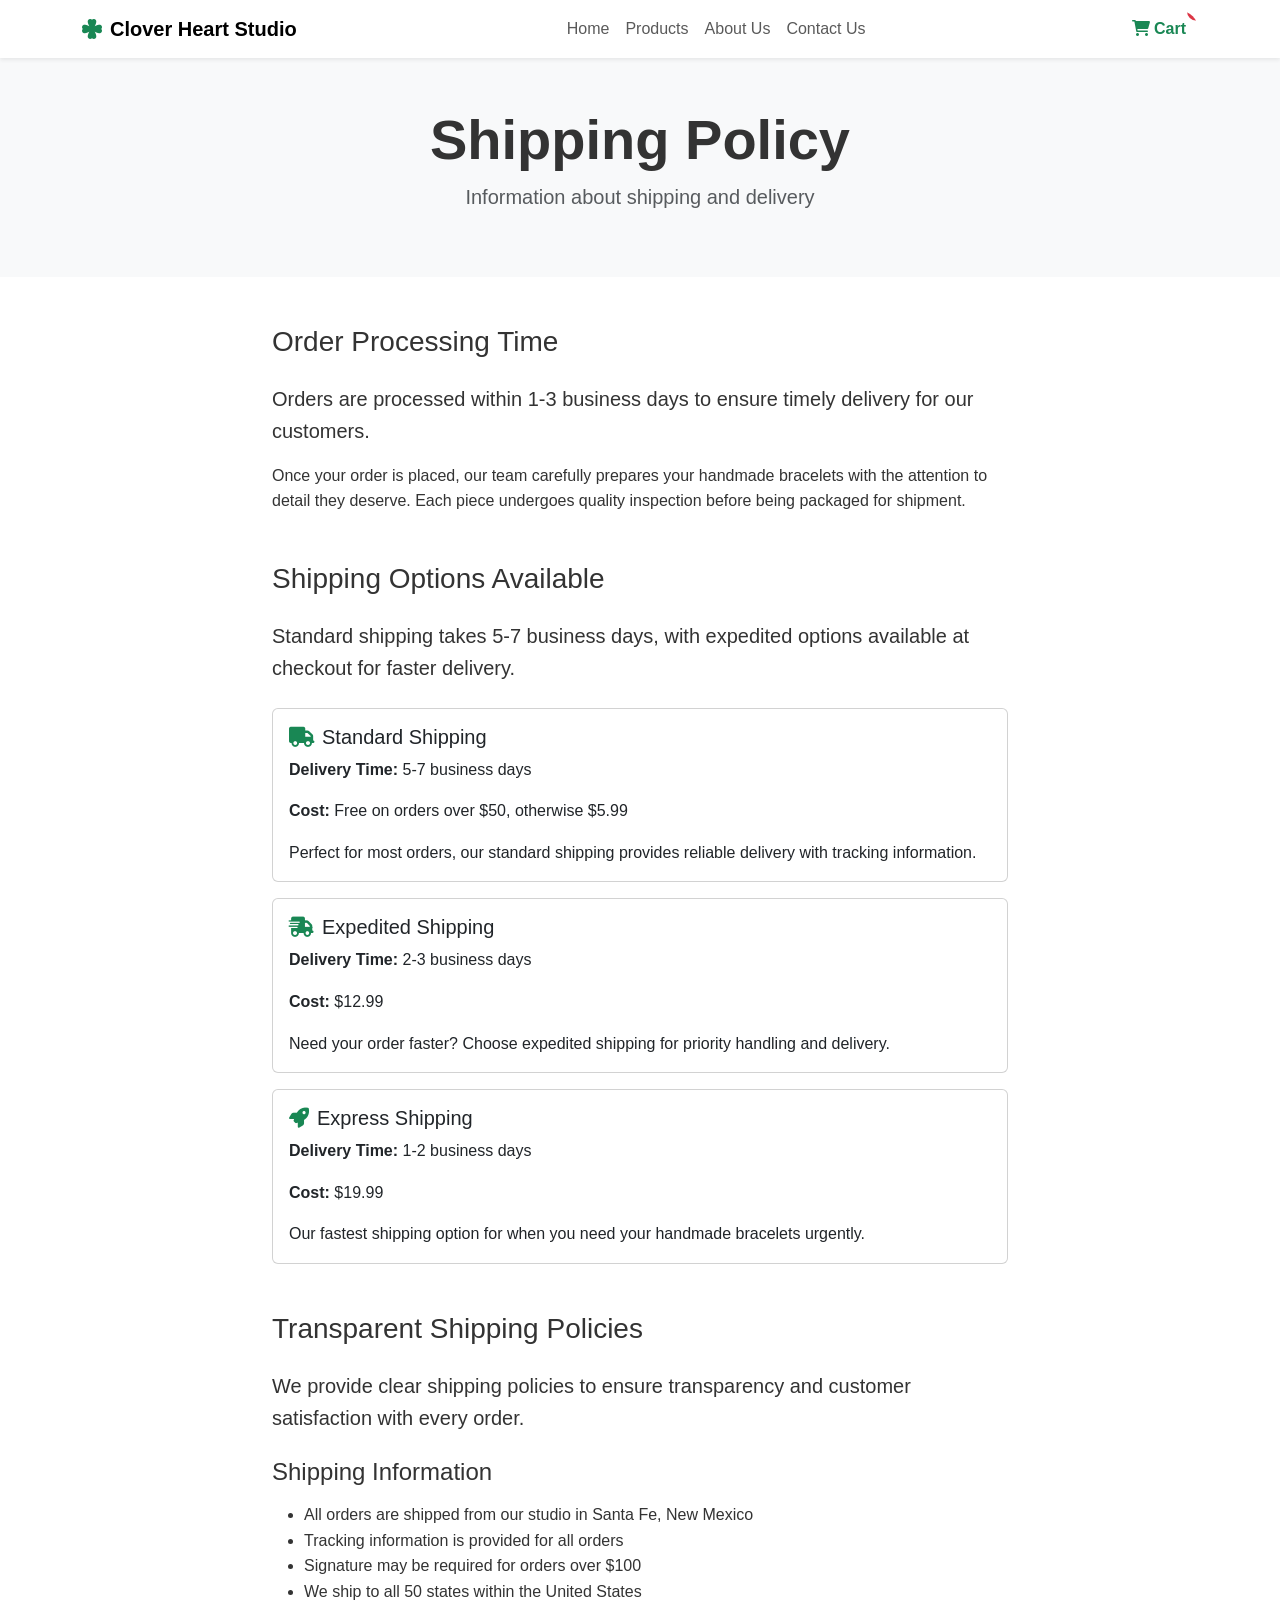
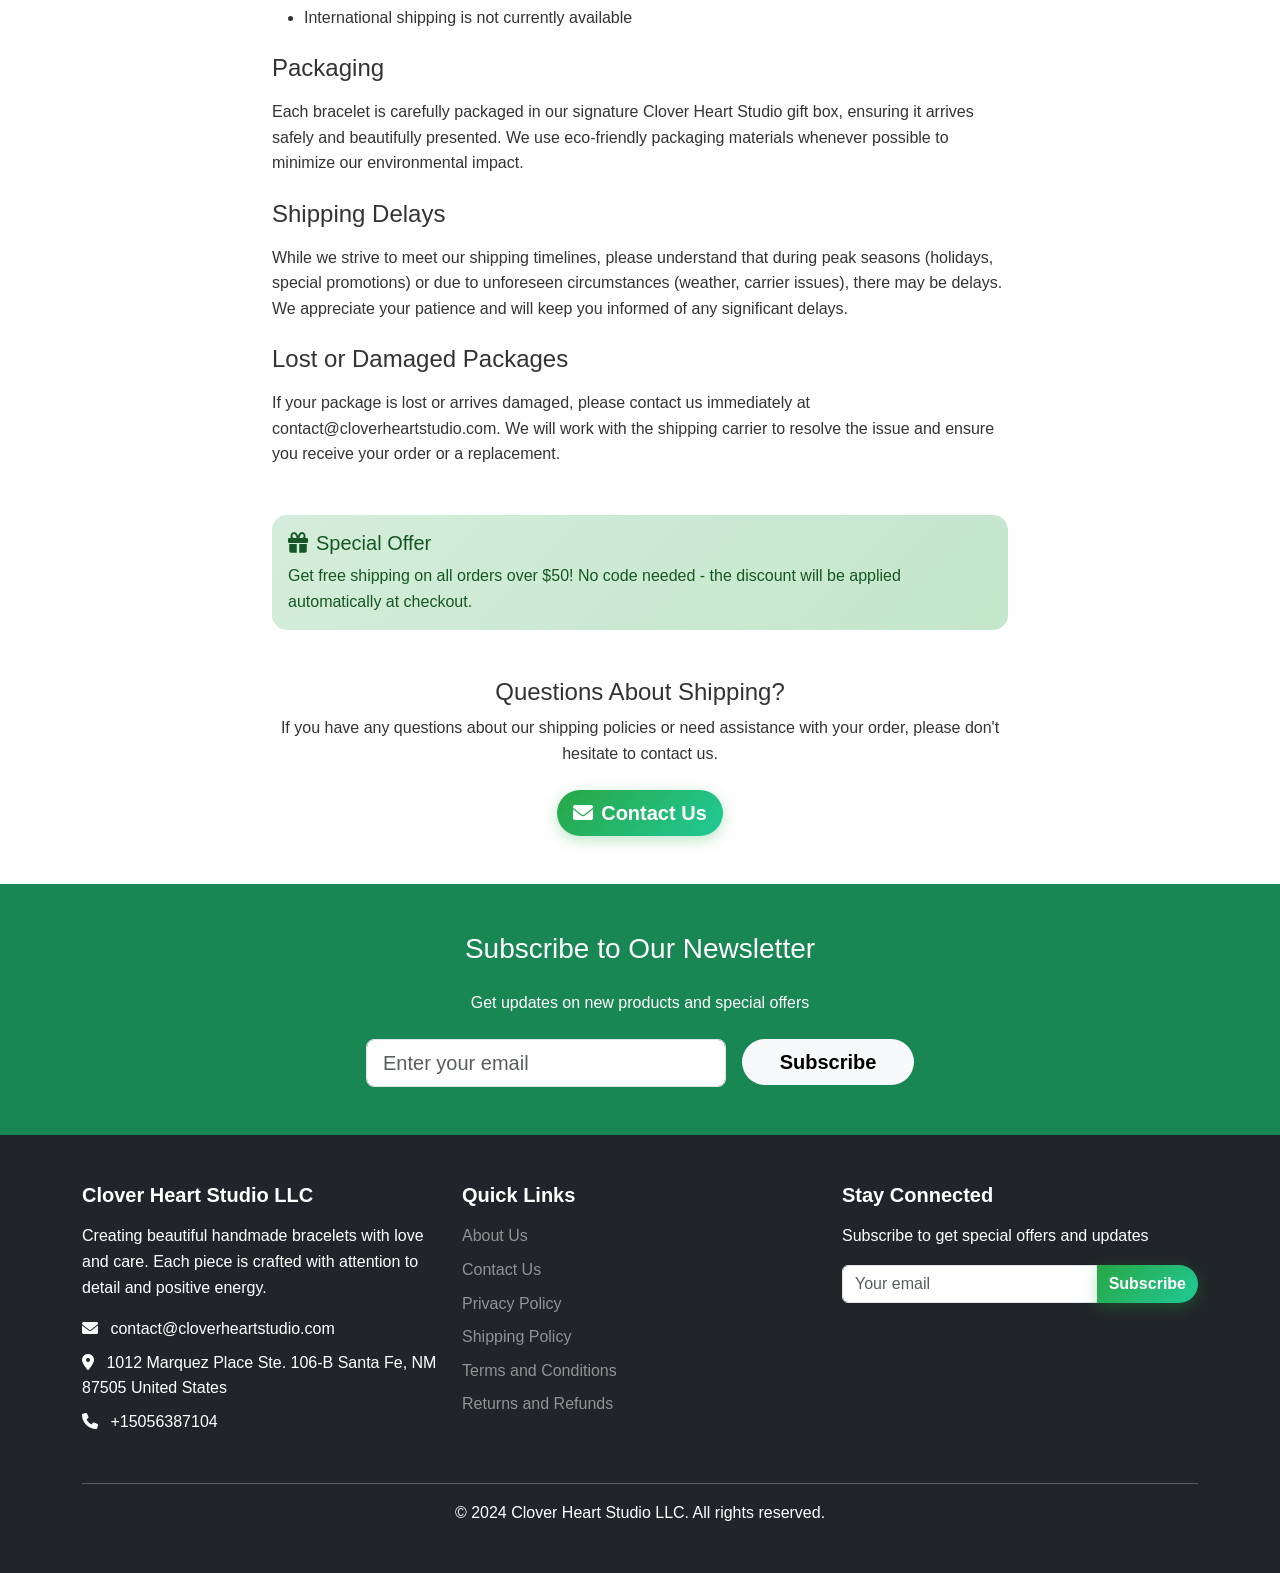
<file: shipping-policy.html>
<!DOCTYPE html>
<html lang="en">
<head>
    <meta charset="UTF-8">
    <meta name="viewport" content="width=device-width, initial-scale=1.0">
    <title>Shipping Policy - Clover Heart Studio LLC</title>
    <link href="https://cdn.jsdelivr.net/npm/bootstrap@5.3.0/dist/css/bootstrap.min.css" rel="stylesheet">
    <link href="https://cdnjs.cloudflare.com/ajax/libs/font-awesome/6.0.0/css/all.min.css" rel="stylesheet">
    <link href="styles.css" rel="stylesheet">
</head>
<body>
    <!-- Navigation -->
    <nav class="navbar navbar-expand-lg navbar-light bg-white shadow-sm sticky-top">
        <div class="container">
            <a class="navbar-brand fw-bold" href="index.html">
                <i class="fas fa-clover text-success me-2"></i>Clover Heart Studio
            </a>
            <button class="navbar-toggler" type="button" data-bs-toggle="collapse" data-bs-target="#navbarNav">
                <span class="navbar-toggler-icon"></span>
            </button>
            <div class="collapse navbar-collapse" id="navbarNav">
                <ul class="navbar-nav mx-auto">
                    <li class="nav-item">
                        <a class="nav-link" href="index.html">Home</a>
                    </li>
                    <li class="nav-item">
                        <a class="nav-link" href="products.html">Products</a>
                    </li>
                    <li class="nav-item">
                        <a class="nav-link" href="about.html">About Us</a>
                    </li>
                    <li class="nav-item">
                        <a class="nav-link" href="contact.html">Contact Us</a>
                    </li>
                </ul>
                <div class="d-flex">
                    <a href="cart.html" class="btn btn-outline-success position-relative">
                        <i class="fas fa-shopping-cart"></i> Cart
                        <span class="position-absolute top-0 start-100 translate-middle badge rounded-pill bg-danger" id="cart-count">0</span>
                    </a>
                </div>
            </div>
        </div>
    </nav>

    <!-- Page Header -->
    <section class="py-5 bg-light">
        <div class="container">
            <div class="text-center">
                <h1 class="display-4 fw-bold">Shipping Policy</h1>
                <p class="lead text-muted">Information about shipping and delivery</p>
            </div>
        </div>
    </section>

    <!-- Shipping Policy Content -->
    <section class="py-5">
        <div class="container">
            <div class="row">
                <div class="col-lg-8 mx-auto">
                    <div class="shipping-content">
                        <h3 class="mb-4">Order Processing Time</h3>
                        <p class="lead">Orders are processed within 1-3 business days to ensure timely delivery for our customers.</p>
                        <p>Once your order is placed, our team carefully prepares your handmade bracelets with the attention to detail they deserve. Each piece undergoes quality inspection before being packaged for shipment.</p>

                        <h3 class="mt-5 mb-4">Shipping Options Available</h3>
                        <p class="lead">Standard shipping takes 5-7 business days, with expedited options available at checkout for faster delivery.</p>
                        
                        <div class="shipping-options mt-4">
                            <div class="card mb-3">
                                <div class="card-body">
                                    <h5 class="card-title"><i class="fas fa-truck text-success me-2"></i>Standard Shipping</h5>
                                    <p class="card-text"><strong>Delivery Time:</strong> 5-7 business days</p>
                                    <p class="card-text"><strong>Cost:</strong> Free on orders over $50, otherwise $5.99</p>
                                    <p class="card-text">Perfect for most orders, our standard shipping provides reliable delivery with tracking information.</p>
                                </div>
                            </div>
                            
                            <div class="card mb-3">
                                <div class="card-body">
                                    <h5 class="card-title"><i class="fas fa-shipping-fast text-success me-2"></i>Expedited Shipping</h5>
                                    <p class="card-text"><strong>Delivery Time:</strong> 2-3 business days</p>
                                    <p class="card-text"><strong>Cost:</strong> $12.99</p>
                                    <p class="card-text">Need your order faster? Choose expedited shipping for priority handling and delivery.</p>
                                </div>
                            </div>
                            
                            <div class="card mb-3">
                                <div class="card-body">
                                    <h5 class="card-title"><i class="fas fa-rocket text-success me-2"></i>Express Shipping</h5>
                                    <p class="card-text"><strong>Delivery Time:</strong> 1-2 business days</p>
                                    <p class="card-text"><strong>Cost:</strong> $19.99</p>
                                    <p class="card-text">Our fastest shipping option for when you need your handmade bracelets urgently.</p>
                                </div>
                            </div>
                        </div>

                        <h3 class="mt-5 mb-4">Transparent Shipping Policies</h3>
                        <p class="lead">We provide clear shipping policies to ensure transparency and customer satisfaction with every order.</p>
                        
                        <div class="policy-details mt-4">
                            <h4 class="mb-3">Shipping Information</h4>
                            <ul>
                                <li>All orders are shipped from our studio in Santa Fe, New Mexico</li>
                                <li>Tracking information is provided for all orders</li>
                                <li>Signature may be required for orders over $100</li>
                                <li>We ship to all 50 states within the United States</li>
                                <li>International shipping is not currently available</li>
                            </ul>

                            <h4 class="mb-3 mt-4">Packaging</h4>
                            <p>Each bracelet is carefully packaged in our signature Clover Heart Studio gift box, ensuring it arrives safely and beautifully presented. We use eco-friendly packaging materials whenever possible to minimize our environmental impact.</p>

                            <h4 class="mb-3 mt-4">Shipping Delays</h4>
                            <p>While we strive to meet our shipping timelines, please understand that during peak seasons (holidays, special promotions) or due to unforeseen circumstances (weather, carrier issues), there may be delays. We appreciate your patience and will keep you informed of any significant delays.</p>

                            <h4 class="mb-3 mt-4">Lost or Damaged Packages</h4>
                            <p>If your package is lost or arrives damaged, please contact us immediately at contact@cloverheartstudio.com. We will work with the shipping carrier to resolve the issue and ensure you receive your order or a replacement.</p>
                        </div>

                        <div class="alert alert-success mt-5">
                            <h5><i class="fas fa-gift me-2"></i>Special Offer</h5>
                            <p class="mb-0">Get free shipping on all orders over $50! No code needed - the discount will be applied automatically at checkout.</p>
                        </div>

                        <div class="text-center mt-5">
                            <h4>Questions About Shipping?</h4>
                            <p class="mb-4">If you have any questions about our shipping policies or need assistance with your order, please don't hesitate to contact us.</p>
                            <a href="contact.html" class="btn btn-success btn-lg">
                                <i class="fas fa-envelope me-2"></i>Contact Us
                            </a>
                        </div>
                    </div>
                </div>
            </div>
        </div>
    </section>

    <!-- Newsletter -->
    <section class="py-5 bg-success text-white">
        <div class="container">
            <div class="row">
                <div class="col-lg-8 mx-auto text-center">
                    <h3 class="mb-4">Subscribe to Our Newsletter</h3>
                    <p class="mb-4">Get updates on new products and special offers</p>
                    <form class="row g-3 justify-content-center" id="newsletter-form">
                        <div class="col-md-6">
                            <input type="email" class="form-control form-control-lg" placeholder="Enter your email" required>
                        </div>
                        <div class="col-md-3">
                            <button type="submit" class="btn btn-light btn-lg w-100">Subscribe</button>
                        </div>
                    </form>
                </div>
            </div>
        </div>
    </section>

    <!-- Footer -->
    <footer class="bg-dark text-white py-5">
        <div class="container">
            <div class="row">
                <div class="col-lg-4 mb-4">
                    <h5 class="fw-bold mb-3">Clover Heart Studio LLC</h5>
                    <p class="mb-3">Creating beautiful handmade bracelets with love and care. Each piece is crafted with attention to detail and positive energy.</p>
                    <div class="contact-info">
                        <p class="mb-2"><i class="fas fa-envelope me-2"></i> contact@cloverheartstudio.com</p>
                        <p class="mb-2"><i class="fas fa-map-marker-alt me-2"></i> 1012 Marquez Place Ste. 106-B Santa Fe, NM 87505 United States</p>
                        <p class="mb-2"><i class="fas fa-phone me-2"></i> +15056387104</p>
                    </div>
                </div>
                <div class="col-lg-4 mb-4">
                    <h5 class="fw-bold mb-3">Quick Links</h5>
                    <ul class="list-unstyled">
                        <li class="mb-2"><a href="about.html" class="text-white-50 text-decoration-none">About Us</a></li>
                        <li class="mb-2"><a href="contact.html" class="text-white-50 text-decoration-none">Contact Us</a></li>
                        <li class="mb-2"><a href="privacy-policy.html" class="text-white-50 text-decoration-none">Privacy Policy</a></li>
                        <li class="mb-2"><a href="shipping-policy.html" class="text-white-50 text-decoration-none">Shipping Policy</a></li>
                        <li class="mb-2"><a href="terms-conditions.html" class="text-white-50 text-decoration-none">Terms and Conditions</a></li>
                        <li class="mb-2"><a href="returns-refunds.html" class="text-white-50 text-decoration-none">Returns and Refunds</a></li>
                    </ul>
                </div>
                <div class="col-lg-4 mb-4">
                    <h5 class="fw-bold mb-3">Stay Connected</h5>
                    <p class="mb-3">Subscribe to get special offers and updates</p>
                    <form class="newsletter-form" id="footer-newsletter-form">
                        <div class="input-group mb-3">
                            <input type="email" class="form-control" placeholder="Your email" required>
                            <button class="btn btn-success" type="submit">Subscribe</button>
                        </div>
                    </form>
                </div>
            </div>
            <hr class="bg-white-50">
            <div class="text-center">
                <p class="mb-0">&copy; 2024 Clover Heart Studio LLC. All rights reserved.</p>
            </div>
        </div>
    </footer>

    <script src="https://cdn.jsdelivr.net/npm/bootstrap@5.3.0/dist/js/bootstrap.bundle.min.js"></script>
    <script src="script.js"></script>
</body>
</html>
</file>
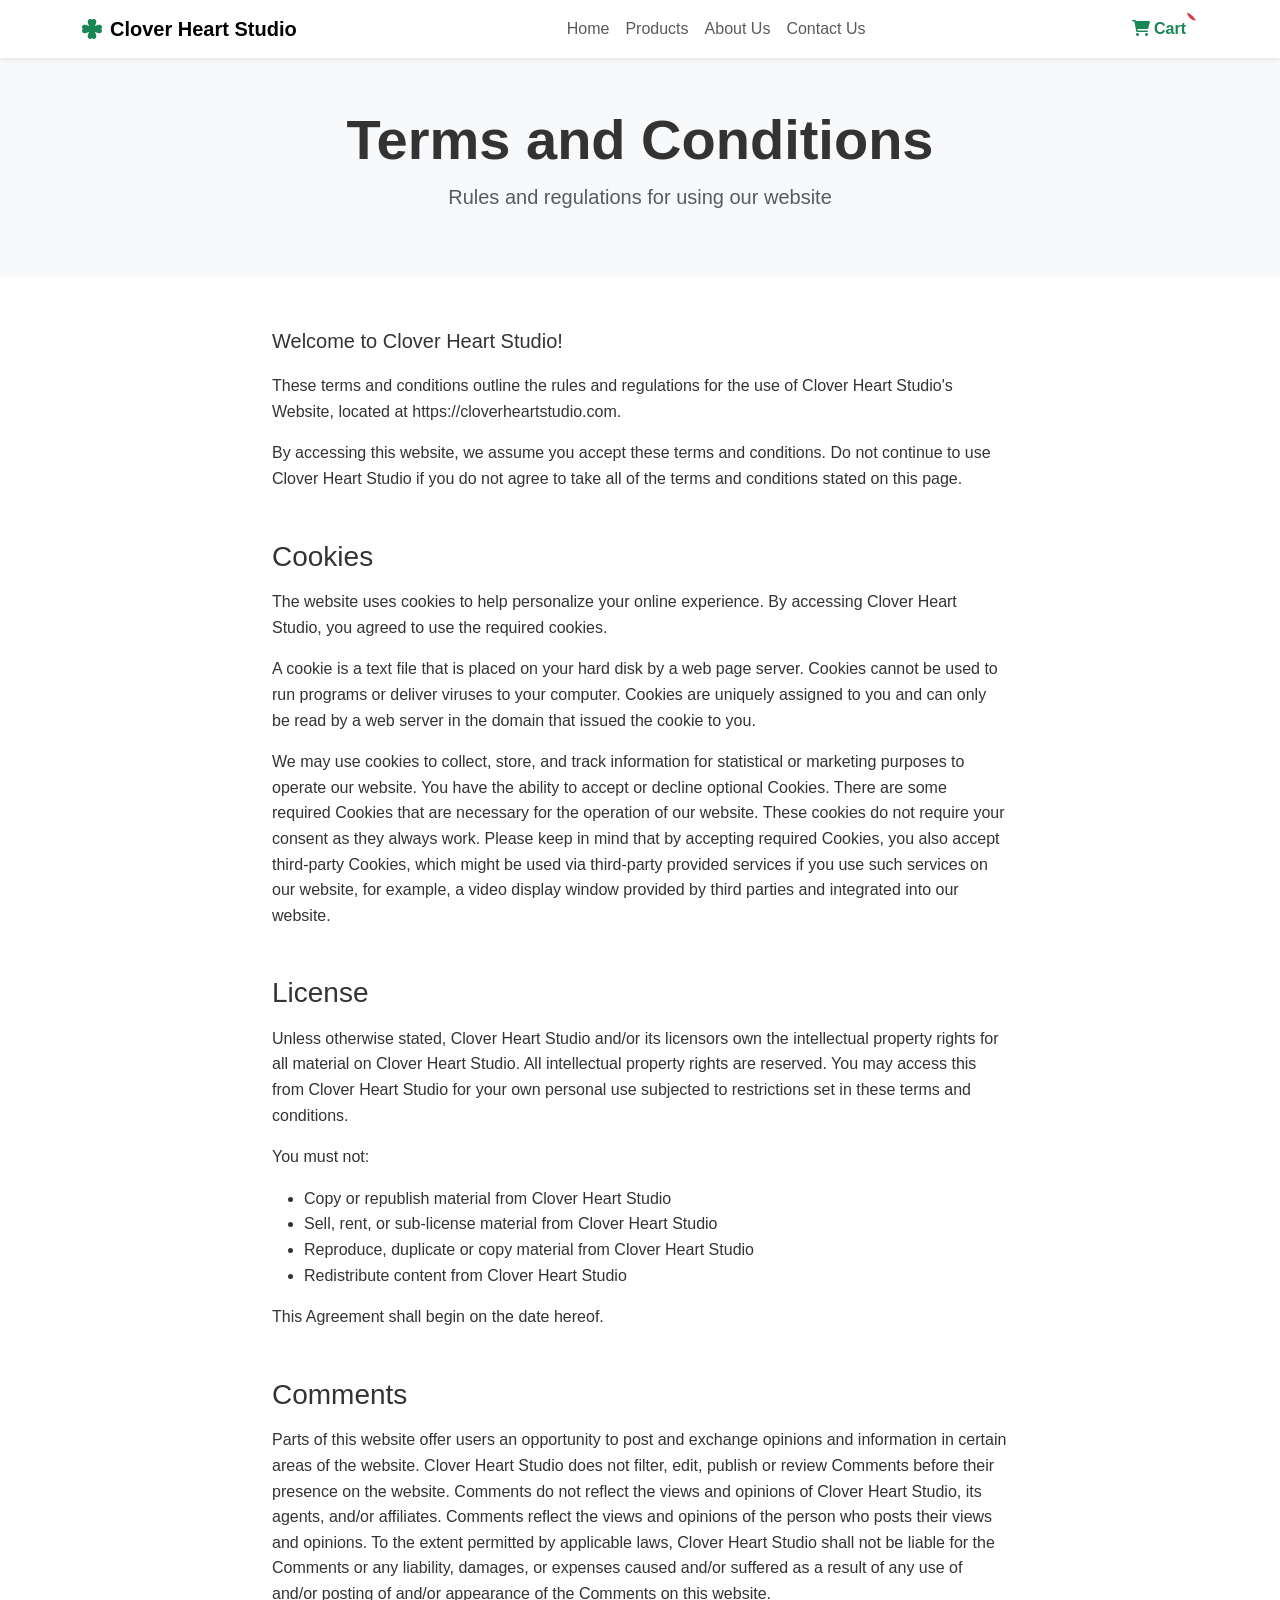
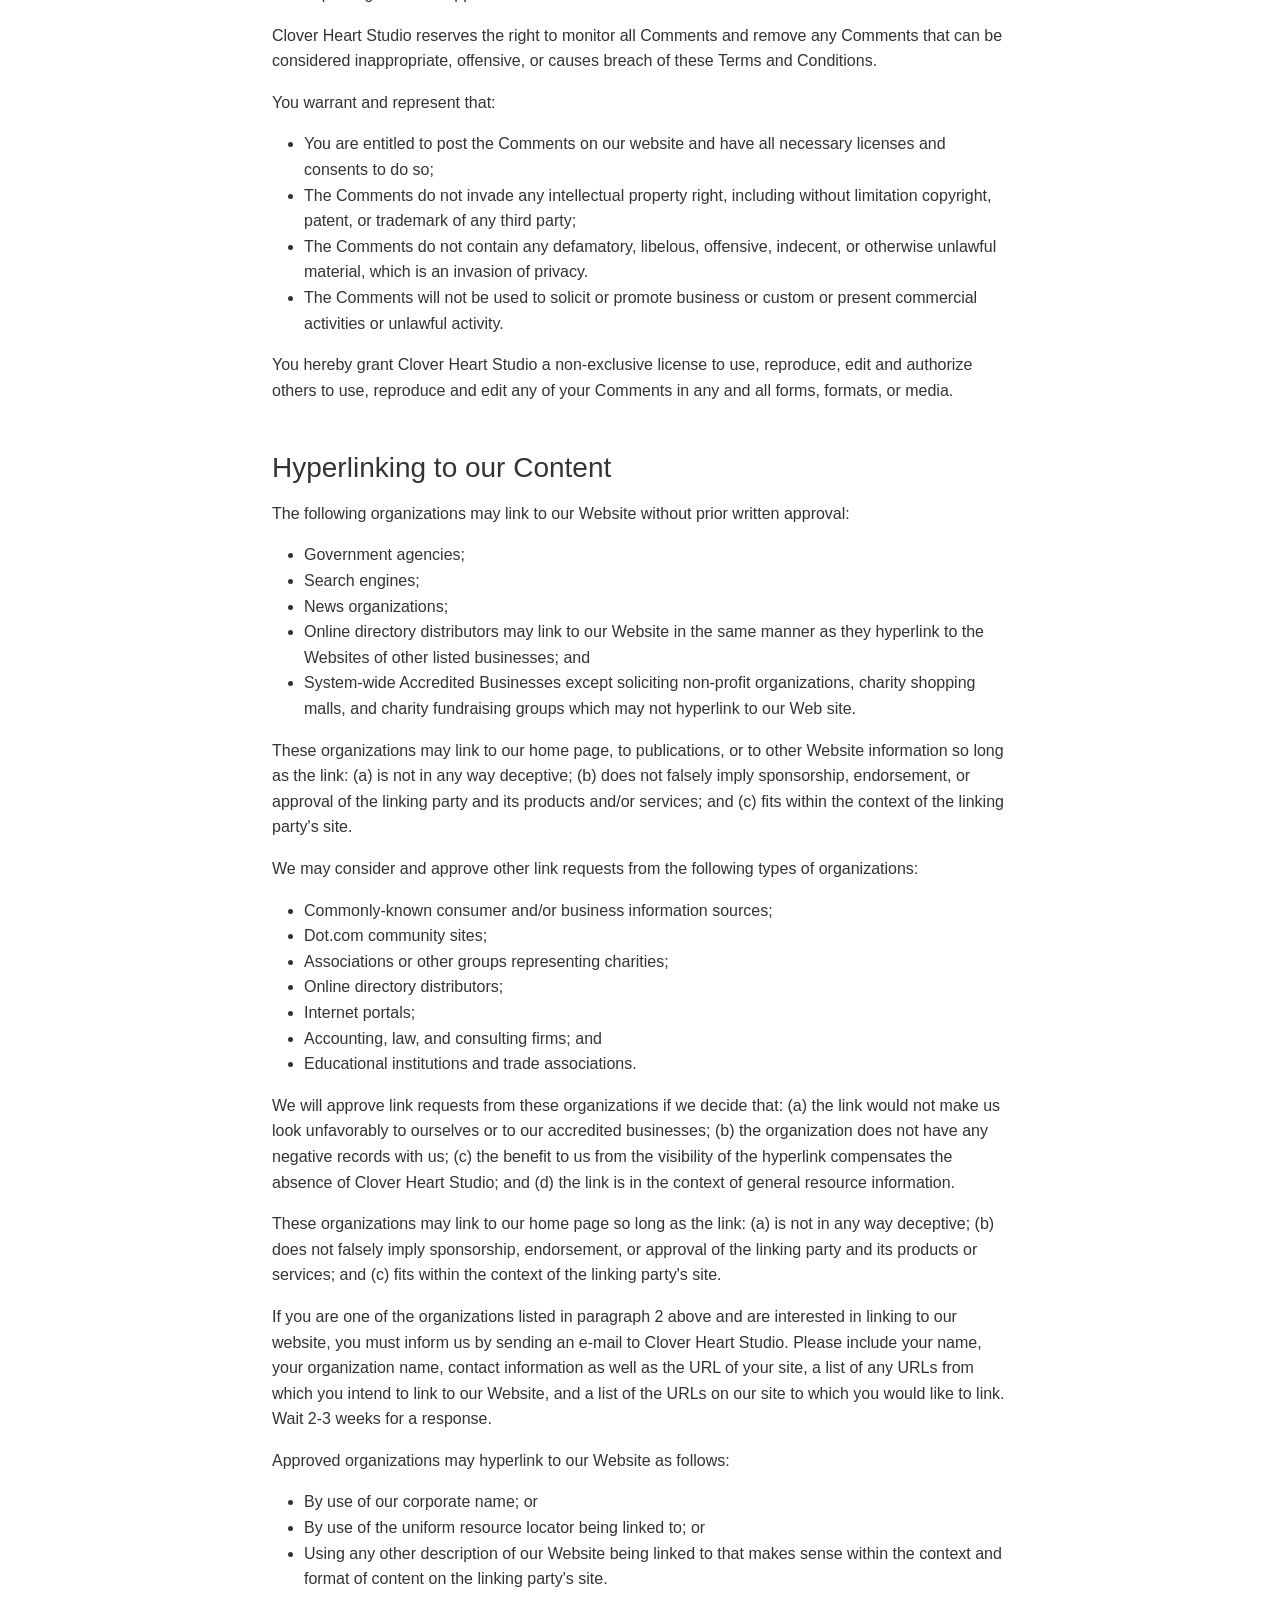
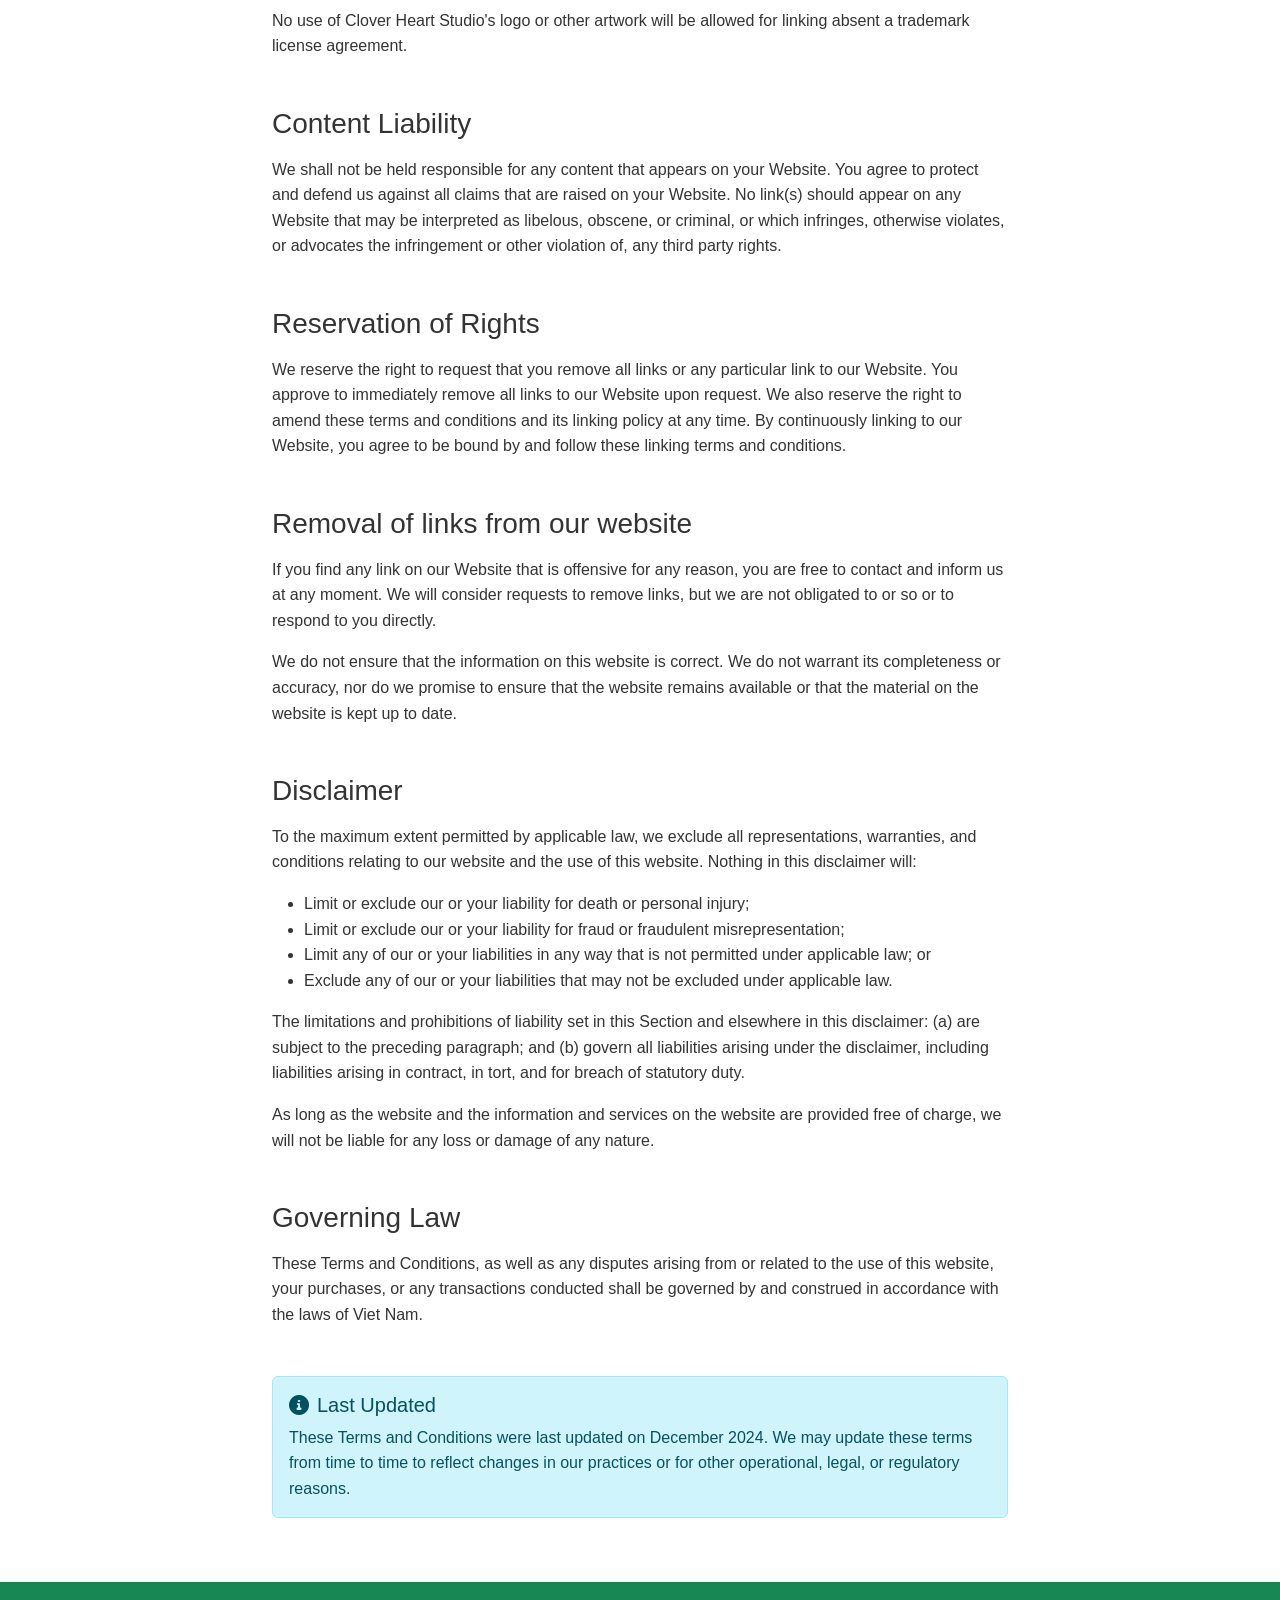
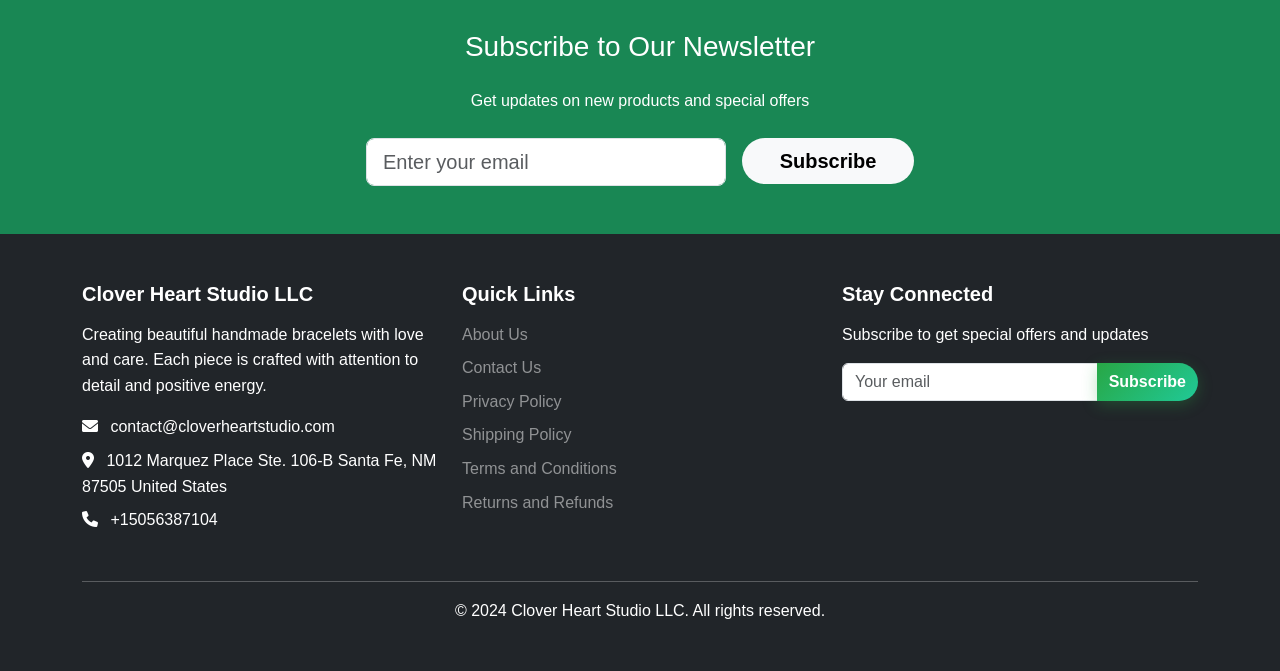
<file: terms-conditions.html>
<!DOCTYPE html>
<html lang="en">
<head>
    <meta charset="UTF-8">
    <meta name="viewport" content="width=device-width, initial-scale=1.0">
    <title>Terms and Conditions - Clover Heart Studio LLC</title>
    <link href="https://cdn.jsdelivr.net/npm/bootstrap@5.3.0/dist/css/bootstrap.min.css" rel="stylesheet">
    <link href="https://cdnjs.cloudflare.com/ajax/libs/font-awesome/6.0.0/css/all.min.css" rel="stylesheet">
    <link href="styles.css" rel="stylesheet">
</head>
<body>
    <!-- Navigation -->
    <nav class="navbar navbar-expand-lg navbar-light bg-white shadow-sm sticky-top">
        <div class="container">
            <a class="navbar-brand fw-bold" href="index.html">
                <i class="fas fa-clover text-success me-2"></i>Clover Heart Studio
            </a>
            <button class="navbar-toggler" type="button" data-bs-toggle="collapse" data-bs-target="#navbarNav">
                <span class="navbar-toggler-icon"></span>
            </button>
            <div class="collapse navbar-collapse" id="navbarNav">
                <ul class="navbar-nav mx-auto">
                    <li class="nav-item">
                        <a class="nav-link" href="index.html">Home</a>
                    </li>
                    <li class="nav-item">
                        <a class="nav-link" href="products.html">Products</a>
                    </li>
                    <li class="nav-item">
                        <a class="nav-link" href="about.html">About Us</a>
                    </li>
                    <li class="nav-item">
                        <a class="nav-link" href="contact.html">Contact Us</a>
                    </li>
                </ul>
                <div class="d-flex">
                    <a href="cart.html" class="btn btn-outline-success position-relative">
                        <i class="fas fa-shopping-cart"></i> Cart
                        <span class="position-absolute top-0 start-100 translate-middle badge rounded-pill bg-danger" id="cart-count">0</span>
                    </a>
                </div>
            </div>
        </div>
    </nav>

    <!-- Page Header -->
    <section class="py-5 bg-light">
        <div class="container">
            <div class="text-center">
                <h1 class="display-4 fw-bold">Terms and Conditions</h1>
                <p class="lead text-muted">Rules and regulations for using our website</p>
            </div>
        </div>
    </section>

    <!-- Terms and Conditions Content -->
    <section class="py-5">
        <div class="container">
            <div class="row">
                <div class="col-lg-8 mx-auto">
                    <div class="terms-content">
                        <p class="lead">Welcome to Clover Heart Studio!</p>
                        
                        <p>These terms and conditions outline the rules and regulations for the use of Clover Heart Studio's Website, located at https://cloverheartstudio.com.</p>
                        
                        <p>By accessing this website, we assume you accept these terms and conditions. Do not continue to use Clover Heart Studio if you do not agree to take all of the terms and conditions stated on this page.</p>

                        <h3 class="mt-5 mb-3">Cookies</h3>
                        <p>The website uses cookies to help personalize your online experience. By accessing Clover Heart Studio, you agreed to use the required cookies.</p>
                        
                        <p>A cookie is a text file that is placed on your hard disk by a web page server. Cookies cannot be used to run programs or deliver viruses to your computer. Cookies are uniquely assigned to you and can only be read by a web server in the domain that issued the cookie to you.</p>
                        
                        <p>We may use cookies to collect, store, and track information for statistical or marketing purposes to operate our website. You have the ability to accept or decline optional Cookies. There are some required Cookies that are necessary for the operation of our website. These cookies do not require your consent as they always work. Please keep in mind that by accepting required Cookies, you also accept third-party Cookies, which might be used via third-party provided services if you use such services on our website, for example, a video display window provided by third parties and integrated into our website.</p>

                        <h3 class="mt-5 mb-3">License</h3>
                        <p>Unless otherwise stated, Clover Heart Studio and/or its licensors own the intellectual property rights for all material on Clover Heart Studio. All intellectual property rights are reserved. You may access this from Clover Heart Studio for your own personal use subjected to restrictions set in these terms and conditions.</p>
                        
                        <p>You must not:</p>
                        <ul>
                            <li>Copy or republish material from Clover Heart Studio</li>
                            <li>Sell, rent, or sub-license material from Clover Heart Studio</li>
                            <li>Reproduce, duplicate or copy material from Clover Heart Studio</li>
                            <li>Redistribute content from Clover Heart Studio</li>
                        </ul>
                        
                        <p>This Agreement shall begin on the date hereof.</p>

                        <h3 class="mt-5 mb-3">Comments</h3>
                        <p>Parts of this website offer users an opportunity to post and exchange opinions and information in certain areas of the website. Clover Heart Studio does not filter, edit, publish or review Comments before their presence on the website. Comments do not reflect the views and opinions of Clover Heart Studio, its agents, and/or affiliates. Comments reflect the views and opinions of the person who posts their views and opinions. To the extent permitted by applicable laws, Clover Heart Studio shall not be liable for the Comments or any liability, damages, or expenses caused and/or suffered as a result of any use of and/or posting of and/or appearance of the Comments on this website.</p>
                        
                        <p>Clover Heart Studio reserves the right to monitor all Comments and remove any Comments that can be considered inappropriate, offensive, or causes breach of these Terms and Conditions.</p>
                        
                        <p>You warrant and represent that:</p>
                        <ul>
                            <li>You are entitled to post the Comments on our website and have all necessary licenses and consents to do so;</li>
                            <li>The Comments do not invade any intellectual property right, including without limitation copyright, patent, or trademark of any third party;</li>
                            <li>The Comments do not contain any defamatory, libelous, offensive, indecent, or otherwise unlawful material, which is an invasion of privacy.</li>
                            <li>The Comments will not be used to solicit or promote business or custom or present commercial activities or unlawful activity.</li>
                        </ul>
                        
                        <p>You hereby grant Clover Heart Studio a non-exclusive license to use, reproduce, edit and authorize others to use, reproduce and edit any of your Comments in any and all forms, formats, or media.</p>

                        <h3 class="mt-5 mb-3">Hyperlinking to our Content</h3>
                        <p>The following organizations may link to our Website without prior written approval:</p>
                        <ul>
                            <li>Government agencies;</li>
                            <li>Search engines;</li>
                            <li>News organizations;</li>
                            <li>Online directory distributors may link to our Website in the same manner as they hyperlink to the Websites of other listed businesses; and</li>
                            <li>System-wide Accredited Businesses except soliciting non-profit organizations, charity shopping malls, and charity fundraising groups which may not hyperlink to our Web site.</li>
                        </ul>
                        
                        <p>These organizations may link to our home page, to publications, or to other Website information so long as the link: (a) is not in any way deceptive; (b) does not falsely imply sponsorship, endorsement, or approval of the linking party and its products and/or services; and (c) fits within the context of the linking party's site.</p>
                        
                        <p>We may consider and approve other link requests from the following types of organizations:</p>
                        <ul>
                            <li>Commonly-known consumer and/or business information sources;</li>
                            <li>Dot.com community sites;</li>
                            <li>Associations or other groups representing charities;</li>
                            <li>Online directory distributors;</li>
                            <li>Internet portals;</li>
                            <li>Accounting, law, and consulting firms; and</li>
                            <li>Educational institutions and trade associations.</li>
                        </ul>
                        
                        <p>We will approve link requests from these organizations if we decide that: (a) the link would not make us look unfavorably to ourselves or to our accredited businesses; (b) the organization does not have any negative records with us; (c) the benefit to us from the visibility of the hyperlink compensates the absence of Clover Heart Studio; and (d) the link is in the context of general resource information.</p>
                        
                        <p>These organizations may link to our home page so long as the link: (a) is not in any way deceptive; (b) does not falsely imply sponsorship, endorsement, or approval of the linking party and its products or services; and (c) fits within the context of the linking party's site.</p>
                        
                        <p>If you are one of the organizations listed in paragraph 2 above and are interested in linking to our website, you must inform us by sending an e-mail to Clover Heart Studio. Please include your name, your organization name, contact information as well as the URL of your site, a list of any URLs from which you intend to link to our Website, and a list of the URLs on our site to which you would like to link. Wait 2-3 weeks for a response.</p>
                        
                        <p>Approved organizations may hyperlink to our Website as follows:</p>
                        <ul>
                            <li>By use of our corporate name; or</li>
                            <li>By use of the uniform resource locator being linked to; or</li>
                            <li>Using any other description of our Website being linked to that makes sense within the context and format of content on the linking party's site.</li>
                        </ul>
                        
                        <p>No use of Clover Heart Studio's logo or other artwork will be allowed for linking absent a trademark license agreement.</p>

                        <h3 class="mt-5 mb-3">Content Liability</h3>
                        <p>We shall not be held responsible for any content that appears on your Website. You agree to protect and defend us against all claims that are raised on your Website. No link(s) should appear on any Website that may be interpreted as libelous, obscene, or criminal, or which infringes, otherwise violates, or advocates the infringement or other violation of, any third party rights.</p>

                        <h3 class="mt-5 mb-3">Reservation of Rights</h3>
                        <p>We reserve the right to request that you remove all links or any particular link to our Website. You approve to immediately remove all links to our Website upon request. We also reserve the right to amend these terms and conditions and its linking policy at any time. By continuously linking to our Website, you agree to be bound by and follow these linking terms and conditions.</p>

                        <h3 class="mt-5 mb-3">Removal of links from our website</h3>
                        <p>If you find any link on our Website that is offensive for any reason, you are free to contact and inform us at any moment. We will consider requests to remove links, but we are not obligated to or so or to respond to you directly.</p>
                        
                        <p>We do not ensure that the information on this website is correct. We do not warrant its completeness or accuracy, nor do we promise to ensure that the website remains available or that the material on the website is kept up to date.</p>

                        <h3 class="mt-5 mb-3">Disclaimer</h3>
                        <p>To the maximum extent permitted by applicable law, we exclude all representations, warranties, and conditions relating to our website and the use of this website. Nothing in this disclaimer will:</p>
                        <ul>
                            <li>Limit or exclude our or your liability for death or personal injury;</li>
                            <li>Limit or exclude our or your liability for fraud or fraudulent misrepresentation;</li>
                            <li>Limit any of our or your liabilities in any way that is not permitted under applicable law; or</li>
                            <li>Exclude any of our or your liabilities that may not be excluded under applicable law.</li>
                        </ul>
                        
                        <p>The limitations and prohibitions of liability set in this Section and elsewhere in this disclaimer: (a) are subject to the preceding paragraph; and (b) govern all liabilities arising under the disclaimer, including liabilities arising in contract, in tort, and for breach of statutory duty.</p>
                        
                        <p>As long as the website and the information and services on the website are provided free of charge, we will not be liable for any loss or damage of any nature.</p>

                        <h3 class="mt-5 mb-3">Governing Law</h3>
                        <p>These Terms and Conditions, as well as any disputes arising from or related to the use of this website, your purchases, or any transactions conducted shall be governed by and construed in accordance with the laws of Viet Nam.</p>

                        <div class="alert alert-info mt-5">
                            <h5><i class="fas fa-info-circle me-2"></i>Last Updated</h5>
                            <p class="mb-0">These Terms and Conditions were last updated on December 2024. We may update these terms from time to time to reflect changes in our practices or for other operational, legal, or regulatory reasons.</p>
                        </div>
                    </div>
                </div>
            </div>
        </div>
    </section>

    <!-- Newsletter -->
    <section class="py-5 bg-success text-white">
        <div class="container">
            <div class="row">
                <div class="col-lg-8 mx-auto text-center">
                    <h3 class="mb-4">Subscribe to Our Newsletter</h3>
                    <p class="mb-4">Get updates on new products and special offers</p>
                    <form class="row g-3 justify-content-center" id="newsletter-form">
                        <div class="col-md-6">
                            <input type="email" class="form-control form-control-lg" placeholder="Enter your email" required>
                        </div>
                        <div class="col-md-3">
                            <button type="submit" class="btn btn-light btn-lg w-100">Subscribe</button>
                        </div>
                    </form>
                </div>
            </div>
        </div>
    </section>

    <!-- Footer -->
    <footer class="bg-dark text-white py-5">
        <div class="container">
            <div class="row">
                <div class="col-lg-4 mb-4">
                    <h5 class="fw-bold mb-3">Clover Heart Studio LLC</h5>
                    <p class="mb-3">Creating beautiful handmade bracelets with love and care. Each piece is crafted with attention to detail and positive energy.</p>
                    <div class="contact-info">
                        <p class="mb-2"><i class="fas fa-envelope me-2"></i> contact@cloverheartstudio.com</p>
                        <p class="mb-2"><i class="fas fa-map-marker-alt me-2"></i> 1012 Marquez Place Ste. 106-B Santa Fe, NM 87505 United States</p>
                        <p class="mb-2"><i class="fas fa-phone me-2"></i> +15056387104</p>
                    </div>
                </div>
                <div class="col-lg-4 mb-4">
                    <h5 class="fw-bold mb-3">Quick Links</h5>
                    <ul class="list-unstyled">
                        <li class="mb-2"><a href="about.html" class="text-white-50 text-decoration-none">About Us</a></li>
                        <li class="mb-2"><a href="contact.html" class="text-white-50 text-decoration-none">Contact Us</a></li>
                        <li class="mb-2"><a href="privacy-policy.html" class="text-white-50 text-decoration-none">Privacy Policy</a></li>
                        <li class="mb-2"><a href="shipping-policy.html" class="text-white-50 text-decoration-none">Shipping Policy</a></li>
                        <li class="mb-2"><a href="terms-conditions.html" class="text-white-50 text-decoration-none">Terms and Conditions</a></li>
                        <li class="mb-2"><a href="returns-refunds.html" class="text-white-50 text-decoration-none">Returns and Refunds</a></li>
                    </ul>
                </div>
                <div class="col-lg-4 mb-4">
                    <h5 class="fw-bold mb-3">Stay Connected</h5>
                    <p class="mb-3">Subscribe to get special offers and updates</p>
                    <form class="newsletter-form" id="footer-newsletter-form">
                        <div class="input-group mb-3">
                            <input type="email" class="form-control" placeholder="Your email" required>
                            <button class="btn btn-success" type="submit">Subscribe</button>
                        </div>
                    </form>
                </div>
            </div>
            <hr class="bg-white-50">
            <div class="text-center">
                <p class="mb-0">&copy; 2024 Clover Heart Studio LLC. All rights reserved.</p>
            </div>
        </div>
    </footer>

    <script src="https://cdn.jsdelivr.net/npm/bootstrap@5.3.0/dist/js/bootstrap.bundle.min.js"></script>
    <script src="script.js"></script>
</body>
</html>
</file>
<file: styles.css>
/* Custom Styles for Clover Heart Studio - Modern Layout */

/* General Styles */
body {
    font-family: 'Segoe UI', Tahoma, Geneva, Verdana, sans-serif;
    line-height: 1.6;
    color: #333;
    overflow-x: hidden;
}

/* Modern Hero Section */
.hero-modern {
    background: linear-gradient(135deg, #667eea 0%, #764ba2 100%);
    position: relative;
}

.hero-background {
    background: url('Products/3/main-image-2.jpeg') center/cover;
    position: absolute;
    top: 0;
    left: 0;
    right: 0;
    bottom: 0;
}

.hero-overlay {
    background: linear-gradient(135deg, rgba(40, 167, 69, 0.9) 0%, rgba(32, 201, 151, 0.8) 100%);
    position: absolute;
    top: 0;
    left: 0;
    right: 0;
    bottom: 0;
}

.hero-title {
    font-size: 3.5rem;
    font-weight: 800;
    line-height: 1.2;
    margin-bottom: 1.5rem;
    animation: fadeInUp 1s ease-out;
}

.hero-subtitle {
    font-size: 1.25rem;
    margin-bottom: 2rem;
    animation: fadeInUp 1s ease-out 0.2s;
    animation-fill-mode: both;
}

.hero-badge {
    animation: fadeInUp 1s ease-out 0.4s;
    animation-fill-mode: both;
}

.hero-stats {
    animation: fadeInUp 1s ease-out 0.6s;
    animation-fill-mode: both;
}

.hero-buttons {
    animation: fadeInUp 1s ease-out 0.8s;
    animation-fill-mode: both;
}

.stat-item h3 {
    font-size: 2.5rem;
    font-weight: 700;
    margin-bottom: 0.5rem;
}

/* Hero Showcase Images */
.hero-showcase {
    position: relative;
    height: 600px;
}

.showcase-grid {
    position: relative;
    height: 100%;
}

.showcase-main {
    position: absolute;
    top: 50%;
    left: 50%;
    transform: translate(-50%, -50%);
    z-index: 3;
}

.main-image {
    width: 300px;
    height: 300px;
    object-fit: cover;
    border: 5px solid rgba(255, 255, 255, 0.2);
    animation: float 6s ease-in-out infinite;
}

.showcase-floating {
    position: absolute;
    top: 20%;
    right: 10%;
    z-index: 2;
}

.floating-image-1 {
    width: 180px;
    height: 180px;
    object-fit: cover;
    animation: float 4s ease-in-out infinite 1s;
    animation-fill-mode: both;
}

.showcase-floating-2 {
    position: absolute;
    bottom: 20%;
    left: 5%;
    z-index: 1;
}

.floating-image-2 {
    width: 150px;
    height: 150px;
    object-fit: cover;
    animation: float 5s ease-in-out infinite 2s;
    animation-fill-mode: both;
}

/* Scroll Indicator */
.scroll-indicator {
    text-align: center;
    animation: bounce 2s infinite;
}

.scroll-mouse {
    width: 30px;
    height: 50px;
    border: 2px solid rgba(255, 255, 255, 0.5);
    border-radius: 15px;
    position: relative;
    margin: 0 auto;
}

.scroll-wheel {
    width: 4px;
    height: 10px;
    background: white;
    border-radius: 2px;
    position: absolute;
    top: 10px;
    left: 50%;
    transform: translateX(-50%);
    animation: scroll 2s infinite;
}

/* Section Styles */
.py-7 {
    padding-top: 5rem !important;
    padding-bottom: 5rem !important;
}

.bg-gradient-light {
    background: linear-gradient(135deg, #f8f9fa 0%, #e9ecef 100%);
}

.bg-gradient-success {
    background: linear-gradient(135deg, #28a745 0%, #20c997 100%);
}

.section-badge {
    animation: fadeInUp 0.6s ease-out;
}

/* Modern Product Cards */
.product-card {
    border: none;
    border-radius: 20px;
    overflow: hidden;
    transition: all 0.4s cubic-bezier(0.175, 0.885, 0.32, 1.275);
    box-shadow: 0 10px 30px rgba(0,0,0,0.1);
    background: white;
    height: 100%;
}

.product-card:hover {
    transform: translateY(-10px) scale(1.02);
    box-shadow: 0 20px 40px rgba(0,0,0,0.15);
}

.product-card .product-image {
    height: 280px;
    overflow: hidden;
    position: relative;
}

.product-card .product-image img {
    width: 100%;
    height: 100%;
    object-fit: cover;
    transition: transform 0.6s cubic-bezier(0.175, 0.885, 0.32, 1.275);
}

.product-card:hover .product-image img {
    transform: scale(1.1);
}

.product-card .card-body {
    padding: 2rem;
}

.product-card .product-title {
    font-size: 1.25rem;
    font-weight: 700;
    color: #2c3e50;
    margin-bottom: 1rem;
    line-height: 1.4;
}

.product-card .product-price {
    font-size: 1.5rem;
    font-weight: 800;
    color: #28a745;
    margin-bottom: 1rem;
}

.product-card .product-old-price {
    text-decoration: line-through;
    color: #6c757d;
    font-size: 1.1rem;
    margin-left: 0.5rem;
}

.product-card .product-badge {
    position: absolute;
    top: 15px;
    right: 15px;
    z-index: 10;
    font-weight: 600;
    padding: 0.5rem 1rem;
}

/* About Section */
.about-image {
    position: relative;
}

.about-badge {
    top: 20px;
    left: 20px;
    z-index: 2;
}

.feature-icon {
    width: 50px;
    height: 50px;
    display: flex;
    align-items: center;
    justify-content: center;
    font-size: 1.25rem;
}

.feature-item {
    transition: transform 0.3s ease;
}

.feature-item:hover {
    transform: translateX(5px);
}

/* Newsletter Card */
.newsletter-card {
    border: none;
    transition: transform 0.3s ease;
}

.newsletter-card:hover {
    transform: translateY(-5px);
}

.icon-circle {
    width: 80px;
    height: 80px;
    display: flex;
    align-items: center;
    justify-content: center;
}

/* Modern Footer */
.footer-link {
    transition: all 0.3s ease;
    padding: 0.25rem 0;
}

.footer-link:hover {
    color: #28a745 !important;
    transform: translateX(5px);
}

.social-link {
    transition: all 0.3s ease;
    display: inline-block;
}

.social-link:hover {
    color: #28a745 !important;
    transform: translateY(-3px);
}

.bg-white-10 {
    background-color: rgba(255, 255, 255, 0.1) !important;
}

/* Modern Navigation */
.navbar.bg-transparent {
    background: transparent !important;
    transition: all 0.3s ease;
}

.navbar.bg-transparent.scrolled {
    background: rgba(255, 255, 255, 0.95) !important;
    backdrop-filter: blur(10px);
}

.navbar.bg-transparent.scrolled .navbar-brand,
.navbar.bg-transparent.scrolled .nav-link {
    color: #2c3e50 !important;
}

.navbar.bg-transparent.scrolled .btn-outline-light {
    border-color: #28a745;
    color: #28a745;
}

/* Buttons */
.btn {
    border-radius: 50px;
    font-weight: 600;
    transition: all 0.3s cubic-bezier(0.175, 0.885, 0.32, 1.275);
    border: none;
    position: relative;
    overflow: hidden;
}

.btn::before {
    content: '';
    position: absolute;
    top: 0;
    left: -100%;
    width: 100%;
    height: 100%;
    background: linear-gradient(90deg, transparent, rgba(255, 255, 255, 0.2), transparent);
    transition: left 0.5s;
}

.btn:hover::before {
    left: 100%;
}

.btn-success {
    background: linear-gradient(135deg, #28a745 0%, #20c997 100%);
    box-shadow: 0 4px 15px rgba(40, 167, 69, 0.3);
}

.btn-success:hover {
    background: linear-gradient(135deg, #218838 0%, #1e7e34 100%);
    transform: translateY(-2px);
    box-shadow: 0 8px 25px rgba(40, 167, 69, 0.4);
}

.btn-outline-light {
    border: 2px solid rgba(255, 255, 255, 0.5);
    color: white;
}

.btn-outline-light:hover {
    background: white;
    color: #28a745;
    border-color: white;
}

/* Animations */
@keyframes fadeInUp {
    from {
        opacity: 0;
        transform: translateY(50px);
    }
    to {
        opacity: 1;
        transform: translateY(0);
    }
}

@keyframes float {
    0%, 100% {
        transform: translateY(0px);
    }
    50% {
        transform: translateY(-20px);
    }
}

@keyframes bounce {
    0%, 20%, 50%, 80%, 100% {
        transform: translateY(0);
    }
    40% {
        transform: translateY(-10px);
    }
    60% {
        transform: translateY(-5px);
    }
}

@keyframes scroll {
    0% {
        opacity: 1;
        top: 10px;
    }
    100% {
        opacity: 0;
        top: 25px;
    }
}

/* Responsive Design */
@media (max-width: 768px) {
    .hero-title {
        font-size: 2.5rem;
    }
    
    .hero-subtitle {
        font-size: 1.1rem;
    }
    
    .hero-showcase {
        height: 400px;
        margin-top: 3rem;
    }
    
    .main-image {
        width: 200px;
        height: 200px;
    }
    
    .floating-image-1 {
        width: 120px;
        height: 120px;
    }
    
    .floating-image-2 {
        width: 100px;
        height: 100px;
    }
    
    .showcase-floating {
        top: 10%;
        right: 5%;
    }
    
    .showcase-floating-2 {
        bottom: 10%;
        left: 10%;
    }
    
    .product-card .product-image {
        height: 220px;
    }
    
    .product-card .card-body {
        padding: 1.5rem;
    }
}

@media (max-width: 576px) {
    .hero-title {
        font-size: 2rem;
    }
    
    .hero-buttons .btn {
        width: 100%;
        margin-bottom: 0.5rem;
    }
    
    .newsletter-form .col-md-8,
    .newsletter-form .col-md-4 {
        flex: 0 0 100%;
        max-width: 100%;
    }
    
    .newsletter-form .col-md-4 {
        margin-top: 0.5rem;
    }
}

/* Loading States */
.spinner {
    border: 3px solid #f3f3f3;
    border-top: 3px solid #28a745;
    border-radius: 50%;
    width: 40px;
    height: 40px;
    animation: spin 1s linear infinite;
    margin: 20px auto;
}

@keyframes spin {
    0% { transform: rotate(0deg); }
    100% { transform: rotate(360deg); }
}

/* Success/Error Messages */
.alert-success {
    background: linear-gradient(135deg, #d4edda 0%, #c3e6cb 100%);
    border: none;
    border-radius: 15px;
    color: #155724;
}

.alert-danger {
    background: linear-gradient(135deg, #f8d7da 0%, #f5c6cb 100%);
    border: none;
    border-radius: 15px;
    color: #721c24;
}

/* Custom Scrollbar */
::-webkit-scrollbar {
    width: 12px;
}

::-webkit-scrollbar-track {
    background: #f1f1f1;
}

::-webkit-scrollbar-thumb {
    background: linear-gradient(135deg, #28a745 0%, #20c997 100%);
    border-radius: 6px;
}

::-webkit-scrollbar-thumb:hover {
    background: linear-gradient(135deg, #218838 0%, #1e7e34 100%);
}
</file>
